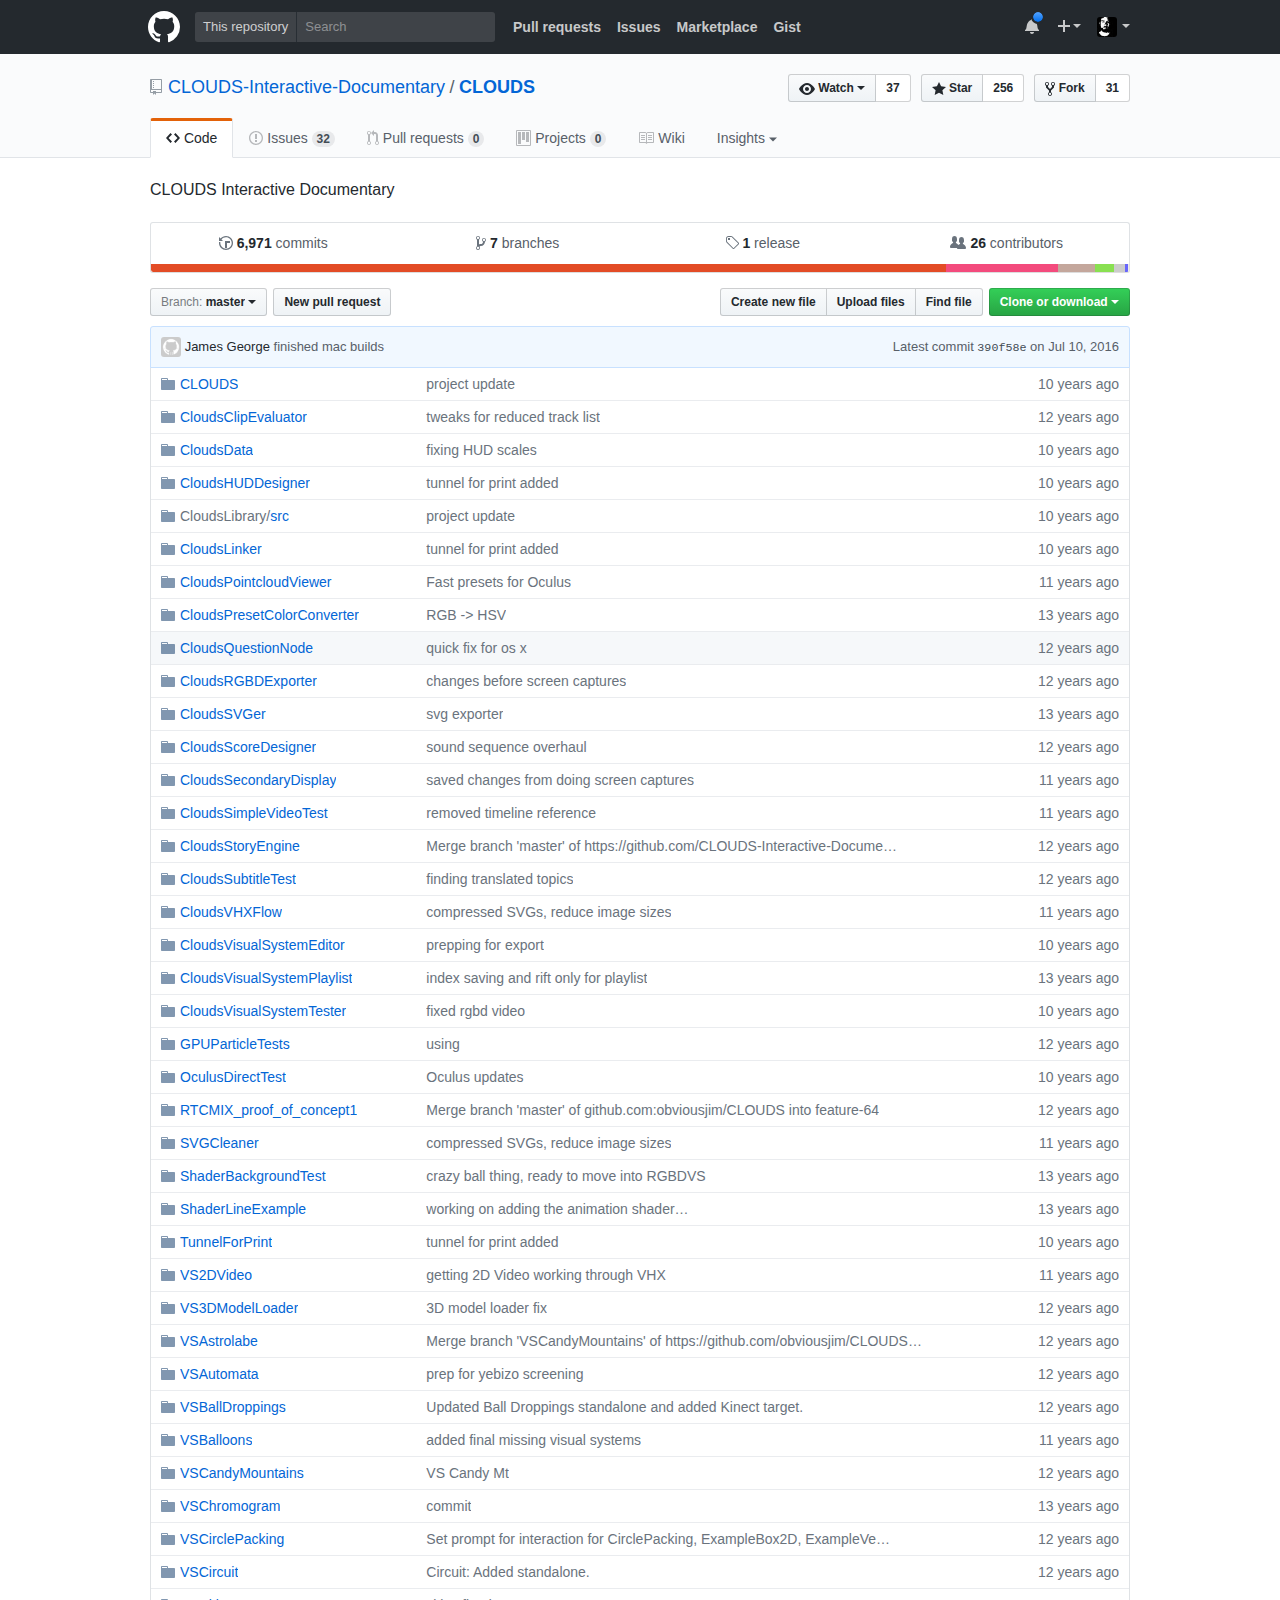
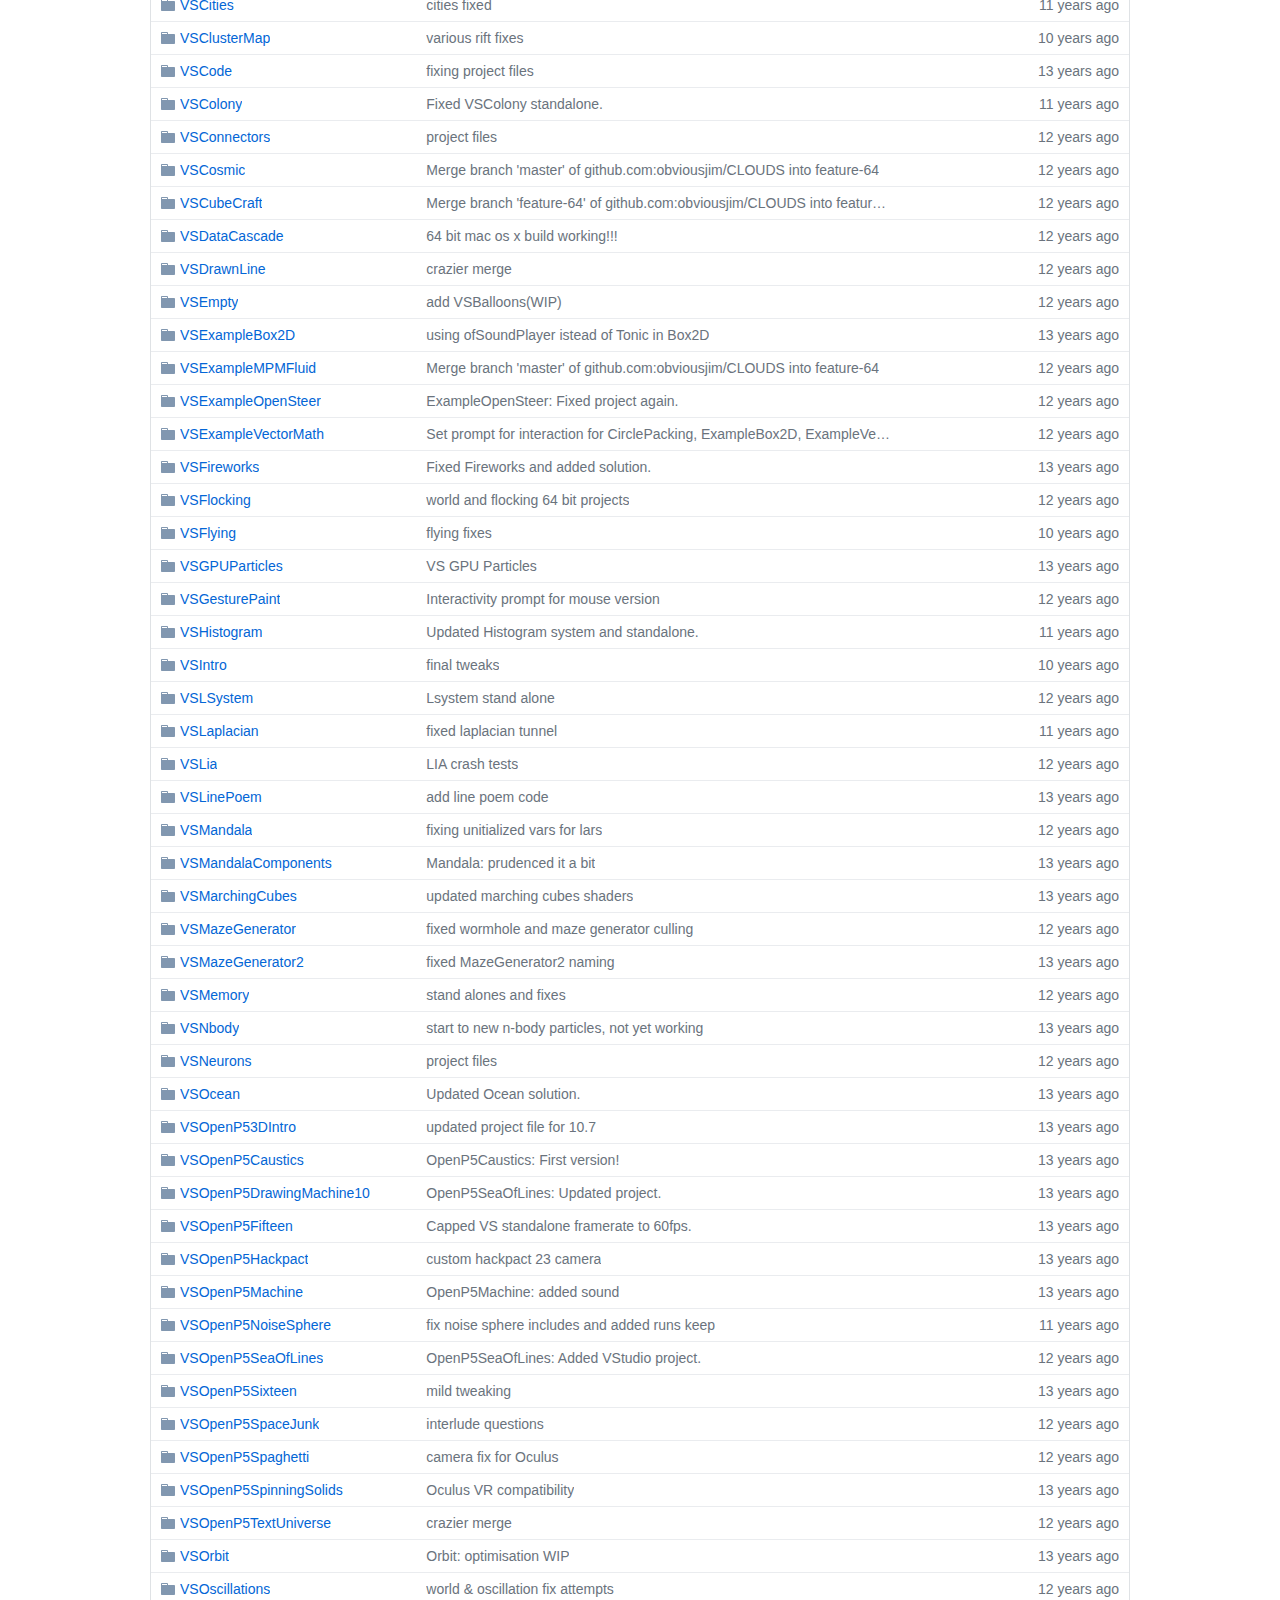
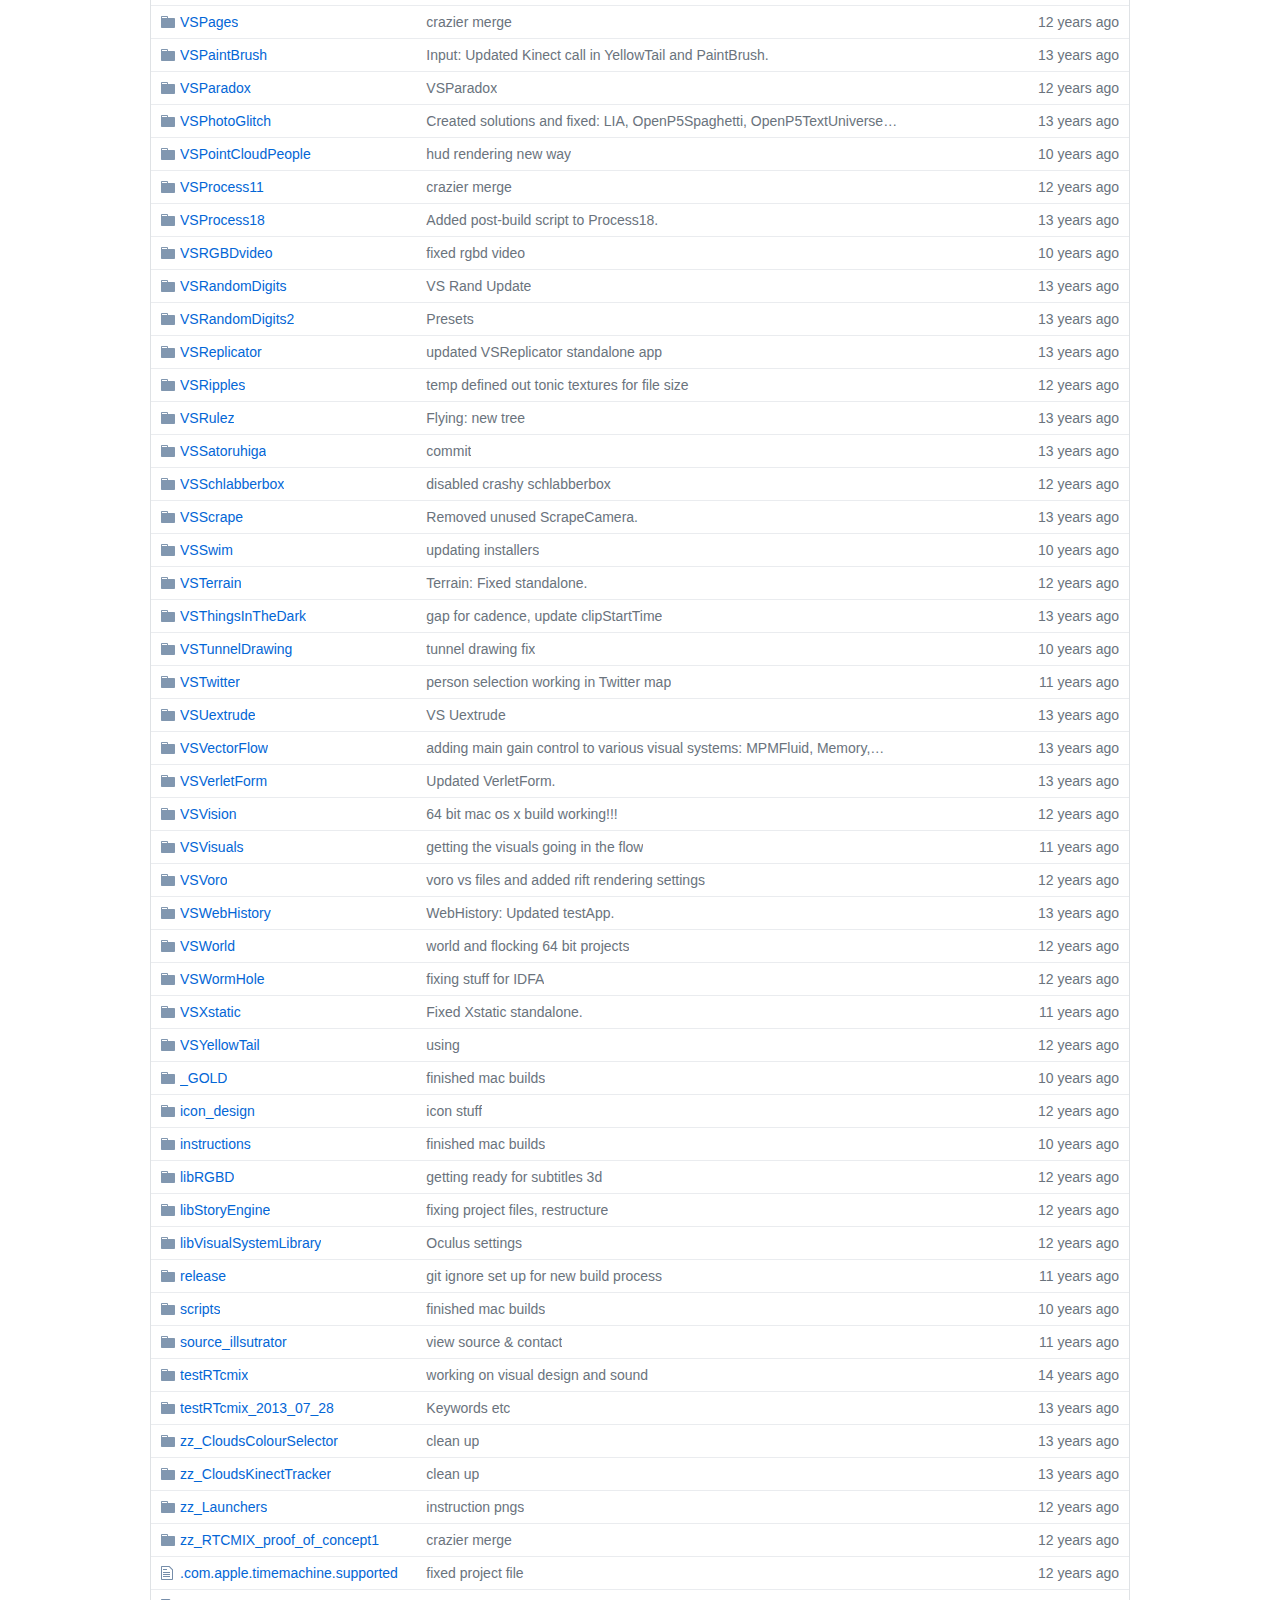
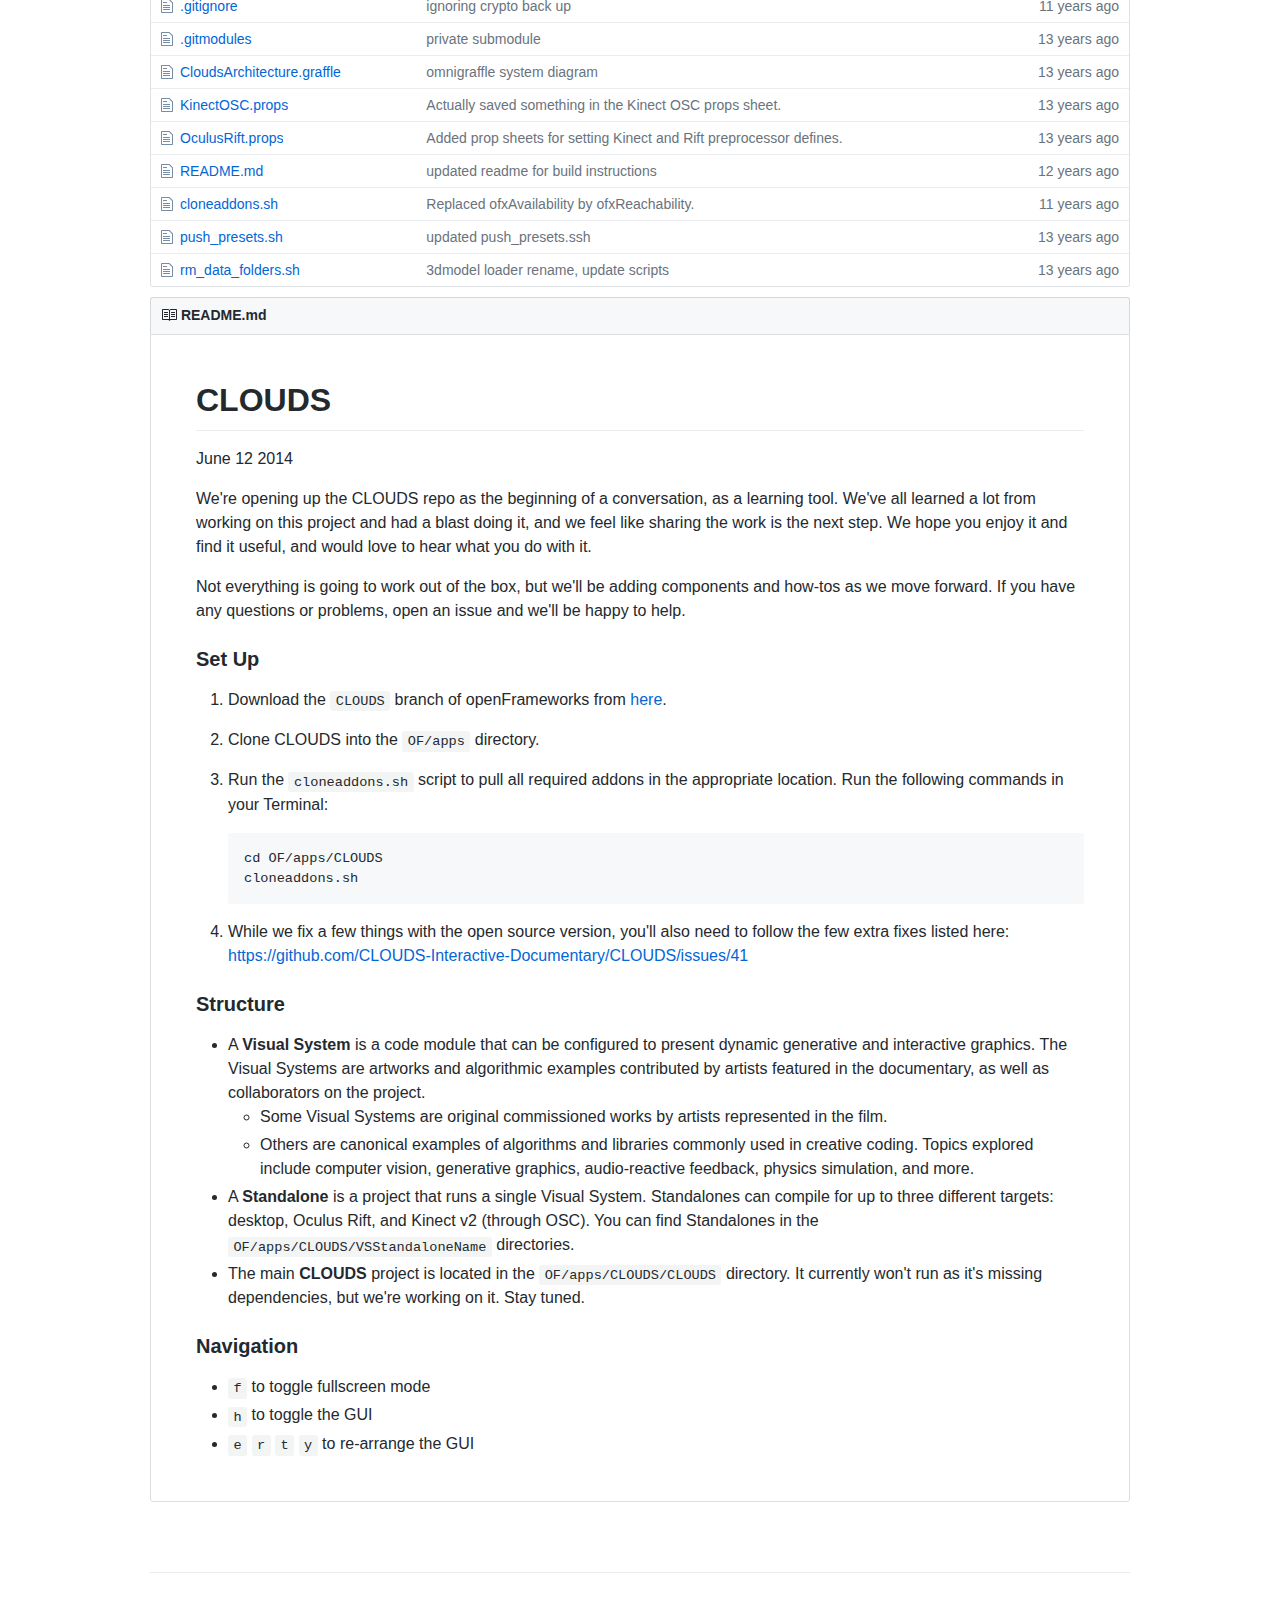
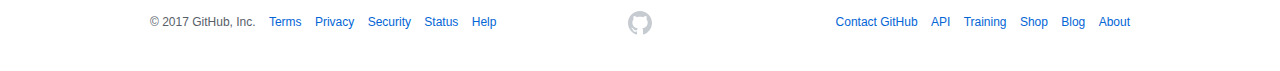
<file: docs/clouds.html>
<!DOCTYPE html>
<!-- saved from url=(0056)https://github.com/CLOUDS-Interactive-Documentary/CLOUDS -->
<html lang="en"><head><meta http-equiv="Content-Type" content="text/html; charset=UTF-8">
    
  <link rel="dns-prefetch" href="https://assets-cdn.github.com/">
  <link rel="dns-prefetch" href="https://avatars0.githubusercontent.com/">
  <link rel="dns-prefetch" href="https://avatars1.githubusercontent.com/">
  <link rel="dns-prefetch" href="https://avatars2.githubusercontent.com/">
  <link rel="dns-prefetch" href="https://avatars3.githubusercontent.com/">
  <link rel="dns-prefetch" href="https://github-cloud.s3.amazonaws.com/">
  <link rel="dns-prefetch" href="https://user-images.githubusercontent.com/">



  <link crossorigin="anonymous" href="./clouds_files/frameworks-e04a23d39bf81b7db3c635177756ef51bc171feb440be9e174933c6eb56382da.css" integrity="sha256-4Eoj05v4G32zxjUXd1bvUbwXH+tEC+nhdJM8brVjgto=" media="all" rel="stylesheet">
  <link crossorigin="anonymous" href="./clouds_files/github-df2cdfc6957e3fbd42155d8b95bb109f6d4e35768227a2401b9b6ea5bfb88e83.css" integrity="sha256-3yzfxpV+P71CFV2LlbsQn21ONXaCJ6JAG5tupb+4joM=" media="all" rel="stylesheet">
  
  
  
  

  <meta name="viewport" content="width=device-width">
  
  <title>CLOUDS-Interactive-Documentary/CLOUDS: CLOUDS Interactive Documentary</title>
  <link rel="search" type="application/opensearchdescription+xml" href="https://github.com/opensearch.xml" title="GitHub">
  <link rel="fluid-icon" href="https://github.com/fluidicon.png" title="GitHub">
  <meta property="fb:app_id" content="1401488693436528">

    
    <meta content="https://avatars1.githubusercontent.com/u/5069000?v=3&amp;s=400" property="og:image"><meta content="GitHub" property="og:site_name"><meta content="object" property="og:type"><meta content="CLOUDS-Interactive-Documentary/CLOUDS" property="og:title"><meta content="https://github.com/CLOUDS-Interactive-Documentary/CLOUDS" property="og:url"><meta content="CLOUDS Interactive Documentary" property="og:description">

  <link rel="assets" href="https://assets-cdn.github.com/">
  <link rel="web-socket" href="wss://live.github.com/_sockets/VjI6MTg0ODQzNDg4OjAyMmU2NzhiZTdiNDA0YjRhMzI4ZDJmZDk2NjY2NGE3ZmMxMWZkYzUyYjQ1MGE2ZDBlMjA2Yzc4NWUyMzRkNzE=--5015c8144917874e372c6949e80981c29f1598b3">
  <meta name="pjax-timeout" content="1000">
  <link rel="sudo-modal" href="https://github.com/sessions/sudo_modal">
  <meta name="request-id" content="C8FE:260F8:7110A39:A17BB16:595D121D" data-pjax-transient="">
  

  <meta name="selected-link" value="repo_source" data-pjax-transient="">

  <meta name="google-site-verification" content="KT5gs8h0wvaagLKAVWq8bbeNwnZZK1r1XQysX3xurLU">
<meta name="google-site-verification" content="ZzhVyEFwb7w3e0-uOTltm8Jsck2F5StVihD0exw2fsA">
    <meta name="google-analytics" content="UA-3769691-2">

<meta content="collector.githubapp.com" name="octolytics-host"><meta content="github" name="octolytics-app-id"><meta content="https://collector.githubapp.com/github-external/browser_event" name="octolytics-event-url"><meta content="C8FE:260F8:7110A39:A17BB16:595D121D" name="octolytics-dimension-request_id"><meta content="iad" name="octolytics-dimension-region_edge"><meta content="iad" name="octolytics-dimension-region_render"><meta content="2406897" name="octolytics-actor-id"><meta content="michaelpalumbo" name="octolytics-actor-login"><meta content="720e37a6df46f4b21d6b7cefc7ba5dbfbbc3fd5930fb9c20f985936a64243bfe" name="octolytics-actor-hash">
<meta content="/&lt;user-name&gt;/&lt;repo-name&gt;" data-pjax-transient="true" name="analytics-location">




  <meta class="js-ga-set" name="dimension1" content="Logged In">


  

      <meta name="hostname" content="github.com">
  <meta name="user-login" content="michaelpalumbo">

      <meta name="expected-hostname" content="github.com">
    <meta name="js-proxy-site-detection-payload" content="[base64]">


  <meta name="html-safe-nonce" content="f5ea5a88bce3b6066191dd44d3f1c06060e5b941">

  <meta http-equiv="x-pjax-version" content="5f2a50b25f18037ccf3b270fcbd1ae10">
  

      <link href="https://github.com/CLOUDS-Interactive-Documentary/CLOUDS/commits/master.atom" rel="alternate" title="Recent Commits to CLOUDS:master" type="application/atom+xml">

  <meta name="description" content="CLOUDS Interactive Documentary">
  <meta name="go-import" content="github.com/CLOUDS-Interactive-Documentary/CLOUDS git https://github.com/CLOUDS-Interactive-Documentary/CLOUDS.git">

  <meta content="5069000" name="octolytics-dimension-user_id"><meta content="CLOUDS-Interactive-Documentary" name="octolytics-dimension-user_login"><meta content="20775851" name="octolytics-dimension-repository_id"><meta content="CLOUDS-Interactive-Documentary/CLOUDS" name="octolytics-dimension-repository_nwo"><meta content="true" name="octolytics-dimension-repository_public"><meta content="false" name="octolytics-dimension-repository_is_fork"><meta content="20775851" name="octolytics-dimension-repository_network_root_id"><meta content="CLOUDS-Interactive-Documentary/CLOUDS" name="octolytics-dimension-repository_network_root_nwo"><meta content="false" name="octolytics-dimension-repository_explore_github_marketplace_ci_cta_shown">


    <link rel="canonical" href="https://github.com/CLOUDS-Interactive-Documentary/CLOUDS" data-pjax-transient="">


  <meta name="browser-stats-url" content="https://api.github.com/_private/browser/stats">

  <meta name="browser-errors-url" content="https://api.github.com/_private/browser/errors">

  <link rel="mask-icon" href="https://assets-cdn.github.com/pinned-octocat.svg" color="#000000">
  <link rel="icon" type="image/x-icon" href="https://assets-cdn.github.com/favicon.ico">

<meta name="theme-color" content="#1e2327">


  <meta name="u2f-support" content="true">

  <style id="style-1-cropbar-clipper">/* Copyright 2014 Evernote Corporation. All rights reserved. */
.en-markup-crop-options {
    top: 18px !important;
    left: 50% !important;
    margin-left: -100px !important;
    width: 200px !important;
    border: 2px rgba(255,255,255,.38) solid !important;
    border-radius: 4px !important;
}

.en-markup-crop-options div div:first-of-type {
    margin-left: 0px !important;
}
</style></head>

  <body class="logged-in env-production emoji-size-boost">
    



  <div class="position-relative js-header-wrapper ">
    <a href="https://github.com/CLOUDS-Interactive-Documentary/CLOUDS#start-of-content" tabindex="1" class="bg-black text-white p-3 show-on-focus js-skip-to-content">Skip to content</a>
    <div id="js-pjax-loader-bar" class="pjax-loader-bar"><div class="progress"></div></div>

    
    
    



        
<div class="header" role="banner">
  <div class="container clearfix">
    <a class="header-logo-invertocat" href="https://github.com/" data-hotkey="g d" aria-label="Homepage" data-ga-click="Header, go to dashboard, icon:logo">
  <svg aria-hidden="true" class="octicon octicon-mark-github" height="32" version="1.1" viewBox="0 0 16 16" width="32"><path fill-rule="evenodd" d="M8 0C3.58 0 0 3.58 0 8c0 3.54 2.29 6.53 5.47 7.59.4.07.55-.17.55-.38 0-.19-.01-.82-.01-1.49-2.01.37-2.53-.49-2.69-.94-.09-.23-.48-.94-.82-1.13-.28-.15-.68-.52-.01-.53.63-.01 1.08.58 1.23.82.72 1.21 1.87.87 2.33.66.07-.52.28-.87.51-1.07-1.78-.2-3.64-.89-3.64-3.95 0-.87.31-1.59.82-2.15-.08-.2-.36-1.02.08-2.12 0 0 .67-.21 2.2.82.64-.18 1.32-.27 2-.27.68 0 1.36.09 2 .27 1.53-1.04 2.2-.82 2.2-.82.44 1.1.16 1.92.08 2.12.51.56.82 1.27.82 2.15 0 3.07-1.87 3.75-3.65 3.95.29.25.54.73.54 1.48 0 1.07-.01 1.93-.01 2.2 0 .21.15.46.55.38A8.013 8.013 0 0 0 16 8c0-4.42-3.58-8-8-8z"></path></svg>
</a>


        <div class="header-search scoped-search site-scoped-search js-site-search" role="search">
  <!-- '"` --><!-- </textarea></xmp> --><form accept-charset="UTF-8" action="https://github.com/CLOUDS-Interactive-Documentary/CLOUDS/search" class="js-site-search-form" data-scoped-search-url="/CLOUDS-Interactive-Documentary/CLOUDS/search" data-unscoped-search-url="/search" method="get"><div style="margin:0;padding:0;display:inline"><input name="utf8" type="hidden" value="✓"></div>
    <label class="form-control header-search-wrapper js-chromeless-input-container">
        <a href="https://github.com/CLOUDS-Interactive-Documentary/CLOUDS" class="header-search-scope no-underline">This repository</a>
      <input type="text" class="form-control header-search-input js-site-search-focus js-site-search-field is-clearable" data-hotkey="s" name="q" value="" placeholder="Search" aria-label="Search this repository" data-unscoped-placeholder="Search GitHub" data-scoped-placeholder="Search" autocapitalize="off">
        <input type="hidden" class="js-site-search-type-field" name="type">
    </label>
</form></div>


      <ul class="header-nav float-left" role="navigation">
        <li class="header-nav-item">
          <a href="https://github.com/pulls" aria-label="Pull requests you created" class="js-selected-navigation-item header-nav-link" data-ga-click="Header, click, Nav menu - item:pulls context:user" data-hotkey="g p" data-selected-links="/pulls /pulls/assigned /pulls/mentioned /pulls">
            Pull requests
</a>        </li>
        <li class="header-nav-item">
          <a href="https://github.com/issues" aria-label="Issues you created" class="js-selected-navigation-item header-nav-link" data-ga-click="Header, click, Nav menu - item:issues context:user" data-hotkey="g i" data-selected-links="/issues /issues/assigned /issues/mentioned /issues">
            Issues
</a>        </li>
            <li class="header-nav-item">
              <a href="https://github.com/marketplace" class="js-selected-navigation-item header-nav-link" data-ga-click="Header, click, Nav menu - item:marketplace context:user" data-selected-links=" /marketplace">
                Marketplace
</a>            </li>
          <li class="header-nav-item">
            <a class="header-nav-link" href="https://gist.github.com/" data-ga-click="Header, go to gist, text:gist">Gist</a>
          </li>
      </ul>

    
<ul class="header-nav user-nav float-right" id="user-links">
  <li class="header-nav-item">
    
    <a href="https://github.com/notifications" aria-label="You have unread notifications" class="header-nav-link notification-indicator tooltipped tooltipped-s js-socket-channel js-notification-indicator " data-channel="notification-changed:2406897" data-ga-click="Header, go to notifications, icon:unread" data-hotkey="g n">
        <span class="mail-status unread"></span>
        <svg aria-hidden="true" class="octicon octicon-bell float-left" height="16" version="1.1" viewBox="0 0 14 16" width="14"><path fill-rule="evenodd" d="M14 12v1H0v-1l.73-.58c.77-.77.81-2.55 1.19-4.42C2.69 3.23 6 2 6 2c0-.55.45-1 1-1s1 .45 1 1c0 0 3.39 1.23 4.16 5 .38 1.88.42 3.66 1.19 4.42l.66.58H14zm-7 4c1.11 0 2-.89 2-2H5c0 1.11.89 2 2 2z"></path></svg>
</a>
  </li>

  <li class="header-nav-item dropdown js-menu-container">
    <a class="header-nav-link tooltipped tooltipped-s js-menu-target" href="https://github.com/new" aria-label="Create new…" aria-expanded="false" aria-haspopup="true" data-ga-click="Header, create new, icon:add">
      <svg aria-hidden="true" class="octicon octicon-plus float-left" height="16" version="1.1" viewBox="0 0 12 16" width="12"><path fill-rule="evenodd" d="M12 9H7v5H5V9H0V7h5V2h2v5h5z"></path></svg>
      <span class="dropdown-caret"></span>
    </a>

    <div class="dropdown-menu-content js-menu-content">
      <ul class="dropdown-menu dropdown-menu-sw">
        
<a class="dropdown-item" href="https://github.com/new" data-ga-click="Header, create new repository">
  New repository
</a>

  <a class="dropdown-item" href="https://github.com/new/import" data-ga-click="Header, import a repository">
    Import repository
  </a>

<a class="dropdown-item" href="https://gist.github.com/" data-ga-click="Header, create new gist">
  New gist
</a>

  <a class="dropdown-item" href="https://github.com/organizations/new" data-ga-click="Header, create new organization">
    New organization
  </a>



  <div class="dropdown-divider"></div>
  <div class="dropdown-header">
    <span title="CLOUDS-Interactive-Documentary/CLOUDS">This repository</span>
  </div>
    <a class="dropdown-item" href="https://github.com/CLOUDS-Interactive-Documentary/CLOUDS/issues/new" data-ga-click="Header, create new issue">
      New issue
    </a>

      </ul>
    </div>
  </li>

  <li class="header-nav-item dropdown js-menu-container">
    <a class="header-nav-link name tooltipped tooltipped-sw js-menu-target" href="https://github.com/michaelpalumbo" aria-label="View profile and more" aria-expanded="false" aria-haspopup="true" data-ga-click="Header, show menu, icon:avatar">
      <img alt="@michaelpalumbo" class="avatar" src="./clouds_files/2406897" height="20" width="20">
      <span class="dropdown-caret"></span>
    </a>

    <div class="dropdown-menu-content js-menu-content">
      <div class="dropdown-menu dropdown-menu-sw">
        <div class="dropdown-header header-nav-current-user css-truncate">
          Signed in as <strong class="css-truncate-target">michaelpalumbo</strong>
        </div>

        <div class="dropdown-divider"></div>

        <a class="dropdown-item" href="https://github.com/michaelpalumbo" data-ga-click="Header, go to profile, text:your profile">
          Your profile
        </a>
        <a class="dropdown-item" href="https://github.com/michaelpalumbo?tab=stars" data-ga-click="Header, go to starred repos, text:your stars">
          Your stars
        </a>
        <a class="dropdown-item" href="https://github.com/explore" data-ga-click="Header, go to explore, text:explore">
          Explore
        </a>
        <a class="dropdown-item" href="https://help.github.com/" data-ga-click="Header, go to help, text:help">
          Help
        </a>

        <div class="dropdown-divider"></div>

        <a class="dropdown-item" href="https://github.com/settings/profile" data-ga-click="Header, go to settings, icon:settings">
          Settings
        </a>

        <!-- '"` --><!-- </textarea></xmp> --><form accept-charset="UTF-8" action="https://github.com/logout" class="logout-form" method="post"><div style="margin:0;padding:0;display:inline"><input name="utf8" type="hidden" value="✓"><input name="authenticity_token" type="hidden" value="PfZUe2WSnVr6yYBvQIUM/Aajftg0FwBGONEh34z9PYXcZSlCISotOLgQ3Vtv/+TRWPwt4Pcm+fLmp/302FaYgg=="></div>
          <button type="submit" class="dropdown-item dropdown-signout" data-ga-click="Header, sign out, icon:logout">
            Sign out
          </button>
</form>      </div>
    </div>
  </li>
</ul>


    <!-- '"` --><!-- </textarea></xmp> --><form accept-charset="UTF-8" action="https://github.com/logout" class="sr-only right-0" method="post"><div style="margin:0;padding:0;display:inline"><input name="utf8" type="hidden" value="✓"><input name="authenticity_token" type="hidden" value="GM6pXZz+TjaU/okUo8jtkG7Ekojj49S1YdVeqtghYs/5XdRk2Eb+VNYn1CCMsgW9MJvBsCDSLQG/o4KBjIrHyA=="></div>
      <button type="submit" class="dropdown-item dropdown-signout" data-ga-click="Header, sign out, icon:logout">
        Sign out
      </button>
</form>  </div>
</div>


      

  </div>

  <div id="start-of-content" class="show-on-focus"></div>

    <div id="js-flash-container">
</div>



  <div role="main">
        <div itemscope="" itemtype="http://schema.org/SoftwareSourceCode">
    <div id="js-repo-pjax-container" data-pjax-container="">
      


  


    <div class="pagehead repohead instapaper_ignore readability-menu experiment-repo-nav">
      <div class="container repohead-details-container">

        <ul class="pagehead-actions">
  <li>
        <!-- '"` --><!-- </textarea></xmp> --><form accept-charset="UTF-8" action="https://github.com/notifications/subscribe" class="js-social-container" data-autosubmit="true" data-remote="true" method="post"><div style="margin:0;padding:0;display:inline"><input name="utf8" type="hidden" value="✓"><input name="authenticity_token" type="hidden" value="bWWMCgtOyN7OhJgAX29c/5f8jgRaj9zbYJ8yI2jMvobmgs+W5MgP5n3QuAJLhRer4SgMJ8UQhLIPTv/W2U1W5A=="></div>      <input class="form-control" id="repository_id" name="repository_id" type="hidden" value="20775851">

        <div class="select-menu js-menu-container js-select-menu">
          <a href="https://github.com/CLOUDS-Interactive-Documentary/CLOUDS/subscription" class="btn btn-sm btn-with-count select-menu-button js-menu-target" role="button" aria-haspopup="true" aria-expanded="false" aria-label="Toggle repository notifications menu" data-ga-click="Repository, click Watch settings, action:files#disambiguate">
            <span class="js-select-button">
                <svg aria-hidden="true" class="octicon octicon-eye" height="16" version="1.1" viewBox="0 0 16 16" width="16"><path fill-rule="evenodd" d="M8.06 2C3 2 0 8 0 8s3 6 8.06 6C13 14 16 8 16 8s-3-6-7.94-6zM8 12c-2.2 0-4-1.78-4-4 0-2.2 1.8-4 4-4 2.22 0 4 1.8 4 4 0 2.22-1.78 4-4 4zm2-4c0 1.11-.89 2-2 2-1.11 0-2-.89-2-2 0-1.11.89-2 2-2 1.11 0 2 .89 2 2z"></path></svg>
                Watch
            </span>
          </a>
            <a class="social-count js-social-count" href="https://github.com/CLOUDS-Interactive-Documentary/CLOUDS/watchers" aria-label="37 users are watching this repository">
              37
            </a>

        <div class="select-menu-modal-holder">
          <div class="select-menu-modal subscription-menu-modal js-menu-content">
            <div class="select-menu-header js-navigation-enable" tabindex="-1">
              <svg aria-label="Close" class="octicon octicon-x js-menu-close" height="16" role="img" version="1.1" viewBox="0 0 12 16" width="12"><path fill-rule="evenodd" d="M7.48 8l3.75 3.75-1.48 1.48L6 9.48l-3.75 3.75-1.48-1.48L4.52 8 .77 4.25l1.48-1.48L6 6.52l3.75-3.75 1.48 1.48z"></path></svg>
              <span class="select-menu-title">Notifications</span>
            </div>

              <div class="select-menu-list js-navigation-container" role="menu">

                <div class="select-menu-item js-navigation-item selected" role="menuitem" tabindex="0">
                  <svg aria-hidden="true" class="octicon octicon-check select-menu-item-icon" height="16" version="1.1" viewBox="0 0 12 16" width="12"><path fill-rule="evenodd" d="M12 5l-8 8-4-4 1.5-1.5L4 10l6.5-6.5z"></path></svg>
                  <div class="select-menu-item-text">
                    <input checked="checked" id="do_included" name="do" type="radio" value="included">
                    <span class="select-menu-item-heading">Not watching</span>
                    <span class="description">Be notified when participating or @mentioned.</span>
                    <span class="js-select-button-text hidden-select-button-text">
                      <svg aria-hidden="true" class="octicon octicon-eye" height="16" version="1.1" viewBox="0 0 16 16" width="16"><path fill-rule="evenodd" d="M8.06 2C3 2 0 8 0 8s3 6 8.06 6C13 14 16 8 16 8s-3-6-7.94-6zM8 12c-2.2 0-4-1.78-4-4 0-2.2 1.8-4 4-4 2.22 0 4 1.8 4 4 0 2.22-1.78 4-4 4zm2-4c0 1.11-.89 2-2 2-1.11 0-2-.89-2-2 0-1.11.89-2 2-2 1.11 0 2 .89 2 2z"></path></svg>
                      Watch
                    </span>
                  </div>
                </div>

                <div class="select-menu-item js-navigation-item " role="menuitem" tabindex="0">
                  <svg aria-hidden="true" class="octicon octicon-check select-menu-item-icon" height="16" version="1.1" viewBox="0 0 12 16" width="12"><path fill-rule="evenodd" d="M12 5l-8 8-4-4 1.5-1.5L4 10l6.5-6.5z"></path></svg>
                  <div class="select-menu-item-text">
                    <input id="do_subscribed" name="do" type="radio" value="subscribed">
                    <span class="select-menu-item-heading">Watching</span>
                    <span class="description">Be notified of all conversations.</span>
                    <span class="js-select-button-text hidden-select-button-text">
                      <svg aria-hidden="true" class="octicon octicon-eye" height="16" version="1.1" viewBox="0 0 16 16" width="16"><path fill-rule="evenodd" d="M8.06 2C3 2 0 8 0 8s3 6 8.06 6C13 14 16 8 16 8s-3-6-7.94-6zM8 12c-2.2 0-4-1.78-4-4 0-2.2 1.8-4 4-4 2.22 0 4 1.8 4 4 0 2.22-1.78 4-4 4zm2-4c0 1.11-.89 2-2 2-1.11 0-2-.89-2-2 0-1.11.89-2 2-2 1.11 0 2 .89 2 2z"></path></svg>
                        Unwatch
                    </span>
                  </div>
                </div>

                <div class="select-menu-item js-navigation-item " role="menuitem" tabindex="0">
                  <svg aria-hidden="true" class="octicon octicon-check select-menu-item-icon" height="16" version="1.1" viewBox="0 0 12 16" width="12"><path fill-rule="evenodd" d="M12 5l-8 8-4-4 1.5-1.5L4 10l6.5-6.5z"></path></svg>
                  <div class="select-menu-item-text">
                    <input id="do_ignore" name="do" type="radio" value="ignore">
                    <span class="select-menu-item-heading">Ignoring</span>
                    <span class="description">Never be notified.</span>
                    <span class="js-select-button-text hidden-select-button-text">
                      <svg aria-hidden="true" class="octicon octicon-mute" height="16" version="1.1" viewBox="0 0 16 16" width="16"><path fill-rule="evenodd" d="M8 2.81v10.38c0 .67-.81 1-1.28.53L3 10H1c-.55 0-1-.45-1-1V7c0-.55.45-1 1-1h2l3.72-3.72C7.19 1.81 8 2.14 8 2.81zm7.53 3.22l-1.06-1.06-1.97 1.97-1.97-1.97-1.06 1.06L11.44 8 9.47 9.97l1.06 1.06 1.97-1.97 1.97 1.97 1.06-1.06L13.56 8l1.97-1.97z"></path></svg>
                        Stop ignoring
                    </span>
                  </div>
                </div>

              </div>

            </div>
          </div>
        </div>
</form>
  </li>

  <li>
    
  <div class="js-toggler-container js-social-container starring-container ">
    <!-- '"` --><!-- </textarea></xmp> --><form accept-charset="UTF-8" action="https://github.com/CLOUDS-Interactive-Documentary/CLOUDS/unstar" class="starred" data-remote="true" method="post"><div style="margin:0;padding:0;display:inline"><input name="utf8" type="hidden" value="✓"><input name="authenticity_token" type="hidden" value="mi4EBNLbYj17XvYySp8ZA/cC/YHt5yXX8kXpUAy5n3hdTyseuETuiSD8tT8uleWb4iAcoTtCS7pzXDEB3HLOnA=="></div>
      <button type="submit" class="btn btn-sm btn-with-count js-toggler-target" aria-label="Unstar this repository" title="Unstar CLOUDS-Interactive-Documentary/CLOUDS" data-ga-click="Repository, click unstar button, action:files#disambiguate; text:Unstar">
        <svg aria-hidden="true" class="octicon octicon-star" height="16" version="1.1" viewBox="0 0 14 16" width="14"><path fill-rule="evenodd" d="M14 6l-4.9-.64L7 1 4.9 5.36 0 6l3.6 3.26L2.67 14 7 11.67 11.33 14l-.93-4.74z"></path></svg>
        Unstar
      </button>
        <a class="social-count js-social-count" href="https://github.com/CLOUDS-Interactive-Documentary/CLOUDS/stargazers" aria-label="256 users starred this repository">
          256
        </a>
</form>
    <!-- '"` --><!-- </textarea></xmp> --><form accept-charset="UTF-8" action="https://github.com/CLOUDS-Interactive-Documentary/CLOUDS/star" class="unstarred" data-remote="true" method="post"><div style="margin:0;padding:0;display:inline"><input name="utf8" type="hidden" value="✓"><input name="authenticity_token" type="hidden" value="wCNcDOxJgXqBtW3y6oqcdv9lMEW3fhf8lhdaXn9T+HKMBuHeW1lmt+tZ2ktm5B5uDqX2acihl4RHz3CfQzqPzA=="></div>
      <button type="submit" class="btn btn-sm btn-with-count js-toggler-target" aria-label="Star this repository" title="Star CLOUDS-Interactive-Documentary/CLOUDS" data-ga-click="Repository, click star button, action:files#disambiguate; text:Star">
        <svg aria-hidden="true" class="octicon octicon-star" height="16" version="1.1" viewBox="0 0 14 16" width="14"><path fill-rule="evenodd" d="M14 6l-4.9-.64L7 1 4.9 5.36 0 6l3.6 3.26L2.67 14 7 11.67 11.33 14l-.93-4.74z"></path></svg>
        Star
      </button>
        <a class="social-count js-social-count" href="https://github.com/CLOUDS-Interactive-Documentary/CLOUDS/stargazers" aria-label="256 users starred this repository">
          256
        </a>
</form>  </div>

  </li>

  <li>
          <a href="https://github.com/CLOUDS-Interactive-Documentary/CLOUDS#fork-destination-box" class="btn btn-sm btn-with-count" title="Fork your own copy of CLOUDS-Interactive-Documentary/CLOUDS to your account" aria-label="Fork your own copy of CLOUDS-Interactive-Documentary/CLOUDS to your account" rel="facebox" data-ga-click="Repository, show fork modal, action:files#disambiguate; text:Fork">
              <svg aria-hidden="true" class="octicon octicon-repo-forked" height="16" version="1.1" viewBox="0 0 10 16" width="10"><path fill-rule="evenodd" d="M8 1a1.993 1.993 0 0 0-1 3.72V6L5 8 3 6V4.72A1.993 1.993 0 0 0 2 1a1.993 1.993 0 0 0-1 3.72V6.5l3 3v1.78A1.993 1.993 0 0 0 5 15a1.993 1.993 0 0 0 1-3.72V9.5l3-3V4.72A1.993 1.993 0 0 0 8 1zM2 4.2C1.34 4.2.8 3.65.8 3c0-.65.55-1.2 1.2-1.2.65 0 1.2.55 1.2 1.2 0 .65-.55 1.2-1.2 1.2zm3 10c-.66 0-1.2-.55-1.2-1.2 0-.65.55-1.2 1.2-1.2.65 0 1.2.55 1.2 1.2 0 .65-.55 1.2-1.2 1.2zm3-10c-.66 0-1.2-.55-1.2-1.2 0-.65.55-1.2 1.2-1.2.65 0 1.2.55 1.2 1.2 0 .65-.55 1.2-1.2 1.2z"></path></svg>
            Fork
          </a>

          <div id="fork-destination-box" style="display: none;">
            <h2 class="facebox-header" data-facebox-id="facebox-header">Where should we fork this repository?</h2>
            <include-fragment src="" class="js-fork-select-fragment fork-select-fragment" data-url="/CLOUDS-Interactive-Documentary/CLOUDS/fork?fragment=1">
              <img alt="Loading" height="64" src="./clouds_files/octocat-spinner-128.gif" width="64">
            </include-fragment>
          </div>

    <a href="https://github.com/CLOUDS-Interactive-Documentary/CLOUDS/network" class="social-count" aria-label="31 users forked this repository">
      31
    </a>
  </li>
</ul>

        <h1 class="public ">
  <svg aria-hidden="true" class="octicon octicon-repo" height="16" version="1.1" viewBox="0 0 12 16" width="12"><path fill-rule="evenodd" d="M4 9H3V8h1v1zm0-3H3v1h1V6zm0-2H3v1h1V4zm0-2H3v1h1V2zm8-1v12c0 .55-.45 1-1 1H6v2l-1.5-1.5L3 16v-2H1c-.55 0-1-.45-1-1V1c0-.55.45-1 1-1h10c.55 0 1 .45 1 1zm-1 10H1v2h2v-1h3v1h5v-2zm0-10H2v9h9V1z"></path></svg>
  <span class="author" itemprop="author"><a href="https://github.com/CLOUDS-Interactive-Documentary" class="url fn" rel="author">CLOUDS-Interactive-Documentary</a></span><!--
--><span class="path-divider">/</span><!--
--><strong itemprop="name"><a href="https://github.com/CLOUDS-Interactive-Documentary/CLOUDS" data-pjax="#js-repo-pjax-container">CLOUDS</a></strong>

</h1>

      </div>
      <div class="container">
        
<nav class="reponav js-repo-nav js-sidenav-container-pjax" itemscope="" itemtype="http://schema.org/BreadcrumbList" role="navigation" data-pjax="#js-repo-pjax-container">

  <span itemscope="" itemtype="http://schema.org/ListItem" itemprop="itemListElement">
    <a href="https://github.com/CLOUDS-Interactive-Documentary/CLOUDS" class="js-selected-navigation-item selected reponav-item" data-hotkey="g c" data-selected-links="repo_source repo_downloads repo_commits repo_releases repo_tags repo_branches /CLOUDS-Interactive-Documentary/CLOUDS" itemprop="url">
      <svg aria-hidden="true" class="octicon octicon-code" height="16" version="1.1" viewBox="0 0 14 16" width="14"><path fill-rule="evenodd" d="M9.5 3L8 4.5 11.5 8 8 11.5 9.5 13 14 8 9.5 3zm-5 0L0 8l4.5 5L6 11.5 2.5 8 6 4.5 4.5 3z"></path></svg>
      <span itemprop="name">Code</span>
      <meta itemprop="position" content="1">
</a>  </span>

    <span itemscope="" itemtype="http://schema.org/ListItem" itemprop="itemListElement">
      <a href="https://github.com/CLOUDS-Interactive-Documentary/CLOUDS/issues" class="js-selected-navigation-item reponav-item" data-hotkey="g i" data-selected-links="repo_issues repo_labels repo_milestones /CLOUDS-Interactive-Documentary/CLOUDS/issues" itemprop="url">
        <svg aria-hidden="true" class="octicon octicon-issue-opened" height="16" version="1.1" viewBox="0 0 14 16" width="14"><path fill-rule="evenodd" d="M7 2.3c3.14 0 5.7 2.56 5.7 5.7s-2.56 5.7-5.7 5.7A5.71 5.71 0 0 1 1.3 8c0-3.14 2.56-5.7 5.7-5.7zM7 1C3.14 1 0 4.14 0 8s3.14 7 7 7 7-3.14 7-7-3.14-7-7-7zm1 3H6v5h2V4zm0 6H6v2h2v-2z"></path></svg>
        <span itemprop="name">Issues</span>
        <span class="Counter">32</span>
        <meta itemprop="position" content="2">
</a>    </span>

  <span itemscope="" itemtype="http://schema.org/ListItem" itemprop="itemListElement">
    <a href="https://github.com/CLOUDS-Interactive-Documentary/CLOUDS/pulls" class="js-selected-navigation-item reponav-item" data-hotkey="g p" data-selected-links="repo_pulls /CLOUDS-Interactive-Documentary/CLOUDS/pulls" itemprop="url">
      <svg aria-hidden="true" class="octicon octicon-git-pull-request" height="16" version="1.1" viewBox="0 0 12 16" width="12"><path fill-rule="evenodd" d="M11 11.28V5c-.03-.78-.34-1.47-.94-2.06C9.46 2.35 8.78 2.03 8 2H7V0L4 3l3 3V4h1c.27.02.48.11.69.31.21.2.3.42.31.69v6.28A1.993 1.993 0 0 0 10 15a1.993 1.993 0 0 0 1-3.72zm-1 2.92c-.66 0-1.2-.55-1.2-1.2 0-.65.55-1.2 1.2-1.2.65 0 1.2.55 1.2 1.2 0 .65-.55 1.2-1.2 1.2zM4 3c0-1.11-.89-2-2-2a1.993 1.993 0 0 0-1 3.72v6.56A1.993 1.993 0 0 0 2 15a1.993 1.993 0 0 0 1-3.72V4.72c.59-.34 1-.98 1-1.72zm-.8 10c0 .66-.55 1.2-1.2 1.2-.65 0-1.2-.55-1.2-1.2 0-.65.55-1.2 1.2-1.2.65 0 1.2.55 1.2 1.2zM2 4.2C1.34 4.2.8 3.65.8 3c0-.65.55-1.2 1.2-1.2.65 0 1.2.55 1.2 1.2 0 .65-.55 1.2-1.2 1.2z"></path></svg>
      <span itemprop="name">Pull requests</span>
      <span class="Counter">0</span>
      <meta itemprop="position" content="3">
</a>  </span>

    <a href="https://github.com/CLOUDS-Interactive-Documentary/CLOUDS/projects" class="js-selected-navigation-item reponav-item" data-selected-links="repo_projects new_repo_project repo_project /CLOUDS-Interactive-Documentary/CLOUDS/projects">
      <svg aria-hidden="true" class="octicon octicon-project" height="16" version="1.1" viewBox="0 0 15 16" width="15"><path fill-rule="evenodd" d="M10 12h3V2h-3v10zm-4-2h3V2H6v8zm-4 4h3V2H2v12zm-1 1h13V1H1v14zM14 0H1a1 1 0 0 0-1 1v14a1 1 0 0 0 1 1h13a1 1 0 0 0 1-1V1a1 1 0 0 0-1-1z"></path></svg>
      Projects
      <span class="Counter">0</span>
</a>
    <a href="https://github.com/CLOUDS-Interactive-Documentary/CLOUDS/wiki" class="js-selected-navigation-item reponav-item" data-hotkey="g w" data-selected-links="repo_wiki /CLOUDS-Interactive-Documentary/CLOUDS/wiki">
      <svg aria-hidden="true" class="octicon octicon-book" height="16" version="1.1" viewBox="0 0 16 16" width="16"><path fill-rule="evenodd" d="M3 5h4v1H3V5zm0 3h4V7H3v1zm0 2h4V9H3v1zm11-5h-4v1h4V5zm0 2h-4v1h4V7zm0 2h-4v1h4V9zm2-6v9c0 .55-.45 1-1 1H9.5l-1 1-1-1H2c-.55 0-1-.45-1-1V3c0-.55.45-1 1-1h5.5l1 1 1-1H15c.55 0 1 .45 1 1zm-8 .5L7.5 3H2v9h6V3.5zm7-.5H9.5l-.5.5V12h6V3z"></path></svg>
      Wiki
</a>

    <div class="reponav-dropdown js-menu-container">
      <button type="button" class="btn-link reponav-item reponav-dropdown js-menu-target " data-no-toggle="" aria-expanded="false" aria-haspopup="true">
        Insights
        <svg aria-hidden="true" class="octicon octicon-triangle-down v-align-middle text-gray" height="11" version="1.1" viewBox="0 0 12 16" width="8"><path fill-rule="evenodd" d="M0 5l6 6 6-6z"></path></svg>
      </button>
      <div class="dropdown-menu-content js-menu-content">
        <div class="dropdown-menu dropdown-menu-sw">
          <a class="dropdown-item" href="https://github.com/CLOUDS-Interactive-Documentary/CLOUDS/pulse" data-skip-pjax="">
            <svg aria-hidden="true" class="octicon octicon-pulse" height="16" version="1.1" viewBox="0 0 14 16" width="14"><path fill-rule="evenodd" d="M11.5 8L8.8 5.4 6.6 8.5 5.5 1.6 2.38 8H0v2h3.6l.9-1.8.9 5.4L9 8.5l1.6 1.5H14V8z"></path></svg>
            Pulse
          </a>
          <a class="dropdown-item" href="https://github.com/CLOUDS-Interactive-Documentary/CLOUDS/graphs" data-skip-pjax="">
            <svg aria-hidden="true" class="octicon octicon-graph" height="16" version="1.1" viewBox="0 0 16 16" width="16"><path fill-rule="evenodd" d="M16 14v1H0V0h1v14h15zM5 13H3V8h2v5zm4 0H7V3h2v10zm4 0h-2V6h2v7z"></path></svg>
            Graphs
          </a>
        </div>
      </div>
    </div>
</nav>

      </div>
    </div>

<div class="container new-discussion-timeline experiment-repo-nav">
  <div class="repository-content">

    
  <div class="js-repo-meta-container">
  <div class="repository-meta mb-0 mb-3 js-repo-meta-edit js-details-container">
    <div class="repository-meta-content col-11 mb-1">
          <span class="col-11 text-gray-dark mr-2" itemprop="about">
            CLOUDS Interactive Documentary
          </span>
    </div>

  </div>

</div>



  <div class="overall-summary overall-summary-bottomless">
    <div class="stats-switcher-viewport js-stats-switcher-viewport">
      <div class="stats-switcher-wrapper">
      <ul class="numbers-summary">
        <li class="commits">
          <a data-pjax="" href="https://github.com/CLOUDS-Interactive-Documentary/CLOUDS/commits/master">
              <svg aria-hidden="true" class="octicon octicon-history" height="16" version="1.1" viewBox="0 0 14 16" width="14"><path fill-rule="evenodd" d="M8 13H6V6h5v2H8v5zM7 1C4.81 1 2.87 2.02 1.59 3.59L0 2v4h4L2.5 4.5C3.55 3.17 5.17 2.3 7 2.3c3.14 0 5.7 2.56 5.7 5.7s-2.56 5.7-5.7 5.7A5.71 5.71 0 0 1 1.3 8c0-.34.03-.67.09-1H.08C.03 7.33 0 7.66 0 8c0 3.86 3.14 7 7 7s7-3.14 7-7-3.14-7-7-7z"></path></svg>
              <span class="num text-emphasized">
                6,971
              </span>
              commits
          </a>
        </li>
        <li>
          <a data-pjax="" href="https://github.com/CLOUDS-Interactive-Documentary/CLOUDS/branches">
            <svg aria-hidden="true" class="octicon octicon-git-branch" height="16" version="1.1" viewBox="0 0 10 16" width="10"><path fill-rule="evenodd" d="M10 5c0-1.11-.89-2-2-2a1.993 1.993 0 0 0-1 3.72v.3c-.02.52-.23.98-.63 1.38-.4.4-.86.61-1.38.63-.83.02-1.48.16-2 .45V4.72a1.993 1.993 0 0 0-1-3.72C.88 1 0 1.89 0 3a2 2 0 0 0 1 1.72v6.56c-.59.35-1 .99-1 1.72 0 1.11.89 2 2 2 1.11 0 2-.89 2-2 0-.53-.2-1-.53-1.36.09-.06.48-.41.59-.47.25-.11.56-.17.94-.17 1.05-.05 1.95-.45 2.75-1.25S8.95 7.77 9 6.73h-.02C9.59 6.37 10 5.73 10 5zM2 1.8c.66 0 1.2.55 1.2 1.2 0 .65-.55 1.2-1.2 1.2C1.35 4.2.8 3.65.8 3c0-.65.55-1.2 1.2-1.2zm0 12.41c-.66 0-1.2-.55-1.2-1.2 0-.65.55-1.2 1.2-1.2.65 0 1.2.55 1.2 1.2 0 .65-.55 1.2-1.2 1.2zm6-8c-.66 0-1.2-.55-1.2-1.2 0-.65.55-1.2 1.2-1.2.65 0 1.2.55 1.2 1.2 0 .65-.55 1.2-1.2 1.2z"></path></svg>
            <span class="num text-emphasized">
              7
            </span>
            branches
          </a>
        </li>

        <li>
          <a href="https://github.com/CLOUDS-Interactive-Documentary/CLOUDS/releases">
            <svg aria-hidden="true" class="octicon octicon-tag" height="16" version="1.1" viewBox="0 0 14 16" width="14"><path fill-rule="evenodd" d="M7.73 1.73C7.26 1.26 6.62 1 5.96 1H3.5C2.13 1 1 2.13 1 3.5v2.47c0 .66.27 1.3.73 1.77l6.06 6.06c.39.39 1.02.39 1.41 0l4.59-4.59a.996.996 0 0 0 0-1.41L7.73 1.73zM2.38 7.09c-.31-.3-.47-.7-.47-1.13V3.5c0-.88.72-1.59 1.59-1.59h2.47c.42 0 .83.16 1.13.47l6.14 6.13-4.73 4.73-6.13-6.15zM3.01 3h2v2H3V3h.01z"></path></svg>
            <span class="num text-emphasized">
              1
            </span>
            release
          </a>
        </li>

        <li>
            <a href="https://github.com/CLOUDS-Interactive-Documentary/CLOUDS/graphs/contributors">
  <svg aria-hidden="true" class="octicon octicon-organization" height="16" version="1.1" viewBox="0 0 16 16" width="16"><path fill-rule="evenodd" d="M16 12.999c0 .439-.45 1-1 1H7.995c-.539 0-.994-.447-.995-.999H1c-.54 0-1-.561-1-1 0-2.634 3-4 3-4s.229-.409 0-1c-.841-.621-1.058-.59-1-3 .058-2.419 1.367-3 2.5-3s2.442.58 2.5 3c.058 2.41-.159 2.379-1 3-.229.59 0 1 0 1s1.549.711 2.42 2.088C9.196 9.369 10 8.999 10 8.999s.229-.409 0-1c-.841-.62-1.058-.59-1-3 .058-2.419 1.367-3 2.5-3s2.437.581 2.495 3c.059 2.41-.158 2.38-1 3-.229.59 0 1 0 1s3.005 1.366 3.005 4"></path></svg>
    <span class="num text-emphasized">
      26
    </span>
    contributors
</a>

        </li>
      </ul>

        <div class="repository-lang-stats">
          <ol class="repository-lang-stats-numbers">
            <li>
                <a href="https://github.com/CLOUDS-Interactive-Documentary/CLOUDS/search?l=html" data-ga-click="Repository, language stats search click, location:repo overview">
                  <span class="color-block language-color" style="background-color:#e34c26;"></span>
                  <span class="lang">HTML</span>
                  <span class="percent">81.3%</span>
                </a>
            </li>
            <li>
                <a href="https://github.com/CLOUDS-Interactive-Documentary/CLOUDS/search?l=c%2B%2B" data-ga-click="Repository, language stats search click, location:repo overview">
                  <span class="color-block language-color" style="background-color:#f34b7d;"></span>
                  <span class="lang">C++</span>
                  <span class="percent">11.4%</span>
                </a>
            </li>
            <li>
                <a href="https://github.com/CLOUDS-Interactive-Documentary/CLOUDS/search?l=max" data-ga-click="Repository, language stats search click, location:repo overview">
                  <span class="color-block language-color" style="background-color:#c4a79c;"></span>
                  <span class="lang">Max</span>
                  <span class="percent">3.8%</span>
                </a>
            </li>
            <li>
                <a href="https://github.com/CLOUDS-Interactive-Documentary/CLOUDS/search?l=shell" data-ga-click="Repository, language stats search click, location:repo overview">
                  <span class="color-block language-color" style="background-color:#89e051;"></span>
                  <span class="lang">Shell</span>
                  <span class="percent">2.0%</span>
                </a>
            </li>
            <li>
                <a href="https://github.com/CLOUDS-Interactive-Documentary/CLOUDS/search?l=glsl" data-ga-click="Repository, language stats search click, location:repo overview">
                  <span class="color-block language-color" style="background-color:#ccc;"></span>
                  <span class="lang">GLSL</span>
                  <span class="percent">1.1%</span>
                </a>
            </li>
            <li>
                <a href="https://github.com/CLOUDS-Interactive-Documentary/CLOUDS/search?l=objective-c%2B%2B" data-ga-click="Repository, language stats search click, location:repo overview">
                  <span class="color-block language-color" style="background-color:#6866fb;"></span>
                  <span class="lang">Objective-C++</span>
                  <span class="percent">0.3%</span>
                </a>
            </li>
            <li>
                <span class="other">
                  <span class="color-block language-color" style="background-color:#ededed;"></span>
                  <span class="lang">Other</span>
                  <span class="percent">0.1%</span>
                </span>
            </li>
          </ol>
        </div>
      </div>
    </div>
  </div>

    <div class="repository-lang-stats-graph js-toggle-lang-stats" title="Click for language details" data-ga-click="Repository, language bar stats toggle, location:repo overview">
      <span class="language-color" aria-label="HTML 81.3%" style="width:81.3%; background-color:#e34c26;" itemprop="keywords">HTML</span>
      <span class="language-color" aria-label="C++ 11.4%" style="width:11.4%; background-color:#f34b7d;" itemprop="keywords">C++</span>
      <span class="language-color" aria-label="Max 3.8%" style="width:3.8%; background-color:#c4a79c;" itemprop="keywords">Max</span>
      <span class="language-color" aria-label="Shell 2.0%" style="width:2.0%; background-color:#89e051;" itemprop="keywords">Shell</span>
      <span class="language-color" aria-label="GLSL 1.1%" style="width:1.1%; background-color:#ccc;" itemprop="keywords">GLSL</span>
      <span class="language-color" aria-label="Objective-C++ 0.3%" style="width:0.3%; background-color:#6866fb;" itemprop="keywords">Objective-C++</span>
      <span class="language-color" aria-label="Other 0.1%" style="width:0.1%; background-color:#ededed;" itemprop="keywords">Other</span>
    </div>

      <div class="js-socket-channel js-updatable-content" data-channel="repo:76924995:post-receive:2406897" data-url="/CLOUDS-Interactive-Documentary/CLOUDS/show_partial?partial=tree%2Frecently_touched_branches_list">
  </div>


  <div class="file-navigation in-mid-page">

    <div class="select-menu get-repo-select-menu js-menu-container float-right select-menu-modal-right">
  <button class="btn btn-sm btn-primary select-menu-button js-menu-target" type="button" aria-label="Clone or download this repository" aria-expanded="false" aria-haspopup="true">
    <span>Clone or download</span>
  </button>

  <div class="select-menu-modal-holder dropdown-menu-content js-menu-content">
    <div class="get-repo-modal dropdown-menu dropdown-menu-sw pb-0 js-toggler-container ">
      <div class="clone-options https-clone-options">
          <!-- '"` --><!-- </textarea></xmp> --><form accept-charset="UTF-8" action="https://github.com/users/set_protocol?protocol_selector=ssh&amp;protocol_type=clone" data-remote="true" method="post"><div style="margin:0;padding:0;display:inline"><input name="utf8" type="hidden" value="✓"><input name="authenticity_token" type="hidden" value="9vLxi14edwwSxF8oM7pNPZ1SST4iOWEXtYk2z5NQIIMuTeQiW/VecLo3Jb2k8ITQyCPyZLdmgjCz994l97+1CQ=="></div><button class="btn-link btn-change-protocol js-toggler-target float-right" type="submit">Use SSH</button></form>

        <h4 class="mb-1">
          Clone with HTTPS
          <a class="muted-link" href="https://help.github.com/articles/which-remote-url-should-i-use" target="_blank" title="Which remote URL should I use?">
            <svg aria-hidden="true" class="octicon octicon-question" height="16" version="1.1" viewBox="0 0 14 16" width="14"><path fill-rule="evenodd" d="M6 10h2v2H6v-2zm4-3.5C10 8.64 8 9 8 9H6c0-.55.45-1 1-1h.5c.28 0 .5-.22.5-.5v-1c0-.28-.22-.5-.5-.5h-1c-.28 0-.5.22-.5.5V7H4c0-1.5 1.5-3 3-3s3 1 3 2.5zM7 2.3c3.14 0 5.7 2.56 5.7 5.7s-2.56 5.7-5.7 5.7A5.71 5.71 0 0 1 1.3 8c0-3.14 2.56-5.7 5.7-5.7zM7 1C3.14 1 0 4.14 0 8s3.14 7 7 7 7-3.14 7-7-3.14-7-7-7z"></path></svg>
          </a>
        </h4>
        <p class="mb-2 get-repo-decription-text">
          Use Git or checkout with SVN using the web URL.
        </p>

        <div class="input-group js-zeroclipboard-container">
  <input type="text" class="form-control input-monospace input-sm js-zeroclipboard-target js-url-field" value="https://github.com/CLOUDS-Interactive-Documentary/CLOUDS.git" aria-label="Clone this repository at https://github.com/CLOUDS-Interactive-Documentary/CLOUDS.git" readonly="">
  <div class="input-group-button">
    <button aria-label="Copy to clipboard" class="js-zeroclipboard btn btn-sm zeroclipboard-button tooltipped tooltipped-s" data-copied-hint="Copied!" type="button"><svg aria-hidden="true" class="octicon octicon-clippy" height="16" version="1.1" viewBox="0 0 14 16" width="14"><path fill-rule="evenodd" d="M2 13h4v1H2v-1zm5-6H2v1h5V7zm2 3V8l-3 3 3 3v-2h5v-2H9zM4.5 9H2v1h2.5V9zM2 12h2.5v-1H2v1zm9 1h1v2c-.02.28-.11.52-.3.7-.19.18-.42.28-.7.3H1c-.55 0-1-.45-1-1V4c0-.55.45-1 1-1h3c0-1.11.89-2 2-2 1.11 0 2 .89 2 2h3c.55 0 1 .45 1 1v5h-1V6H1v9h10v-2zM2 5h8c0-.55-.45-1-1-1H8c-.55 0-1-.45-1-1s-.45-1-1-1-1 .45-1 1-.45 1-1 1H3c-.55 0-1 .45-1 1z"></path></svg></button>
  </div>
</div>

      </div>

        <div class="clone-options ssh-clone-options">
          <!-- '"` --><!-- </textarea></xmp> --><form accept-charset="UTF-8" action="https://github.com/users/set_protocol?protocol_selector=https&amp;protocol_type=clone" data-remote="true" method="post"><div style="margin:0;padding:0;display:inline"><input name="utf8" type="hidden" value="✓"><input name="authenticity_token" type="hidden" value="vN/AEpOIEvWEtFj9lDbdvECYxWf6XqPEQIm+kVrGgIRkYNW7lmM7iSxHImgDfBRRFel+PW8BQONG91Z7PikVDg=="></div><button class="btn-link btn-change-protocol js-toggler-target float-right" type="submit">Use HTTPS</button></form>

            <h4 class="mb-1">
              Clone with SSH
              <a class="muted-link" href="https://help.github.com/articles/which-remote-url-should-i-use" target="_blank" title="Which remote URL should I use?">
                <svg aria-hidden="true" class="octicon octicon-question" height="16" version="1.1" viewBox="0 0 14 16" width="14"><path fill-rule="evenodd" d="M6 10h2v2H6v-2zm4-3.5C10 8.64 8 9 8 9H6c0-.55.45-1 1-1h.5c.28 0 .5-.22.5-.5v-1c0-.28-.22-.5-.5-.5h-1c-.28 0-.5.22-.5.5V7H4c0-1.5 1.5-3 3-3s3 1 3 2.5zM7 2.3c3.14 0 5.7 2.56 5.7 5.7s-2.56 5.7-5.7 5.7A5.71 5.71 0 0 1 1.3 8c0-3.14 2.56-5.7 5.7-5.7zM7 1C3.14 1 0 4.14 0 8s3.14 7 7 7 7-3.14 7-7-3.14-7-7-7z"></path></svg>
              </a>
            </h4>
            <p class="mb-2 get-repo-decription-text">
              Use an SSH key and passphrase from account.
            </p>

            <div class="input-group js-zeroclipboard-container">
  <input type="text" class="form-control input-monospace input-sm js-zeroclipboard-target js-url-field" value="git@github.com:CLOUDS-Interactive-Documentary/CLOUDS.git" aria-label="Clone this repository at git@github.com:CLOUDS-Interactive-Documentary/CLOUDS.git" readonly="">
  <div class="input-group-button">
    <button aria-label="Copy to clipboard" class="js-zeroclipboard btn btn-sm zeroclipboard-button tooltipped tooltipped-s" data-copied-hint="Copied!" type="button"><svg aria-hidden="true" class="octicon octicon-clippy" height="16" version="1.1" viewBox="0 0 14 16" width="14"><path fill-rule="evenodd" d="M2 13h4v1H2v-1zm5-6H2v1h5V7zm2 3V8l-3 3 3 3v-2h5v-2H9zM4.5 9H2v1h2.5V9zM2 12h2.5v-1H2v1zm9 1h1v2c-.02.28-.11.52-.3.7-.19.18-.42.28-.7.3H1c-.55 0-1-.45-1-1V4c0-.55.45-1 1-1h3c0-1.11.89-2 2-2 1.11 0 2 .89 2 2h3c.55 0 1 .45 1 1v5h-1V6H1v9h10v-2zM2 5h8c0-.55-.45-1-1-1H8c-.55 0-1-.45-1-1s-.45-1-1-1-1 .45-1 1-.45 1-1 1H3c-.55 0-1 .45-1 1z"></path></svg></button>
  </div>
</div>

        </div>

      <div class="mt-2">
          <a href="github-mac://openRepo/https://github.com/CLOUDS-Interactive-Documentary/CLOUDS" class="btn btn-outline get-repo-btn tooltipped tooltipped-s tooltipped-multiline" aria-label="Clone CLOUDS-Interactive-Documentary/CLOUDS to your computer and use it in GitHub Desktop.">
    Open in Desktop
  </a>

<a href="https://github.com/CLOUDS-Interactive-Documentary/CLOUDS/archive/master.zip" class="btn btn-outline get-repo-btn
" rel="nofollow" data-ga-click="Repository, download zip, location:repo overview">
  Download ZIP
</a>

      </div>
    </div>
  </div>
</div>


  <div class="BtnGroup float-right">
      
  <!-- '"` --><!-- </textarea></xmp> --><form accept-charset="UTF-8" action="https://github.com/CLOUDS-Interactive-Documentary/CLOUDS/new/master" class="BtnGroup-form" method="post"><div style="margin:0;padding:0;display:inline"><input name="utf8" type="hidden" value="✓"><input name="authenticity_token" type="hidden" value="r8uZAxZVNYKnDymcAw5nBB/4rd6/TkYHZM9NpIhYtJA3YLFGvEHg3ZO6p2rXWjcB5JohPk+JhyEojxn14Eno7Q=="></div>
    <button class="btn btn-sm BtnGroup-item" type="submit" data-disable-with="Creating file…">
      Create new file
    </button>
</form>

      
  <a href="https://github.com/CLOUDS-Interactive-Documentary/CLOUDS/upload/master" class="btn btn-sm BtnGroup-item">
    Upload files
  </a>


    <a href="https://github.com/CLOUDS-Interactive-Documentary/CLOUDS/find/master" class="btn btn-sm empty-icon float-right BtnGroup-item" data-pjax="" data-hotkey="t" data-ga-click="Repository, find file, location:repo overview">
      Find file
    </a>
  </div>

  
<div class="select-menu branch-select-menu js-menu-container js-select-menu float-left">
  <button class=" btn btn-sm select-menu-button js-menu-target css-truncate" data-hotkey="w" type="button" aria-label="Switch branches or tags" aria-expanded="false" aria-haspopup="true">
      <i>Branch:</i>
      <span class="js-select-button css-truncate-target">master</span>
  </button>

  <div class="select-menu-modal-holder js-menu-content js-navigation-container" data-pjax="">

    <div class="select-menu-modal">
      <div class="select-menu-header">
        <svg aria-label="Close" class="octicon octicon-x js-menu-close" height="16" role="img" version="1.1" viewBox="0 0 12 16" width="12"><path fill-rule="evenodd" d="M7.48 8l3.75 3.75-1.48 1.48L6 9.48l-3.75 3.75-1.48-1.48L4.52 8 .77 4.25l1.48-1.48L6 6.52l3.75-3.75 1.48 1.48z"></path></svg>
        <span class="select-menu-title">Switch branches/tags</span>
      </div>

      <div class="select-menu-filters">
        <div class="select-menu-text-filter">
          <input type="text" aria-label="Filter branches/tags" id="context-commitish-filter-field" class="form-control js-filterable-field js-navigation-enable" placeholder="Filter branches/tags">
        </div>
        <div class="select-menu-tabs">
          <ul>
            <li class="select-menu-tab">
              <a href="https://github.com/CLOUDS-Interactive-Documentary/CLOUDS#" data-tab-filter="branches" data-filter-placeholder="Filter branches/tags" class="js-select-menu-tab" role="tab">Branches</a>
            </li>
            <li class="select-menu-tab">
              <a href="https://github.com/CLOUDS-Interactive-Documentary/CLOUDS#" data-tab-filter="tags" data-filter-placeholder="Find a tag…" class="js-select-menu-tab" role="tab">Tags</a>
            </li>
          </ul>
        </div>
      </div>

      <div class="select-menu-list select-menu-tab-bucket js-select-menu-tab-bucket" data-tab-filter="branches" role="menu">

        <div data-filterable-for="context-commitish-filter-field" data-filterable-type="substring">


            <a class="select-menu-item js-navigation-item js-navigation-open " href="https://github.com/CLOUDS-Interactive-Documentary/CLOUDS/tree/RELEASE" data-name="RELEASE" data-skip-pjax="true" rel="nofollow">
              <svg aria-hidden="true" class="octicon octicon-check select-menu-item-icon" height="16" version="1.1" viewBox="0 0 12 16" width="12"><path fill-rule="evenodd" d="M12 5l-8 8-4-4 1.5-1.5L4 10l6.5-6.5z"></path></svg>
              <span class="select-menu-item-text css-truncate-target js-select-menu-filter-text">
                RELEASE
              </span>
            </a>
            <a class="select-menu-item js-navigation-item js-navigation-open " href="https://github.com/CLOUDS-Interactive-Documentary/CLOUDS/tree/clouds_optimization" data-name="clouds_optimization" data-skip-pjax="true" rel="nofollow">
              <svg aria-hidden="true" class="octicon octicon-check select-menu-item-icon" height="16" version="1.1" viewBox="0 0 12 16" width="12"><path fill-rule="evenodd" d="M12 5l-8 8-4-4 1.5-1.5L4 10l6.5-6.5z"></path></svg>
              <span class="select-menu-item-text css-truncate-target js-select-menu-filter-text">
                clouds_optimization
              </span>
            </a>
            <a class="select-menu-item js-navigation-item js-navigation-open selected" href="https://github.com/CLOUDS-Interactive-Documentary/CLOUDS/tree/master" data-name="master" data-skip-pjax="true" rel="nofollow">
              <svg aria-hidden="true" class="octicon octicon-check select-menu-item-icon" height="16" version="1.1" viewBox="0 0 12 16" width="12"><path fill-rule="evenodd" d="M12 5l-8 8-4-4 1.5-1.5L4 10l6.5-6.5z"></path></svg>
              <span class="select-menu-item-text css-truncate-target js-select-menu-filter-text">
                master
              </span>
            </a>
            <a class="select-menu-item js-navigation-item js-navigation-open " href="https://github.com/CLOUDS-Interactive-Documentary/CLOUDS/tree/new-hud" data-name="new-hud" data-skip-pjax="true" rel="nofollow">
              <svg aria-hidden="true" class="octicon octicon-check select-menu-item-icon" height="16" version="1.1" viewBox="0 0 12 16" width="12"><path fill-rule="evenodd" d="M12 5l-8 8-4-4 1.5-1.5L4 10l6.5-6.5z"></path></svg>
              <span class="select-menu-item-text css-truncate-target js-select-menu-filter-text">
                new-hud
              </span>
            </a>
            <a class="select-menu-item js-navigation-item js-navigation-open " href="https://github.com/CLOUDS-Interactive-Documentary/CLOUDS/tree/sound-openal" data-name="sound-openal" data-skip-pjax="true" rel="nofollow">
              <svg aria-hidden="true" class="octicon octicon-check select-menu-item-icon" height="16" version="1.1" viewBox="0 0 12 16" width="12"><path fill-rule="evenodd" d="M12 5l-8 8-4-4 1.5-1.5L4 10l6.5-6.5z"></path></svg>
              <span class="select-menu-item-text css-truncate-target js-select-menu-filter-text">
                sound-openal
              </span>
            </a>
            <a class="select-menu-item js-navigation-item js-navigation-open " href="https://github.com/CLOUDS-Interactive-Documentary/CLOUDS/tree/vhx-media" data-name="vhx-media" data-skip-pjax="true" rel="nofollow">
              <svg aria-hidden="true" class="octicon octicon-check select-menu-item-icon" height="16" version="1.1" viewBox="0 0 12 16" width="12"><path fill-rule="evenodd" d="M12 5l-8 8-4-4 1.5-1.5L4 10l6.5-6.5z"></path></svg>
              <span class="select-menu-item-text css-truncate-target js-select-menu-filter-text">
                vhx-media
              </span>
            </a>
            <a class="select-menu-item js-navigation-item js-navigation-open " href="https://github.com/CLOUDS-Interactive-Documentary/CLOUDS/tree/wmf-player-win" data-name="wmf-player-win" data-skip-pjax="true" rel="nofollow">
              <svg aria-hidden="true" class="octicon octicon-check select-menu-item-icon" height="16" version="1.1" viewBox="0 0 12 16" width="12"><path fill-rule="evenodd" d="M12 5l-8 8-4-4 1.5-1.5L4 10l6.5-6.5z"></path></svg>
              <span class="select-menu-item-text css-truncate-target js-select-menu-filter-text">
                wmf-player-win
              </span>
            </a>
        </div>

          <div class="select-menu-no-results">Nothing to show</div>
      </div>

      <div class="select-menu-list select-menu-tab-bucket js-select-menu-tab-bucket" data-tab-filter="tags">
        <div data-filterable-for="context-commitish-filter-field" data-filterable-type="substring">


            <a class="select-menu-item js-navigation-item js-navigation-open " href="https://github.com/CLOUDS-Interactive-Documentary/CLOUDS/tree/SUNDANCE" data-name="SUNDANCE" data-skip-pjax="true" rel="nofollow">
              <svg aria-hidden="true" class="octicon octicon-check select-menu-item-icon" height="16" version="1.1" viewBox="0 0 12 16" width="12"><path fill-rule="evenodd" d="M12 5l-8 8-4-4 1.5-1.5L4 10l6.5-6.5z"></path></svg>
              <span class="select-menu-item-text css-truncate-target" title="SUNDANCE">
                SUNDANCE
              </span>
            </a>
        </div>

        <div class="select-menu-no-results">Nothing to show</div>
      </div>

    </div>
  </div>
</div>


      <a href="https://github.com/CLOUDS-Interactive-Documentary/CLOUDS/pull/new/master" class="btn btn-sm new-pull-request-btn" data-pjax="" data-ga-click="Repository, new pull request, location:repo overview">
        New pull request
      </a>

  <div class="breadcrumb">
    
  </div>
</div>


  


  <div class="commit-tease js-details-container Details">
    <span class="float-right">
      Latest commit
      <a class="commit-tease-sha" href="https://github.com/CLOUDS-Interactive-Documentary/CLOUDS/commit/390f58e0014e19de40aa1982581def3e255830ac" data-pjax="">
        390f58e
      </a>
      <span itemprop="dateModified"><relative-time datetime="2016-07-10T16:45:50Z" title="Jul 10, 2016, 12:45 PM EDT">on Jul 10, 2016</relative-time></span>
    </span>


    <span class="commit-author-section">
      <img alt="" class="avatar" data-canonical-src="https://1.gravatar.com/avatar/49d0ad1896b250950b53d5589060e7e5?d=https%3A%2F%2Fassets-cdn.github.com%2Fimages%2Fgravatars%2Fgravatar-user-420.png&amp;r=x&amp;s=140" height="20" src="./clouds_files/[base64]" width="20">
      <span class="user-mention">James George</span>
    </span>

        <a href="https://github.com/CLOUDS-Interactive-Documentary/CLOUDS/commit/390f58e0014e19de40aa1982581def3e255830ac" class="message" data-pjax="true" title="finished mac builds">finished mac builds</a>
    

  </div>



<div class="file-wrap">

  <a href="https://github.com/CLOUDS-Interactive-Documentary/CLOUDS/tree/390f58e0014e19de40aa1982581def3e255830ac" class="d-none js-permalink-shortcut" data-hotkey="y">Permalink</a>

  <table class="files js-navigation-container js-active-navigation-container" data-pjax="">


    <tbody>
      <tr class="warning include-fragment-error">
        <td class="icon"><svg aria-hidden="true" class="octicon octicon-alert" height="16" version="1.1" viewBox="0 0 16 16" width="16"><path fill-rule="evenodd" d="M8.865 1.52c-.18-.31-.51-.5-.87-.5s-.69.19-.87.5L.275 13.5c-.18.31-.18.69 0 1 .19.31.52.5.87.5h13.7c.36 0 .69-.19.86-.5.17-.31.18-.69.01-1L8.865 1.52zM8.995 13h-2v-2h2v2zm0-3h-2V6h2v4z"></path></svg></td>
        <td class="content" colspan="3">Failed to load latest commit information.</td>
      </tr>

        <tr class="js-navigation-item">
          <td class="icon">
            <svg aria-hidden="true" class="octicon octicon-file-directory" height="16" version="1.1" viewBox="0 0 14 16" width="14"><path fill-rule="evenodd" d="M13 4H7V3c0-.66-.31-1-1-1H1c-.55 0-1 .45-1 1v10c0 .55.45 1 1 1h12c.55 0 1-.45 1-1V5c0-.55-.45-1-1-1zM6 4H1V3h5v1z"></path></svg>
            <img alt="" class="spinner" height="16" src="./clouds_files/octocat-spinner-32.gif" width="16">
          </td>
          <td class="content">
            <span class="css-truncate css-truncate-target"><a href="https://github.com/CLOUDS-Interactive-Documentary/CLOUDS/tree/master/CLOUDS" class="js-navigation-open" id="306e2bcab7379ece03a901071f803652-28c68c1b1256afd20fd02e57ed8a052a3db1c67e" title="CLOUDS">CLOUDS</a></span>
          </td>
          <td class="message">
            <span class="css-truncate css-truncate-target">
                  <a href="https://github.com/CLOUDS-Interactive-Documentary/CLOUDS/commit/ee03bf047c727a4f56c4f03d19ae4ff4971755bc" class="message" data-pjax="true" title="project update">project update</a>
            </span>
          </td>
          <td class="age">
            <span class="css-truncate css-truncate-target"><time-ago datetime="2016-07-09T22:52:47Z" title="Jul 9, 2016, 6:52 PM EDT">a year ago</time-ago></span>
          </td>
        </tr>
        <tr class="js-navigation-item">
          <td class="icon">
            <svg aria-hidden="true" class="octicon octicon-file-directory" height="16" version="1.1" viewBox="0 0 14 16" width="14"><path fill-rule="evenodd" d="M13 4H7V3c0-.66-.31-1-1-1H1c-.55 0-1 .45-1 1v10c0 .55.45 1 1 1h12c.55 0 1-.45 1-1V5c0-.55-.45-1-1-1zM6 4H1V3h5v1z"></path></svg>
            <img alt="" class="spinner" height="16" src="./clouds_files/octocat-spinner-32.gif" width="16">
          </td>
          <td class="content">
            <span class="css-truncate css-truncate-target"><a href="https://github.com/CLOUDS-Interactive-Documentary/CLOUDS/tree/master/CloudsClipEvaluator" class="js-navigation-open" id="c73eb1c28b72e09dd7ee3d471129bc06-18dd83afa0005f23cd25c033c2d3e228b0dc6b34" title="CloudsClipEvaluator">CloudsClipEvaluator</a></span>
          </td>
          <td class="message">
            <span class="css-truncate css-truncate-target">
                  <a href="https://github.com/CLOUDS-Interactive-Documentary/CLOUDS/commit/0f954fe324d8beac1d7c1ba3effed06b3fc6b5fb" class="message" data-pjax="true" title="tweaks for reduced track list">tweaks for reduced track list</a>
            </span>
          </td>
          <td class="age">
            <span class="css-truncate css-truncate-target"><time-ago datetime="2014-10-21T00:43:38Z" title="Oct 20, 2014, 8:43 PM EDT">3 years ago</time-ago></span>
          </td>
        </tr>
        <tr class="js-navigation-item">
          <td class="icon">
            <svg aria-hidden="true" class="octicon octicon-file-directory" height="16" version="1.1" viewBox="0 0 14 16" width="14"><path fill-rule="evenodd" d="M13 4H7V3c0-.66-.31-1-1-1H1c-.55 0-1 .45-1 1v10c0 .55.45 1 1 1h12c.55 0 1-.45 1-1V5c0-.55-.45-1-1-1zM6 4H1V3h5v1z"></path></svg>
            <img alt="" class="spinner" height="16" src="./clouds_files/octocat-spinner-32.gif" width="16">
          </td>
          <td class="content">
            <span class="css-truncate css-truncate-target"><a href="https://github.com/CLOUDS-Interactive-Documentary/CLOUDS/tree/master/CloudsData" class="js-navigation-open" id="cad5d4a10092231deeedfd4cb2e19398-0aa8354b0f1ea42f875be5983f4d79f5812ae666" title="CloudsData">CloudsData</a></span>
          </td>
          <td class="message">
            <span class="css-truncate css-truncate-target">
                  <a href="https://github.com/CLOUDS-Interactive-Documentary/CLOUDS/commit/28605ae68135916099d79201e135c61fcf2bc29f" class="message" data-pjax="true" title="fixing HUD scales">fixing HUD scales</a>
            </span>
          </td>
          <td class="age">
            <span class="css-truncate css-truncate-target"><time-ago datetime="2016-07-09T18:18:32Z" title="Jul 9, 2016, 2:18 PM EDT">a year ago</time-ago></span>
          </td>
        </tr>
        <tr class="js-navigation-item">
          <td class="icon">
            <svg aria-hidden="true" class="octicon octicon-file-directory" height="16" version="1.1" viewBox="0 0 14 16" width="14"><path fill-rule="evenodd" d="M13 4H7V3c0-.66-.31-1-1-1H1c-.55 0-1 .45-1 1v10c0 .55.45 1 1 1h12c.55 0 1-.45 1-1V5c0-.55-.45-1-1-1zM6 4H1V3h5v1z"></path></svg>
            <img alt="" class="spinner" height="16" src="./clouds_files/octocat-spinner-32.gif" width="16">
          </td>
          <td class="content">
            <span class="css-truncate css-truncate-target"><a href="https://github.com/CLOUDS-Interactive-Documentary/CLOUDS/tree/master/CloudsHUDDesigner" class="js-navigation-open" id="c7aeb33fbfb1d3ebece16639f4c59696-67b4feb1264e31d3570efe5127d239ea9224306a" title="CloudsHUDDesigner">CloudsHUDDesigner</a></span>
          </td>
          <td class="message">
            <span class="css-truncate css-truncate-target">
                  <a href="https://github.com/CLOUDS-Interactive-Documentary/CLOUDS/commit/78398a0f1362756715ca63fae08ef743fb67ea94" class="message" data-pjax="true" title="tunnel for print added">tunnel for print added</a>
            </span>
          </td>
          <td class="age">
            <span class="css-truncate css-truncate-target"><time-ago datetime="2016-04-24T00:47:14Z" title="Apr 23, 2016, 8:47 PM EDT">a year ago</time-ago></span>
          </td>
        </tr>
        <tr class="js-navigation-item">
          <td class="icon">
            <svg aria-hidden="true" class="octicon octicon-file-directory" height="16" version="1.1" viewBox="0 0 14 16" width="14"><path fill-rule="evenodd" d="M13 4H7V3c0-.66-.31-1-1-1H1c-.55 0-1 .45-1 1v10c0 .55.45 1 1 1h12c.55 0 1-.45 1-1V5c0-.55-.45-1-1-1zM6 4H1V3h5v1z"></path></svg>
            <img alt="" class="spinner" height="16" src="./clouds_files/octocat-spinner-32.gif" width="16">
          </td>
          <td class="content">
            <span class="css-truncate css-truncate-target"><a href="https://github.com/CLOUDS-Interactive-Documentary/CLOUDS/tree/master/CloudsLibrary/src" class="js-navigation-open" id="3d457bc5ee517885351dafecc9df5c82-dc38505556d5716f6dd78565473e104f08491943" title="This path skips through empty directories"><span class="simplified-path">CloudsLibrary/</span>src</a></span>
          </td>
          <td class="message">
            <span class="css-truncate css-truncate-target">
                  <a href="https://github.com/CLOUDS-Interactive-Documentary/CLOUDS/commit/ee03bf047c727a4f56c4f03d19ae4ff4971755bc" class="message" data-pjax="true" title="project update">project update</a>
            </span>
          </td>
          <td class="age">
            <span class="css-truncate css-truncate-target"><time-ago datetime="2016-07-09T22:52:47Z" title="Jul 9, 2016, 6:52 PM EDT">a year ago</time-ago></span>
          </td>
        </tr>
        <tr class="js-navigation-item">
          <td class="icon">
            <svg aria-hidden="true" class="octicon octicon-file-directory" height="16" version="1.1" viewBox="0 0 14 16" width="14"><path fill-rule="evenodd" d="M13 4H7V3c0-.66-.31-1-1-1H1c-.55 0-1 .45-1 1v10c0 .55.45 1 1 1h12c.55 0 1-.45 1-1V5c0-.55-.45-1-1-1zM6 4H1V3h5v1z"></path></svg>
            <img alt="" class="spinner" height="16" src="./clouds_files/octocat-spinner-32.gif" width="16">
          </td>
          <td class="content">
            <span class="css-truncate css-truncate-target"><a href="https://github.com/CLOUDS-Interactive-Documentary/CLOUDS/tree/master/CloudsLinker" class="js-navigation-open" id="a9d031a79d23e97dc602beb783f226a6-9f2f88eae7c93fc38c99a473eb4c581f1140a537" title="CloudsLinker">CloudsLinker</a></span>
          </td>
          <td class="message">
            <span class="css-truncate css-truncate-target">
                  <a href="https://github.com/CLOUDS-Interactive-Documentary/CLOUDS/commit/78398a0f1362756715ca63fae08ef743fb67ea94" class="message" data-pjax="true" title="tunnel for print added">tunnel for print added</a>
            </span>
          </td>
          <td class="age">
            <span class="css-truncate css-truncate-target"><time-ago datetime="2016-04-24T00:47:14Z" title="Apr 23, 2016, 8:47 PM EDT">a year ago</time-ago></span>
          </td>
        </tr>
        <tr class="js-navigation-item">
          <td class="icon">
            <svg aria-hidden="true" class="octicon octicon-file-directory" height="16" version="1.1" viewBox="0 0 14 16" width="14"><path fill-rule="evenodd" d="M13 4H7V3c0-.66-.31-1-1-1H1c-.55 0-1 .45-1 1v10c0 .55.45 1 1 1h12c.55 0 1-.45 1-1V5c0-.55-.45-1-1-1zM6 4H1V3h5v1z"></path></svg>
            <img alt="" class="spinner" height="16" src="./clouds_files/octocat-spinner-32.gif" width="16">
          </td>
          <td class="content">
            <span class="css-truncate css-truncate-target"><a href="https://github.com/CLOUDS-Interactive-Documentary/CLOUDS/tree/master/CloudsPointcloudViewer" class="js-navigation-open" id="f2fe265dfdd46e5bb6e426605aecd350-2f943079d115d8c423062a70407b29abc9948284" title="CloudsPointcloudViewer">CloudsPointcloudViewer</a></span>
          </td>
          <td class="message">
            <span class="css-truncate css-truncate-target">
                  <a href="https://github.com/CLOUDS-Interactive-Documentary/CLOUDS/commit/ec6a582a00771ff457366354fbf2f4d1218f1501" class="message" data-pjax="true" title="Fast presets for Oculus">Fast presets for Oculus</a>
            </span>
          </td>
          <td class="age">
            <span class="css-truncate css-truncate-target"><time-ago datetime="2015-05-30T20:41:01Z" title="May 30, 2015, 4:41 PM EDT">2 years ago</time-ago></span>
          </td>
        </tr>
        <tr class="js-navigation-item">
          <td class="icon">
            <svg aria-hidden="true" class="octicon octicon-file-directory" height="16" version="1.1" viewBox="0 0 14 16" width="14"><path fill-rule="evenodd" d="M13 4H7V3c0-.66-.31-1-1-1H1c-.55 0-1 .45-1 1v10c0 .55.45 1 1 1h12c.55 0 1-.45 1-1V5c0-.55-.45-1-1-1zM6 4H1V3h5v1z"></path></svg>
            <img alt="" class="spinner" height="16" src="./clouds_files/octocat-spinner-32.gif" width="16">
          </td>
          <td class="content">
            <span class="css-truncate css-truncate-target"><a href="https://github.com/CLOUDS-Interactive-Documentary/CLOUDS/tree/master/CloudsPresetColorConverter" class="js-navigation-open" id="0f6a4ce3d4a953d65b4de016ba449048-0e5de2c59b8427e803dabfe556c10c52bf876db9" title="CloudsPresetColorConverter">CloudsPresetColorConverter</a></span>
          </td>
          <td class="message">
            <span class="css-truncate css-truncate-target">
                  <a href="https://github.com/CLOUDS-Interactive-Documentary/CLOUDS/commit/5bedba5733d06b31e8dfb20e865f1c4ab2759927" class="message" data-pjax="true" title="RGB -&gt; HSV">RGB -&gt; HSV</a>
            </span>
          </td>
          <td class="age">
            <span class="css-truncate css-truncate-target"><time-ago datetime="2013-12-12T21:50:39Z" title="Dec 12, 2013, 4:50 PM EST">4 years ago</time-ago></span>
          </td>
        </tr>
        <tr class="js-navigation-item navigation-focus">
          <td class="icon">
            <svg aria-hidden="true" class="octicon octicon-file-directory" height="16" version="1.1" viewBox="0 0 14 16" width="14"><path fill-rule="evenodd" d="M13 4H7V3c0-.66-.31-1-1-1H1c-.55 0-1 .45-1 1v10c0 .55.45 1 1 1h12c.55 0 1-.45 1-1V5c0-.55-.45-1-1-1zM6 4H1V3h5v1z"></path></svg>
            <img alt="" class="spinner" height="16" src="./clouds_files/octocat-spinner-32.gif" width="16">
          </td>
          <td class="content">
            <span class="css-truncate css-truncate-target"><a href="https://github.com/CLOUDS-Interactive-Documentary/CLOUDS/tree/master/CloudsQuestionNode" class="js-navigation-open" id="53543371410ec94d64a19b2f8f69ef85-ae59d88774a70e5f4cf4c70a1a70b57493bad795" title="CloudsQuestionNode">CloudsQuestionNode</a></span>
          </td>
          <td class="message">
            <span class="css-truncate css-truncate-target">
                  <a href="https://github.com/CLOUDS-Interactive-Documentary/CLOUDS/commit/6c3da2da9b83b408d648926ff1edc9fb1c43ef18" class="message" data-pjax="true" title="quick fix for os x">quick fix for os x</a>
            </span>
          </td>
          <td class="age">
            <span class="css-truncate css-truncate-target"><time-ago datetime="2015-03-06T22:56:37Z" title="Mar 6, 2015, 5:56 PM EST">2 years ago</time-ago></span>
          </td>
        </tr>
        <tr class="js-navigation-item">
          <td class="icon">
            <svg aria-hidden="true" class="octicon octicon-file-directory" height="16" version="1.1" viewBox="0 0 14 16" width="14"><path fill-rule="evenodd" d="M13 4H7V3c0-.66-.31-1-1-1H1c-.55 0-1 .45-1 1v10c0 .55.45 1 1 1h12c.55 0 1-.45 1-1V5c0-.55-.45-1-1-1zM6 4H1V3h5v1z"></path></svg>
            <img alt="" class="spinner" height="16" src="./clouds_files/octocat-spinner-32.gif" width="16">
          </td>
          <td class="content">
            <span class="css-truncate css-truncate-target"><a href="https://github.com/CLOUDS-Interactive-Documentary/CLOUDS/tree/master/CloudsRGBDExporter" class="js-navigation-open" id="f0d5c2026d61606f02e7bd2663f65580-e4300d2c0ec5002fefe665552e4f2432eef06343" title="CloudsRGBDExporter">CloudsRGBDExporter</a></span>
          </td>
          <td class="message">
            <span class="css-truncate css-truncate-target">
                  <a href="https://github.com/CLOUDS-Interactive-Documentary/CLOUDS/commit/41648f27f268b866ece1ff02e62b79af1feb571b" class="message" data-pjax="true" title="changes before screen captures">changes before screen captures</a>
            </span>
          </td>
          <td class="age">
            <span class="css-truncate css-truncate-target"><time-ago datetime="2015-03-30T01:00:08Z" title="Mar 29, 2015, 9:00 PM EDT">2 years ago</time-ago></span>
          </td>
        </tr>
        <tr class="js-navigation-item">
          <td class="icon">
            <svg aria-hidden="true" class="octicon octicon-file-directory" height="16" version="1.1" viewBox="0 0 14 16" width="14"><path fill-rule="evenodd" d="M13 4H7V3c0-.66-.31-1-1-1H1c-.55 0-1 .45-1 1v10c0 .55.45 1 1 1h12c.55 0 1-.45 1-1V5c0-.55-.45-1-1-1zM6 4H1V3h5v1z"></path></svg>
            <img alt="" class="spinner" height="16" src="./clouds_files/octocat-spinner-32.gif" width="16">
          </td>
          <td class="content">
            <span class="css-truncate css-truncate-target"><a href="https://github.com/CLOUDS-Interactive-Documentary/CLOUDS/tree/master/CloudsSVGer" class="js-navigation-open" id="8878a1746c82185c3a6df821700254ff-f14dd22334fb9739b49fed9abb1c70a48d47527d" title="CloudsSVGer">CloudsSVGer</a></span>
          </td>
          <td class="message">
            <span class="css-truncate css-truncate-target">
                  <a href="https://github.com/CLOUDS-Interactive-Documentary/CLOUDS/commit/25628a1eb9b756b1dffe949e94dfc5c7e4dcc626" class="message" data-pjax="true" title="svg exporter">svg exporter</a>
            </span>
          </td>
          <td class="age">
            <span class="css-truncate css-truncate-target"><time-ago datetime="2014-04-08T02:07:25Z" title="Apr 7, 2014, 10:07 PM EDT">3 years ago</time-ago></span>
          </td>
        </tr>
        <tr class="js-navigation-item">
          <td class="icon">
            <svg aria-hidden="true" class="octicon octicon-file-directory" height="16" version="1.1" viewBox="0 0 14 16" width="14"><path fill-rule="evenodd" d="M13 4H7V3c0-.66-.31-1-1-1H1c-.55 0-1 .45-1 1v10c0 .55.45 1 1 1h12c.55 0 1-.45 1-1V5c0-.55-.45-1-1-1zM6 4H1V3h5v1z"></path></svg>
            <img alt="" class="spinner" height="16" src="./clouds_files/octocat-spinner-32.gif" width="16">
          </td>
          <td class="content">
            <span class="css-truncate css-truncate-target"><a href="https://github.com/CLOUDS-Interactive-Documentary/CLOUDS/tree/master/CloudsScoreDesigner" class="js-navigation-open" id="c55562bb3769fd9b0af83e378f39d708-4b965118cd0821c2c467167d53cf6d77cfa111f0" title="CloudsScoreDesigner">CloudsScoreDesigner</a></span>
          </td>
          <td class="message">
            <span class="css-truncate css-truncate-target">
                  <a href="https://github.com/CLOUDS-Interactive-Documentary/CLOUDS/commit/4c0040b67958a0ee481ae9578b7edd12e2052274" class="message" data-pjax="true" title="sound sequence overhaul">sound sequence overhaul</a>
            </span>
          </td>
          <td class="age">
            <span class="css-truncate css-truncate-target"><time-ago datetime="2014-04-19T01:34:18Z" title="Apr 18, 2014, 9:34 PM EDT">3 years ago</time-ago></span>
          </td>
        </tr>
        <tr class="js-navigation-item">
          <td class="icon">
            <svg aria-hidden="true" class="octicon octicon-file-directory" height="16" version="1.1" viewBox="0 0 14 16" width="14"><path fill-rule="evenodd" d="M13 4H7V3c0-.66-.31-1-1-1H1c-.55 0-1 .45-1 1v10c0 .55.45 1 1 1h12c.55 0 1-.45 1-1V5c0-.55-.45-1-1-1zM6 4H1V3h5v1z"></path></svg>
            <img alt="" class="spinner" height="16" src="./clouds_files/octocat-spinner-32.gif" width="16">
          </td>
          <td class="content">
            <span class="css-truncate css-truncate-target"><a href="https://github.com/CLOUDS-Interactive-Documentary/CLOUDS/tree/master/CloudsSecondaryDisplay" class="js-navigation-open" id="33e24c1d8404c969fdda14584ffc9373-72f15b93a0b69ab2663377001b939effa18ccd3f" title="CloudsSecondaryDisplay">CloudsSecondaryDisplay</a></span>
          </td>
          <td class="message">
            <span class="css-truncate css-truncate-target">
                  <a href="https://github.com/CLOUDS-Interactive-Documentary/CLOUDS/commit/7a5a2ab1c097e221a20089740f720b74034b1f15" class="message" data-pjax="true" title="saved changes from doing screen captures">saved changes from doing screen captures</a>
            </span>
          </td>
          <td class="age">
            <span class="css-truncate css-truncate-target"><time-ago datetime="2015-04-21T15:04:24Z" title="Apr 21, 2015, 11:04 AM EDT">2 years ago</time-ago></span>
          </td>
        </tr>
        <tr class="js-navigation-item">
          <td class="icon">
            <svg aria-hidden="true" class="octicon octicon-file-directory" height="16" version="1.1" viewBox="0 0 14 16" width="14"><path fill-rule="evenodd" d="M13 4H7V3c0-.66-.31-1-1-1H1c-.55 0-1 .45-1 1v10c0 .55.45 1 1 1h12c.55 0 1-.45 1-1V5c0-.55-.45-1-1-1zM6 4H1V3h5v1z"></path></svg>
            <img alt="" class="spinner" height="16" src="./clouds_files/octocat-spinner-32.gif" width="16">
          </td>
          <td class="content">
            <span class="css-truncate css-truncate-target"><a href="https://github.com/CLOUDS-Interactive-Documentary/CLOUDS/tree/master/CloudsSimpleVideoTest" class="js-navigation-open" id="1bb87e2a29a0ff90c351c5457513fff8-a91dd625f227d3ec359422bf491cc03feec264b9" title="CloudsSimpleVideoTest">CloudsSimpleVideoTest</a></span>
          </td>
          <td class="message">
            <span class="css-truncate css-truncate-target">
                  <a href="https://github.com/CLOUDS-Interactive-Documentary/CLOUDS/commit/81933ccd45ef7c1c7820824e4a452196e50b43d9" class="message" data-pjax="true" title="removed timeline reference">removed timeline reference</a>
            </span>
          </td>
          <td class="age">
            <span class="css-truncate css-truncate-target"><time-ago datetime="2015-06-27T21:24:23Z" title="Jun 27, 2015, 5:24 PM EDT">2 years ago</time-ago></span>
          </td>
        </tr>
        <tr class="js-navigation-item">
          <td class="icon">
            <svg aria-hidden="true" class="octicon octicon-file-directory" height="16" version="1.1" viewBox="0 0 14 16" width="14"><path fill-rule="evenodd" d="M13 4H7V3c0-.66-.31-1-1-1H1c-.55 0-1 .45-1 1v10c0 .55.45 1 1 1h12c.55 0 1-.45 1-1V5c0-.55-.45-1-1-1zM6 4H1V3h5v1z"></path></svg>
            <img alt="" class="spinner" height="16" src="./clouds_files/octocat-spinner-32.gif" width="16">
          </td>
          <td class="content">
            <span class="css-truncate css-truncate-target"><a href="https://github.com/CLOUDS-Interactive-Documentary/CLOUDS/tree/master/CloudsStoryEngine" class="js-navigation-open" id="833659e93988add6b00f5746f9bece4f-2eff893cd29bae1f37e585e96806414d14a57d7a" title="CloudsStoryEngine">CloudsStoryEngine</a></span>
          </td>
          <td class="message">
            <span class="css-truncate css-truncate-target">
                  <a href="https://github.com/CLOUDS-Interactive-Documentary/CLOUDS/commit/a4597720bc2bdac1e9e7f141d691fce8da729bb0" class="message" data-pjax="true" title="Merge branch &#39;master&#39; of https://github.com/CLOUDS-Interactive-Documentary/CLOUDS

# By James George (124) and others
# Via James George (19) and rev3rend (1)
* &#39;master&#39; of https://github.com/CLOUDS-Interactive-Documentary/CLOUDS: (127 commits)
  Fixed compile for 10.9
  fixing up project files for prints
  removed couts from HUD
  icons for windows
  reset button fixed again
  temp defined out tonic textures for file size
  adding project files os x
  icon stuff
  quick fix for os x
  code changes on mac
  updated cluster map
  updating OS X project files
  subtitle fix on english
  switch back to english
  test video for talk
  keyword adjust
  updated translations
  prep for yebizo screening
  show use mouse to interact prompt
  subtitle tweaking
  ...">Merge branch 'master' of</a> <a href="https://github.com/CLOUDS-Interactive-Documentary/CLOUDS">https://github.com/CLOUDS-Interactive-Docume…</a>
            </span>
          </td>
          <td class="age">
            <span class="css-truncate css-truncate-target"><time-ago datetime="2015-03-17T05:47:10Z" title="Mar 17, 2015, 1:47 AM EDT">2 years ago</time-ago></span>
          </td>
        </tr>
        <tr class="js-navigation-item">
          <td class="icon">
            <svg aria-hidden="true" class="octicon octicon-file-directory" height="16" version="1.1" viewBox="0 0 14 16" width="14"><path fill-rule="evenodd" d="M13 4H7V3c0-.66-.31-1-1-1H1c-.55 0-1 .45-1 1v10c0 .55.45 1 1 1h12c.55 0 1-.45 1-1V5c0-.55-.45-1-1-1zM6 4H1V3h5v1z"></path></svg>
            <img alt="" class="spinner" height="16" src="./clouds_files/octocat-spinner-32.gif" width="16">
          </td>
          <td class="content">
            <span class="css-truncate css-truncate-target"><a href="https://github.com/CLOUDS-Interactive-Documentary/CLOUDS/tree/master/CloudsSubtitleTest" class="js-navigation-open" id="bff5464d5f8c1baee24d05bded132a35-1f287629c7fef528c0212eaeb6450ce33f165412" title="CloudsSubtitleTest">CloudsSubtitleTest</a></span>
          </td>
          <td class="message">
            <span class="css-truncate css-truncate-target">
                  <a href="https://github.com/CLOUDS-Interactive-Documentary/CLOUDS/commit/5efec9e13b7d62b003ecafd838b8dd43b074aa99" class="message" data-pjax="true" title="finding translated topics">finding translated topics</a>
            </span>
          </td>
          <td class="age">
            <span class="css-truncate css-truncate-target"><time-ago datetime="2015-02-26T03:29:42Z" title="Feb 25, 2015, 10:29 PM EST">2 years ago</time-ago></span>
          </td>
        </tr>
        <tr class="js-navigation-item">
          <td class="icon">
            <svg aria-hidden="true" class="octicon octicon-file-directory" height="16" version="1.1" viewBox="0 0 14 16" width="14"><path fill-rule="evenodd" d="M13 4H7V3c0-.66-.31-1-1-1H1c-.55 0-1 .45-1 1v10c0 .55.45 1 1 1h12c.55 0 1-.45 1-1V5c0-.55-.45-1-1-1zM6 4H1V3h5v1z"></path></svg>
            <img alt="" class="spinner" height="16" src="./clouds_files/octocat-spinner-32.gif" width="16">
          </td>
          <td class="content">
            <span class="css-truncate css-truncate-target"><a href="https://github.com/CLOUDS-Interactive-Documentary/CLOUDS/tree/master/CloudsVHXFlow" class="js-navigation-open" id="f54baca806268669ba1de124412073a3-9b290e65acefc24f1343207429d0262d52da677e" title="CloudsVHXFlow">CloudsVHXFlow</a></span>
          </td>
          <td class="message">
            <span class="css-truncate css-truncate-target">
                  <a href="https://github.com/CLOUDS-Interactive-Documentary/CLOUDS/commit/4d46c870cd6bcb52a5fa1ce6152b49707d14aa73" class="message" data-pjax="true" title="compressed SVGs, reduce image sizes">compressed SVGs, reduce image sizes</a>
            </span>
          </td>
          <td class="age">
            <span class="css-truncate css-truncate-target"><time-ago datetime="2015-05-30T19:05:35Z" title="May 30, 2015, 3:05 PM EDT">2 years ago</time-ago></span>
          </td>
        </tr>
        <tr class="js-navigation-item">
          <td class="icon">
            <svg aria-hidden="true" class="octicon octicon-file-directory" height="16" version="1.1" viewBox="0 0 14 16" width="14"><path fill-rule="evenodd" d="M13 4H7V3c0-.66-.31-1-1-1H1c-.55 0-1 .45-1 1v10c0 .55.45 1 1 1h12c.55 0 1-.45 1-1V5c0-.55-.45-1-1-1zM6 4H1V3h5v1z"></path></svg>
            <img alt="" class="spinner" height="16" src="./clouds_files/octocat-spinner-32.gif" width="16">
          </td>
          <td class="content">
            <span class="css-truncate css-truncate-target"><a href="https://github.com/CLOUDS-Interactive-Documentary/CLOUDS/tree/master/CloudsVisualSystemEditor" class="js-navigation-open" id="bb57b76e1129a822fceae06690430fb4-122b87406a8b78ec5abcc7a1d9c13651971af58b" title="CloudsVisualSystemEditor">CloudsVisualSystemEditor</a></span>
          </td>
          <td class="message">
            <span class="css-truncate css-truncate-target">
                  <a href="https://github.com/CLOUDS-Interactive-Documentary/CLOUDS/commit/7817067f52cb40aeab599f04ad95d1b3579eafed" class="message" data-pjax="true" title="prepping for export">prepping for export</a>
            </span>
          </td>
          <td class="age">
            <span class="css-truncate css-truncate-target"><time-ago datetime="2016-04-25T01:20:05Z" title="Apr 24, 2016, 9:20 PM EDT">a year ago</time-ago></span>
          </td>
        </tr>
        <tr class="js-navigation-item">
          <td class="icon">
            <svg aria-hidden="true" class="octicon octicon-file-directory" height="16" version="1.1" viewBox="0 0 14 16" width="14"><path fill-rule="evenodd" d="M13 4H7V3c0-.66-.31-1-1-1H1c-.55 0-1 .45-1 1v10c0 .55.45 1 1 1h12c.55 0 1-.45 1-1V5c0-.55-.45-1-1-1zM6 4H1V3h5v1z"></path></svg>
            <img alt="" class="spinner" height="16" src="./clouds_files/octocat-spinner-32.gif" width="16">
          </td>
          <td class="content">
            <span class="css-truncate css-truncate-target"><a href="https://github.com/CLOUDS-Interactive-Documentary/CLOUDS/tree/master/CloudsVisualSystemPlaylist" class="js-navigation-open" id="58b76c60b707895938a774154219adcf-7e91fe1c9bdfa1bb015705b85546f2addcde7c72" title="CloudsVisualSystemPlaylist">CloudsVisualSystemPlaylist</a></span>
          </td>
          <td class="message">
            <span class="css-truncate css-truncate-target">
                  <a href="https://github.com/CLOUDS-Interactive-Documentary/CLOUDS/commit/0a339c302472a1652d49aa65845b1f7b789e6a6c" class="message" data-pjax="true" title="index saving and rift only for playlist">index saving and rift only for playlist</a>
            </span>
          </td>
          <td class="age">
            <span class="css-truncate css-truncate-target"><time-ago datetime="2014-03-06T21:20:22Z" title="Mar 6, 2014, 4:20 PM EST">3 years ago</time-ago></span>
          </td>
        </tr>
        <tr class="js-navigation-item">
          <td class="icon">
            <svg aria-hidden="true" class="octicon octicon-file-directory" height="16" version="1.1" viewBox="0 0 14 16" width="14"><path fill-rule="evenodd" d="M13 4H7V3c0-.66-.31-1-1-1H1c-.55 0-1 .45-1 1v10c0 .55.45 1 1 1h12c.55 0 1-.45 1-1V5c0-.55-.45-1-1-1zM6 4H1V3h5v1z"></path></svg>
            <img alt="" class="spinner" height="16" src="./clouds_files/octocat-spinner-32.gif" width="16">
          </td>
          <td class="content">
            <span class="css-truncate css-truncate-target"><a href="https://github.com/CLOUDS-Interactive-Documentary/CLOUDS/tree/master/CloudsVisualSystemTester" class="js-navigation-open" id="a8e36f754534582bbf663522076c86be-35dc3fd5a0e730de320336e1e9768af9f6ed4ed0" title="CloudsVisualSystemTester">CloudsVisualSystemTester</a></span>
          </td>
          <td class="message">
            <span class="css-truncate css-truncate-target">
                  <a href="https://github.com/CLOUDS-Interactive-Documentary/CLOUDS/commit/77a1e0aac39e1bbc3fcd07e5e712851ba5966ade" class="message" data-pjax="true" title="fixed rgbd video">fixed rgbd video</a>
            </span>
          </td>
          <td class="age">
            <span class="css-truncate css-truncate-target"><time-ago datetime="2016-04-09T23:29:50Z" title="Apr 9, 2016, 7:29 PM EDT">a year ago</time-ago></span>
          </td>
        </tr>
        <tr class="js-navigation-item">
          <td class="icon">
            <svg aria-hidden="true" class="octicon octicon-file-directory" height="16" version="1.1" viewBox="0 0 14 16" width="14"><path fill-rule="evenodd" d="M13 4H7V3c0-.66-.31-1-1-1H1c-.55 0-1 .45-1 1v10c0 .55.45 1 1 1h12c.55 0 1-.45 1-1V5c0-.55-.45-1-1-1zM6 4H1V3h5v1z"></path></svg>
            <img alt="" class="spinner" height="16" src="./clouds_files/octocat-spinner-32.gif" width="16">
          </td>
          <td class="content">
            <span class="css-truncate css-truncate-target"><a href="https://github.com/CLOUDS-Interactive-Documentary/CLOUDS/tree/master/GPUParticleTests" class="js-navigation-open" id="b3b3e7ab8a5a2eee5a15e65d64cda3fd-720dca6080f7a9b422020daf4eb30d5d49bdfaf8" title="GPUParticleTests">GPUParticleTests</a></span>
          </td>
          <td class="message">
            <span class="css-truncate css-truncate-target">
                  <a href="https://github.com/CLOUDS-Interactive-Documentary/CLOUDS/commit/fa264eaebd5d13b4a3adbba974ed338191dbfc62" class="message" data-pjax="true" title="using">using</a>
            </span>
          </td>
          <td class="age">
            <span class="css-truncate css-truncate-target"><time-ago datetime="2014-07-24T16:52:16Z" title="Jul 24, 2014, 12:52 PM EDT">3 years ago</time-ago></span>
          </td>
        </tr>
        <tr class="js-navigation-item">
          <td class="icon">
            <svg aria-hidden="true" class="octicon octicon-file-directory" height="16" version="1.1" viewBox="0 0 14 16" width="14"><path fill-rule="evenodd" d="M13 4H7V3c0-.66-.31-1-1-1H1c-.55 0-1 .45-1 1v10c0 .55.45 1 1 1h12c.55 0 1-.45 1-1V5c0-.55-.45-1-1-1zM6 4H1V3h5v1z"></path></svg>
            <img alt="" class="spinner" height="16" src="./clouds_files/octocat-spinner-32.gif" width="16">
          </td>
          <td class="content">
            <span class="css-truncate css-truncate-target"><a href="https://github.com/CLOUDS-Interactive-Documentary/CLOUDS/tree/master/OculusDirectTest" class="js-navigation-open" id="ea5ec8f6fb07ba008216cee0d0a60b4b-a6206272621cb184273df67668d0b6cc19cbde07" title="OculusDirectTest">OculusDirectTest</a></span>
          </td>
          <td class="message">
            <span class="css-truncate css-truncate-target">
                  <a href="https://github.com/CLOUDS-Interactive-Documentary/CLOUDS/commit/22bc67f398511bd9c77adb955b230218ba131ca7" class="message" data-pjax="true" title="Oculus updates">Oculus updates</a>
            </span>
          </td>
          <td class="age">
            <span class="css-truncate css-truncate-target"><time-ago datetime="2016-07-03T02:19:09Z" title="Jul 2, 2016, 10:19 PM EDT">a year ago</time-ago></span>
          </td>
        </tr>
        <tr class="js-navigation-item">
          <td class="icon">
            <svg aria-hidden="true" class="octicon octicon-file-directory" height="16" version="1.1" viewBox="0 0 14 16" width="14"><path fill-rule="evenodd" d="M13 4H7V3c0-.66-.31-1-1-1H1c-.55 0-1 .45-1 1v10c0 .55.45 1 1 1h12c.55 0 1-.45 1-1V5c0-.55-.45-1-1-1zM6 4H1V3h5v1z"></path></svg>
            <img alt="" class="spinner" height="16" src="./clouds_files/octocat-spinner-32.gif" width="16">
          </td>
          <td class="content">
            <span class="css-truncate css-truncate-target"><a href="https://github.com/CLOUDS-Interactive-Documentary/CLOUDS/tree/master/RTCMIX_proof_of_concept1" class="js-navigation-open" id="6127618a7ecabe80a4a67b65abd5aeef-8a86c783ac615357fd90ac3bda168315674a5c6e" title="RTCMIX_proof_of_concept1">RTCMIX_proof_of_concept1</a></span>
          </td>
          <td class="message">
            <span class="css-truncate css-truncate-target">
                  <a href="https://github.com/CLOUDS-Interactive-Documentary/CLOUDS/commit/2a4d5ce34fb3b1f83080b272a3ae9c815e7706fb" class="message" data-pjax="true" title="Merge branch &#39;master&#39; of github.com:obviousjim/CLOUDS into feature-64

Conflicts:
	.gitignore
	CLOUDS/CLOUDS_64 copy-Info.plist
	CloudsLibrary/src/RGBD/CloudsPlaybackController.cpp
	CloudsLibrary/src/VisualSystems/Flying/vs_src/CloudsVisualSystemFlying.cpp
	CloudsLibrary/src/VisualSystems/Swim/vs_src/CloudsVisualSystemSwim.cpp
	CloudsLibrary/src/VisualSystems/Twitter/vs_src/CloudsVisualSystemTwitter.cpp
	CloudsLibrary/src/VisualSystems/_ClusterMap/vs_src/CloudsVisualSystemClusterMap.cpp
	RTCMIX_proof_of_concept1/src/main.cpp
	VSCandyMountains/CandyMountains.xcodeproj/project.pbxproj
	cloneaddons.sh">Merge branch 'master' of github.com:obviousjim/CLOUDS into feature-64</a>
            </span>
          </td>
          <td class="age">
            <span class="css-truncate css-truncate-target"><time-ago datetime="2014-06-09T17:03:18Z" title="Jun 9, 2014, 1:03 PM EDT">3 years ago</time-ago></span>
          </td>
        </tr>
        <tr class="js-navigation-item">
          <td class="icon">
            <svg aria-hidden="true" class="octicon octicon-file-directory" height="16" version="1.1" viewBox="0 0 14 16" width="14"><path fill-rule="evenodd" d="M13 4H7V3c0-.66-.31-1-1-1H1c-.55 0-1 .45-1 1v10c0 .55.45 1 1 1h12c.55 0 1-.45 1-1V5c0-.55-.45-1-1-1zM6 4H1V3h5v1z"></path></svg>
            <img alt="" class="spinner" height="16" src="./clouds_files/octocat-spinner-32.gif" width="16">
          </td>
          <td class="content">
            <span class="css-truncate css-truncate-target"><a href="https://github.com/CLOUDS-Interactive-Documentary/CLOUDS/tree/master/SVGCleaner" class="js-navigation-open" id="d23484556ae82055e23e2b480eee54e2-7b79e2f7af8edb4c69760a1ccec3d3bfefac0c33" title="SVGCleaner">SVGCleaner</a></span>
          </td>
          <td class="message">
            <span class="css-truncate css-truncate-target">
                  <a href="https://github.com/CLOUDS-Interactive-Documentary/CLOUDS/commit/4d46c870cd6bcb52a5fa1ce6152b49707d14aa73" class="message" data-pjax="true" title="compressed SVGs, reduce image sizes">compressed SVGs, reduce image sizes</a>
            </span>
          </td>
          <td class="age">
            <span class="css-truncate css-truncate-target"><time-ago datetime="2015-05-30T19:05:35Z" title="May 30, 2015, 3:05 PM EDT">2 years ago</time-ago></span>
          </td>
        </tr>
        <tr class="js-navigation-item">
          <td class="icon">
            <svg aria-hidden="true" class="octicon octicon-file-directory" height="16" version="1.1" viewBox="0 0 14 16" width="14"><path fill-rule="evenodd" d="M13 4H7V3c0-.66-.31-1-1-1H1c-.55 0-1 .45-1 1v10c0 .55.45 1 1 1h12c.55 0 1-.45 1-1V5c0-.55-.45-1-1-1zM6 4H1V3h5v1z"></path></svg>
            <img alt="" class="spinner" height="16" src="./clouds_files/octocat-spinner-32.gif" width="16">
          </td>
          <td class="content">
            <span class="css-truncate css-truncate-target"><a href="https://github.com/CLOUDS-Interactive-Documentary/CLOUDS/tree/master/ShaderBackgroundTest" class="js-navigation-open" id="f785524ebeba280945e44e863af06e84-2e8643e3f27e1a262b8ebe5ec06dfbb5ab6bf178" title="ShaderBackgroundTest">ShaderBackgroundTest</a></span>
          </td>
          <td class="message">
            <span class="css-truncate css-truncate-target">
                  <a href="https://github.com/CLOUDS-Interactive-Documentary/CLOUDS/commit/9c3f6971410a38a56b7a6dbf9e029d59d509a0eb" class="message" data-pjax="true" title="crazy ball thing, ready to move into RGBDVS">crazy ball thing, ready to move into RGBDVS</a>
            </span>
          </td>
          <td class="age">
            <span class="css-truncate css-truncate-target"><time-ago datetime="2014-04-10T22:59:41Z" title="Apr 10, 2014, 6:59 PM EDT">3 years ago</time-ago></span>
          </td>
        </tr>
        <tr class="js-navigation-item">
          <td class="icon">
            <svg aria-hidden="true" class="octicon octicon-file-directory" height="16" version="1.1" viewBox="0 0 14 16" width="14"><path fill-rule="evenodd" d="M13 4H7V3c0-.66-.31-1-1-1H1c-.55 0-1 .45-1 1v10c0 .55.45 1 1 1h12c.55 0 1-.45 1-1V5c0-.55-.45-1-1-1zM6 4H1V3h5v1z"></path></svg>
            <img alt="" class="spinner" height="16" src="./clouds_files/octocat-spinner-32.gif" width="16">
          </td>
          <td class="content">
            <span class="css-truncate css-truncate-target"><a href="https://github.com/CLOUDS-Interactive-Documentary/CLOUDS/tree/master/ShaderLineExample" class="js-navigation-open" id="7c2d24fe31894c329b6b3f5bfbdced72-4ff902454f4681f92b30b304fd13e15744239358" title="ShaderLineExample">ShaderLineExample</a></span>
          </td>
          <td class="message">
            <span class="css-truncate css-truncate-target">
                  <a href="https://github.com/CLOUDS-Interactive-Documentary/CLOUDS/commit/29a5962a9947bf89dd0b4466168e466d03999111" class="message" data-pjax="true" title="working on adding the animation shader…">working on adding the animation shader…</a>
            </span>
          </td>
          <td class="age">
            <span class="css-truncate css-truncate-target"><time-ago datetime="2014-01-04T01:01:06Z" title="Jan 3, 2014, 8:01 PM EST">4 years ago</time-ago></span>
          </td>
        </tr>
        <tr class="js-navigation-item">
          <td class="icon">
            <svg aria-hidden="true" class="octicon octicon-file-directory" height="16" version="1.1" viewBox="0 0 14 16" width="14"><path fill-rule="evenodd" d="M13 4H7V3c0-.66-.31-1-1-1H1c-.55 0-1 .45-1 1v10c0 .55.45 1 1 1h12c.55 0 1-.45 1-1V5c0-.55-.45-1-1-1zM6 4H1V3h5v1z"></path></svg>
            <img alt="" class="spinner" height="16" src="./clouds_files/octocat-spinner-32.gif" width="16">
          </td>
          <td class="content">
            <span class="css-truncate css-truncate-target"><a href="https://github.com/CLOUDS-Interactive-Documentary/CLOUDS/tree/master/TunnelForPrint" class="js-navigation-open" id="93e7333b0ad2db686e55bf01fb9abbcb-6b20ac839c6cab2b36e72ce50de4dc7681d4f664" title="TunnelForPrint">TunnelForPrint</a></span>
          </td>
          <td class="message">
            <span class="css-truncate css-truncate-target">
                  <a href="https://github.com/CLOUDS-Interactive-Documentary/CLOUDS/commit/78398a0f1362756715ca63fae08ef743fb67ea94" class="message" data-pjax="true" title="tunnel for print added">tunnel for print added</a>
            </span>
          </td>
          <td class="age">
            <span class="css-truncate css-truncate-target"><time-ago datetime="2016-04-24T00:47:14Z" title="Apr 23, 2016, 8:47 PM EDT">a year ago</time-ago></span>
          </td>
        </tr>
        <tr class="js-navigation-item">
          <td class="icon">
            <svg aria-hidden="true" class="octicon octicon-file-directory" height="16" version="1.1" viewBox="0 0 14 16" width="14"><path fill-rule="evenodd" d="M13 4H7V3c0-.66-.31-1-1-1H1c-.55 0-1 .45-1 1v10c0 .55.45 1 1 1h12c.55 0 1-.45 1-1V5c0-.55-.45-1-1-1zM6 4H1V3h5v1z"></path></svg>
            <img alt="" class="spinner" height="16" src="./clouds_files/octocat-spinner-32.gif" width="16">
          </td>
          <td class="content">
            <span class="css-truncate css-truncate-target"><a href="https://github.com/CLOUDS-Interactive-Documentary/CLOUDS/tree/master/VS2DVideo" class="js-navigation-open" id="2824245584a811f1c0e27a50d6651c19-34c88b88c035f30c811969ad147341016d7abbac" title="VS2DVideo">VS2DVideo</a></span>
          </td>
          <td class="message">
            <span class="css-truncate css-truncate-target">
                  <a href="https://github.com/CLOUDS-Interactive-Documentary/CLOUDS/commit/c2fc64357462ba167a51c86ba622f63a54db715f" class="message" data-pjax="true" title="getting 2D Video working through VHX">getting 2D Video working through VHX</a>
            </span>
          </td>
          <td class="age">
            <span class="css-truncate css-truncate-target"><time-ago datetime="2015-05-22T18:11:20Z" title="May 22, 2015, 2:11 PM EDT">2 years ago</time-ago></span>
          </td>
        </tr>
        <tr class="js-navigation-item">
          <td class="icon">
            <svg aria-hidden="true" class="octicon octicon-file-directory" height="16" version="1.1" viewBox="0 0 14 16" width="14"><path fill-rule="evenodd" d="M13 4H7V3c0-.66-.31-1-1-1H1c-.55 0-1 .45-1 1v10c0 .55.45 1 1 1h12c.55 0 1-.45 1-1V5c0-.55-.45-1-1-1zM6 4H1V3h5v1z"></path></svg>
            <img alt="" class="spinner" height="16" src="./clouds_files/octocat-spinner-32.gif" width="16">
          </td>
          <td class="content">
            <span class="css-truncate css-truncate-target"><a href="https://github.com/CLOUDS-Interactive-Documentary/CLOUDS/tree/master/VS3DModelLoader" class="js-navigation-open" id="f884c1b861e98ef4a26463f7500cb65c-ea9ff789c6f72a25b241ecb330fb1b4dd974baaa" title="VS3DModelLoader">VS3DModelLoader</a></span>
          </td>
          <td class="message">
            <span class="css-truncate css-truncate-target">
                  <a href="https://github.com/CLOUDS-Interactive-Documentary/CLOUDS/commit/5dc31567dd7c5c504a40c337e38c12254a63ba67" class="message" data-pjax="true" title="3D model loader fix">3D model loader fix</a>
            </span>
          </td>
          <td class="age">
            <span class="css-truncate css-truncate-target"><time-ago datetime="2014-05-26T20:22:17Z" title="May 26, 2014, 4:22 PM EDT">3 years ago</time-ago></span>
          </td>
        </tr>
        <tr class="js-navigation-item">
          <td class="icon">
            <svg aria-hidden="true" class="octicon octicon-file-directory" height="16" version="1.1" viewBox="0 0 14 16" width="14"><path fill-rule="evenodd" d="M13 4H7V3c0-.66-.31-1-1-1H1c-.55 0-1 .45-1 1v10c0 .55.45 1 1 1h12c.55 0 1-.45 1-1V5c0-.55-.45-1-1-1zM6 4H1V3h5v1z"></path></svg>
            <img alt="" class="spinner" height="16" src="./clouds_files/octocat-spinner-32.gif" width="16">
          </td>
          <td class="content">
            <span class="css-truncate css-truncate-target"><a href="https://github.com/CLOUDS-Interactive-Documentary/CLOUDS/tree/master/VSAstrolabe" class="js-navigation-open" id="a3dbe91518570619740895e3067c1fdc-c15279ab2217f146859eabd421f7ced5b718c72a" title="VSAstrolabe">VSAstrolabe</a></span>
          </td>
          <td class="message">
            <span class="css-truncate css-truncate-target">
                  <a href="https://github.com/CLOUDS-Interactive-Documentary/CLOUDS/commit/ddd0637a2236a561f37c2fa84567c187fceee732" class="message" data-pjax="true" title="Merge branch &#39;VSCandyMountains&#39; of https://github.com/obviousjim/CLOUDS into feature-64">Merge branch 'VSCandyMountains' of</a> <a href="https://github.com/CLOUDS-Interactive-Documentary/CLOUDS/commit/ddd0637a2236a561f37c2fa84567c187fceee732">https://github.com/obviousjim/CLOUDS</a><a href="https://github.com/CLOUDS-Interactive-Documentary/CLOUDS/commit/ddd0637a2236a561f37c2fa84567c187fceee732" class="message" data-pjax="true" title="Merge branch &#39;VSCandyMountains&#39; of https://github.com/obviousjim/CLOUDS into feature-64">…</a>
            </span>
          </td>
          <td class="age">
            <span class="css-truncate css-truncate-target"><time-ago datetime="2014-06-08T23:40:23Z" title="Jun 8, 2014, 7:40 PM EDT">3 years ago</time-ago></span>
          </td>
        </tr>
        <tr class="js-navigation-item">
          <td class="icon">
            <svg aria-hidden="true" class="octicon octicon-file-directory" height="16" version="1.1" viewBox="0 0 14 16" width="14"><path fill-rule="evenodd" d="M13 4H7V3c0-.66-.31-1-1-1H1c-.55 0-1 .45-1 1v10c0 .55.45 1 1 1h12c.55 0 1-.45 1-1V5c0-.55-.45-1-1-1zM6 4H1V3h5v1z"></path></svg>
            <img alt="" class="spinner" height="16" src="./clouds_files/octocat-spinner-32.gif" width="16">
          </td>
          <td class="content">
            <span class="css-truncate css-truncate-target"><a href="https://github.com/CLOUDS-Interactive-Documentary/CLOUDS/tree/master/VSAutomata" class="js-navigation-open" id="f649835e3aa5f67473ce99ea221e5879-02656ec3032e906e70e615961f0b61fc99d89107" title="VSAutomata">VSAutomata</a></span>
          </td>
          <td class="message">
            <span class="css-truncate css-truncate-target">
                  <a href="https://github.com/CLOUDS-Interactive-Documentary/CLOUDS/commit/ba75861cf88ebbd716a44556d1f8517c0b7f1a4a" class="message" data-pjax="true" title="prep for yebizo screening">prep for yebizo screening</a>
            </span>
          </td>
          <td class="age">
            <span class="css-truncate css-truncate-target"><time-ago datetime="2015-02-28T03:50:57Z" title="Feb 27, 2015, 10:50 PM EST">2 years ago</time-ago></span>
          </td>
        </tr>
        <tr class="js-navigation-item">
          <td class="icon">
            <svg aria-hidden="true" class="octicon octicon-file-directory" height="16" version="1.1" viewBox="0 0 14 16" width="14"><path fill-rule="evenodd" d="M13 4H7V3c0-.66-.31-1-1-1H1c-.55 0-1 .45-1 1v10c0 .55.45 1 1 1h12c.55 0 1-.45 1-1V5c0-.55-.45-1-1-1zM6 4H1V3h5v1z"></path></svg>
            <img alt="" class="spinner" height="16" src="./clouds_files/octocat-spinner-32.gif" width="16">
          </td>
          <td class="content">
            <span class="css-truncate css-truncate-target"><a href="https://github.com/CLOUDS-Interactive-Documentary/CLOUDS/tree/master/VSBallDroppings" class="js-navigation-open" id="93d352914d15c178e947c11c37b174cd-36336eb56b36f54e8f7e24e5fd6a6dcf7de9abf9" title="VSBallDroppings">VSBallDroppings</a></span>
          </td>
          <td class="message">
            <span class="css-truncate css-truncate-target">
                  <a href="https://github.com/CLOUDS-Interactive-Documentary/CLOUDS/commit/8bc6a6010269a4c2c1f5005662edb66a8ff8dae6" class="message" data-pjax="true" title="Updated Ball Droppings standalone and added Kinect target.">Updated Ball Droppings standalone and added Kinect target.</a>
            </span>
          </td>
          <td class="age">
            <span class="css-truncate css-truncate-target"><time-ago datetime="2014-06-09T06:23:12Z" title="Jun 9, 2014, 2:23 AM EDT">3 years ago</time-ago></span>
          </td>
        </tr>
        <tr class="js-navigation-item">
          <td class="icon">
            <svg aria-hidden="true" class="octicon octicon-file-directory" height="16" version="1.1" viewBox="0 0 14 16" width="14"><path fill-rule="evenodd" d="M13 4H7V3c0-.66-.31-1-1-1H1c-.55 0-1 .45-1 1v10c0 .55.45 1 1 1h12c.55 0 1-.45 1-1V5c0-.55-.45-1-1-1zM6 4H1V3h5v1z"></path></svg>
            <img alt="" class="spinner" height="16" src="./clouds_files/octocat-spinner-32.gif" width="16">
          </td>
          <td class="content">
            <span class="css-truncate css-truncate-target"><a href="https://github.com/CLOUDS-Interactive-Documentary/CLOUDS/tree/master/VSBalloons" class="js-navigation-open" id="cd320fba6a15b262e60bd90d4be74061-bbff9ccb36469db8cda413a5be63000bfa0ed84f" title="VSBalloons">VSBalloons</a></span>
          </td>
          <td class="message">
            <span class="css-truncate css-truncate-target">
                  <a href="https://github.com/CLOUDS-Interactive-Documentary/CLOUDS/commit/89ea13467b7594760fe4df0dc40cd712d4ed0f45" class="message" data-pjax="true" title="added final missing visual systems">added final missing visual systems</a>
            </span>
          </td>
          <td class="age">
            <span class="css-truncate css-truncate-target"><time-ago datetime="2015-05-30T00:58:26Z" title="May 29, 2015, 8:58 PM EDT">2 years ago</time-ago></span>
          </td>
        </tr>
        <tr class="js-navigation-item">
          <td class="icon">
            <svg aria-hidden="true" class="octicon octicon-file-directory" height="16" version="1.1" viewBox="0 0 14 16" width="14"><path fill-rule="evenodd" d="M13 4H7V3c0-.66-.31-1-1-1H1c-.55 0-1 .45-1 1v10c0 .55.45 1 1 1h12c.55 0 1-.45 1-1V5c0-.55-.45-1-1-1zM6 4H1V3h5v1z"></path></svg>
            <img alt="" class="spinner" height="16" src="./clouds_files/octocat-spinner-32.gif" width="16">
          </td>
          <td class="content">
            <span class="css-truncate css-truncate-target"><a href="https://github.com/CLOUDS-Interactive-Documentary/CLOUDS/tree/master/VSCandyMountains" class="js-navigation-open" id="1fa73f4f3e4a5d86268cf8cee079b504-809ac594a0ec3de5ab5a9b0b2b6fdf439e89100f" title="VSCandyMountains">VSCandyMountains</a></span>
          </td>
          <td class="message">
            <span class="css-truncate css-truncate-target">
                  <a href="https://github.com/CLOUDS-Interactive-Documentary/CLOUDS/commit/abd857b1097451410139b540a54cca7df3491a2a" class="message" data-pjax="true" title="VS Candy Mt">VS Candy Mt</a>
            </span>
          </td>
          <td class="age">
            <span class="css-truncate css-truncate-target"><time-ago datetime="2014-06-11T21:52:55Z" title="Jun 11, 2014, 5:52 PM EDT">3 years ago</time-ago></span>
          </td>
        </tr>
        <tr class="js-navigation-item">
          <td class="icon">
            <svg aria-hidden="true" class="octicon octicon-file-directory" height="16" version="1.1" viewBox="0 0 14 16" width="14"><path fill-rule="evenodd" d="M13 4H7V3c0-.66-.31-1-1-1H1c-.55 0-1 .45-1 1v10c0 .55.45 1 1 1h12c.55 0 1-.45 1-1V5c0-.55-.45-1-1-1zM6 4H1V3h5v1z"></path></svg>
            <img alt="" class="spinner" height="16" src="./clouds_files/octocat-spinner-32.gif" width="16">
          </td>
          <td class="content">
            <span class="css-truncate css-truncate-target"><a href="https://github.com/CLOUDS-Interactive-Documentary/CLOUDS/tree/master/VSChromogram" class="js-navigation-open" id="c831763d7dd2ccf3e248e1bfb80d5a85-a65c714c52c18bf1c6cc3b94eeb67ad2b141f05a" title="VSChromogram">VSChromogram</a></span>
          </td>
          <td class="message">
            <span class="css-truncate css-truncate-target">
                  <a href="https://github.com/CLOUDS-Interactive-Documentary/CLOUDS/commit/457271d0ffc63d4afaae8942291ecd2d816cdbf1" class="message" data-pjax="true" title="commit">commit</a>
            </span>
          </td>
          <td class="age">
            <span class="css-truncate css-truncate-target"><time-ago datetime="2013-12-15T15:30:05Z" title="Dec 15, 2013, 10:30 AM EST">4 years ago</time-ago></span>
          </td>
        </tr>
        <tr class="js-navigation-item">
          <td class="icon">
            <svg aria-hidden="true" class="octicon octicon-file-directory" height="16" version="1.1" viewBox="0 0 14 16" width="14"><path fill-rule="evenodd" d="M13 4H7V3c0-.66-.31-1-1-1H1c-.55 0-1 .45-1 1v10c0 .55.45 1 1 1h12c.55 0 1-.45 1-1V5c0-.55-.45-1-1-1zM6 4H1V3h5v1z"></path></svg>
            <img alt="" class="spinner" height="16" src="./clouds_files/octocat-spinner-32.gif" width="16">
          </td>
          <td class="content">
            <span class="css-truncate css-truncate-target"><a href="https://github.com/CLOUDS-Interactive-Documentary/CLOUDS/tree/master/VSCirclePacking" class="js-navigation-open" id="8d8ea22f4979e67761800fb883124832-ebaa1bab61d0f9965541e5e0edc7f824a77989b3" title="VSCirclePacking">VSCirclePacking</a></span>
          </td>
          <td class="message">
            <span class="css-truncate css-truncate-target">
                  <a href="https://github.com/CLOUDS-Interactive-Documentary/CLOUDS/commit/3547f7ddfe8afdcdd2e590c035ea02383fd28191" class="message" data-pjax="true" title="Set prompt for interaction for CirclePacking, ExampleBox2D, ExampleVectorMath, TunnelDraw, YellowTail.
Updated standalones where available.">Set prompt for interaction for CirclePacking, ExampleBox2D, ExampleVe…</a>
            </span>
          </td>
          <td class="age">
            <span class="css-truncate css-truncate-target"><time-ago datetime="2014-06-30T21:55:34Z" title="Jun 30, 2014, 5:55 PM EDT">3 years ago</time-ago></span>
          </td>
        </tr>
        <tr class="js-navigation-item">
          <td class="icon">
            <svg aria-hidden="true" class="octicon octicon-file-directory" height="16" version="1.1" viewBox="0 0 14 16" width="14"><path fill-rule="evenodd" d="M13 4H7V3c0-.66-.31-1-1-1H1c-.55 0-1 .45-1 1v10c0 .55.45 1 1 1h12c.55 0 1-.45 1-1V5c0-.55-.45-1-1-1zM6 4H1V3h5v1z"></path></svg>
            <img alt="" class="spinner" height="16" src="./clouds_files/octocat-spinner-32.gif" width="16">
          </td>
          <td class="content">
            <span class="css-truncate css-truncate-target"><a href="https://github.com/CLOUDS-Interactive-Documentary/CLOUDS/tree/master/VSCircuit" class="js-navigation-open" id="2bdb4507905ef6fc32f05d9c926783c7-87beb8069a6c28772e9a21bd0f7f8dfc937d768d" title="VSCircuit">VSCircuit</a></span>
          </td>
          <td class="message">
            <span class="css-truncate css-truncate-target">
                  <a href="https://github.com/CLOUDS-Interactive-Documentary/CLOUDS/commit/fce5fcf53aa8db902532ec828f2282a342c35061" class="message" data-pjax="true" title="Circuit: Added standalone.">Circuit: Added standalone.</a>
            </span>
          </td>
          <td class="age">
            <span class="css-truncate css-truncate-target"><time-ago datetime="2014-05-20T17:44:04Z" title="May 20, 2014, 1:44 PM EDT">3 years ago</time-ago></span>
          </td>
        </tr>
        <tr class="js-navigation-item">
          <td class="icon">
            <svg aria-hidden="true" class="octicon octicon-file-directory" height="16" version="1.1" viewBox="0 0 14 16" width="14"><path fill-rule="evenodd" d="M13 4H7V3c0-.66-.31-1-1-1H1c-.55 0-1 .45-1 1v10c0 .55.45 1 1 1h12c.55 0 1-.45 1-1V5c0-.55-.45-1-1-1zM6 4H1V3h5v1z"></path></svg>
            <img alt="" class="spinner" height="16" src="./clouds_files/octocat-spinner-32.gif" width="16">
          </td>
          <td class="content">
            <span class="css-truncate css-truncate-target"><a href="https://github.com/CLOUDS-Interactive-Documentary/CLOUDS/tree/master/VSCities" class="js-navigation-open" id="eed153aa94c193dc660b6bac141efe14-c8aebc6d5163368c40b070aefd1fd16225337e9d" title="VSCities">VSCities</a></span>
          </td>
          <td class="message">
            <span class="css-truncate css-truncate-target">
                  <a href="https://github.com/CLOUDS-Interactive-Documentary/CLOUDS/commit/f50bde2238e013fbd28e9c58c74d2b12caa1534d" class="message" data-pjax="true" title="cities fixed">cities fixed</a>
            </span>
          </td>
          <td class="age">
            <span class="css-truncate css-truncate-target"><time-ago datetime="2015-06-19T01:02:39Z" title="Jun 18, 2015, 9:02 PM EDT">2 years ago</time-ago></span>
          </td>
        </tr>
        <tr class="js-navigation-item">
          <td class="icon">
            <svg aria-hidden="true" class="octicon octicon-file-directory" height="16" version="1.1" viewBox="0 0 14 16" width="14"><path fill-rule="evenodd" d="M13 4H7V3c0-.66-.31-1-1-1H1c-.55 0-1 .45-1 1v10c0 .55.45 1 1 1h12c.55 0 1-.45 1-1V5c0-.55-.45-1-1-1zM6 4H1V3h5v1z"></path></svg>
            <img alt="" class="spinner" height="16" src="./clouds_files/octocat-spinner-32.gif" width="16">
          </td>
          <td class="content">
            <span class="css-truncate css-truncate-target"><a href="https://github.com/CLOUDS-Interactive-Documentary/CLOUDS/tree/master/VSClusterMap" class="js-navigation-open" id="1388bc10592dceae8aca7fc67ea70cb9-d3315d44bed625d2efc1a1f6d0bee11ce7cb2bc7" title="VSClusterMap">VSClusterMap</a></span>
          </td>
          <td class="message">
            <span class="css-truncate css-truncate-target">
                  <a href="https://github.com/CLOUDS-Interactive-Documentary/CLOUDS/commit/117f0002ad4d7c0f18bd9e910cf519505cd3db5a" class="message" data-pjax="true" title="various rift fixes">various rift fixes</a>
            </span>
          </td>
          <td class="age">
            <span class="css-truncate css-truncate-target"><time-ago datetime="2016-07-09T17:12:36Z" title="Jul 9, 2016, 1:12 PM EDT">a year ago</time-ago></span>
          </td>
        </tr>
        <tr class="js-navigation-item">
          <td class="icon">
            <svg aria-hidden="true" class="octicon octicon-file-directory" height="16" version="1.1" viewBox="0 0 14 16" width="14"><path fill-rule="evenodd" d="M13 4H7V3c0-.66-.31-1-1-1H1c-.55 0-1 .45-1 1v10c0 .55.45 1 1 1h12c.55 0 1-.45 1-1V5c0-.55-.45-1-1-1zM6 4H1V3h5v1z"></path></svg>
            <img alt="" class="spinner" height="16" src="./clouds_files/octocat-spinner-32.gif" width="16">
          </td>
          <td class="content">
            <span class="css-truncate css-truncate-target"><a href="https://github.com/CLOUDS-Interactive-Documentary/CLOUDS/tree/master/VSCode" class="js-navigation-open" id="92ce826772dd138cdcbd6cbc6d5b29c4-97590911831a91afaf424f43cd1fa3de8dfa839b" title="VSCode">VSCode</a></span>
          </td>
          <td class="message">
            <span class="css-truncate css-truncate-target">
                  <a href="https://github.com/CLOUDS-Interactive-Documentary/CLOUDS/commit/2f31d9f42e08a37eb52af1a6d615885e0074f083" class="message" data-pjax="true" title="fixing project files">fixing project files</a>
            </span>
          </td>
          <td class="age">
            <span class="css-truncate css-truncate-target"><time-ago datetime="2014-01-07T03:51:21Z" title="Jan 6, 2014, 10:51 PM EST">4 years ago</time-ago></span>
          </td>
        </tr>
        <tr class="js-navigation-item">
          <td class="icon">
            <svg aria-hidden="true" class="octicon octicon-file-directory" height="16" version="1.1" viewBox="0 0 14 16" width="14"><path fill-rule="evenodd" d="M13 4H7V3c0-.66-.31-1-1-1H1c-.55 0-1 .45-1 1v10c0 .55.45 1 1 1h12c.55 0 1-.45 1-1V5c0-.55-.45-1-1-1zM6 4H1V3h5v1z"></path></svg>
            <img alt="" class="spinner" height="16" src="./clouds_files/octocat-spinner-32.gif" width="16">
          </td>
          <td class="content">
            <span class="css-truncate css-truncate-target"><a href="https://github.com/CLOUDS-Interactive-Documentary/CLOUDS/tree/master/VSColony" class="js-navigation-open" id="bce1899faaa22889300804ced32098bf-ca7b06bbc49ed498f9e3976067675dc5fd353d51" title="VSColony">VSColony</a></span>
          </td>
          <td class="message">
            <span class="css-truncate css-truncate-target">
                  <a href="https://github.com/CLOUDS-Interactive-Documentary/CLOUDS/commit/08706fb39777e82d235126dff8c5cda2e42ac398" class="message" data-pjax="true" title="Fixed VSColony standalone.">Fixed VSColony standalone.</a>
            </span>
          </td>
          <td class="age">
            <span class="css-truncate css-truncate-target"><time-ago datetime="2015-05-14T18:39:24Z" title="May 14, 2015, 2:39 PM EDT">2 years ago</time-ago></span>
          </td>
        </tr>
        <tr class="js-navigation-item">
          <td class="icon">
            <svg aria-hidden="true" class="octicon octicon-file-directory" height="16" version="1.1" viewBox="0 0 14 16" width="14"><path fill-rule="evenodd" d="M13 4H7V3c0-.66-.31-1-1-1H1c-.55 0-1 .45-1 1v10c0 .55.45 1 1 1h12c.55 0 1-.45 1-1V5c0-.55-.45-1-1-1zM6 4H1V3h5v1z"></path></svg>
            <img alt="" class="spinner" height="16" src="./clouds_files/octocat-spinner-32.gif" width="16">
          </td>
          <td class="content">
            <span class="css-truncate css-truncate-target"><a href="https://github.com/CLOUDS-Interactive-Documentary/CLOUDS/tree/master/VSConnectors" class="js-navigation-open" id="58b1f585ef016648c23c2bd4a34dacc5-0a43ce9d39e690958813a34256ddf0910401368f" title="VSConnectors">VSConnectors</a></span>
          </td>
          <td class="message">
            <span class="css-truncate css-truncate-target">
                  <a href="https://github.com/CLOUDS-Interactive-Documentary/CLOUDS/commit/90d1c1225962b87f419fdafaac3f161739597590" class="message" data-pjax="true" title="project files">project files</a>
            </span>
          </td>
          <td class="age">
            <span class="css-truncate css-truncate-target"><time-ago datetime="2014-06-09T23:58:42Z" title="Jun 9, 2014, 7:58 PM EDT">3 years ago</time-ago></span>
          </td>
        </tr>
        <tr class="js-navigation-item">
          <td class="icon">
            <svg aria-hidden="true" class="octicon octicon-file-directory" height="16" version="1.1" viewBox="0 0 14 16" width="14"><path fill-rule="evenodd" d="M13 4H7V3c0-.66-.31-1-1-1H1c-.55 0-1 .45-1 1v10c0 .55.45 1 1 1h12c.55 0 1-.45 1-1V5c0-.55-.45-1-1-1zM6 4H1V3h5v1z"></path></svg>
            <img alt="" class="spinner" height="16" src="./clouds_files/octocat-spinner-32.gif" width="16">
          </td>
          <td class="content">
            <span class="css-truncate css-truncate-target"><a href="https://github.com/CLOUDS-Interactive-Documentary/CLOUDS/tree/master/VSCosmic" class="js-navigation-open" id="21ce1a7c0779c669536d0ffdf6468dac-35c022d21bd454f5c924a8c6314fe9f769000d97" title="VSCosmic">VSCosmic</a></span>
          </td>
          <td class="message">
            <span class="css-truncate css-truncate-target">
                  <a href="https://github.com/CLOUDS-Interactive-Documentary/CLOUDS/commit/265af30da7194bb6f4275fa901b5ea10a19ab6ef" class="message" data-pjax="true" title="Merge branch &#39;master&#39; of github.com:obviousjim/CLOUDS into feature-64

Conflicts:
	CloudsData/pajek/CloudsCluster_unpositions.net
	CloudsData/sound/mix.txt">Merge branch 'master' of github.com:obviousjim/CLOUDS into feature-64</a>
            </span>
          </td>
          <td class="age">
            <span class="css-truncate css-truncate-target"><time-ago datetime="2014-06-09T19:21:50Z" title="Jun 9, 2014, 3:21 PM EDT">3 years ago</time-ago></span>
          </td>
        </tr>
        <tr class="js-navigation-item">
          <td class="icon">
            <svg aria-hidden="true" class="octicon octicon-file-directory" height="16" version="1.1" viewBox="0 0 14 16" width="14"><path fill-rule="evenodd" d="M13 4H7V3c0-.66-.31-1-1-1H1c-.55 0-1 .45-1 1v10c0 .55.45 1 1 1h12c.55 0 1-.45 1-1V5c0-.55-.45-1-1-1zM6 4H1V3h5v1z"></path></svg>
            <img alt="" class="spinner" height="16" src="./clouds_files/octocat-spinner-32.gif" width="16">
          </td>
          <td class="content">
            <span class="css-truncate css-truncate-target"><a href="https://github.com/CLOUDS-Interactive-Documentary/CLOUDS/tree/master/VSCubeCraft" class="js-navigation-open" id="94cbe6fde7cbaeef0819dcc860a36d4d-2dccfda6c8a5eadae1c2ffd265646cbadc96f275" title="VSCubeCraft">VSCubeCraft</a></span>
          </td>
          <td class="message">
            <span class="css-truncate css-truncate-target">
                  <a href="https://github.com/CLOUDS-Interactive-Documentary/CLOUDS/commit/284f00fc4961ae2bbdfcfa2cb1f09bdc63d3ffa0" class="message" data-pjax="true" title="Merge branch &#39;feature-64&#39; of github.com:obviousjim/CLOUDS into feature-64">Merge branch 'feature-64' of github.com:obviousjim/CLOUDS into featur…</a>
            </span>
          </td>
          <td class="age">
            <span class="css-truncate css-truncate-target"><time-ago datetime="2014-05-27T20:48:37Z" title="May 27, 2014, 4:48 PM EDT">3 years ago</time-ago></span>
          </td>
        </tr>
        <tr class="js-navigation-item">
          <td class="icon">
            <svg aria-hidden="true" class="octicon octicon-file-directory" height="16" version="1.1" viewBox="0 0 14 16" width="14"><path fill-rule="evenodd" d="M13 4H7V3c0-.66-.31-1-1-1H1c-.55 0-1 .45-1 1v10c0 .55.45 1 1 1h12c.55 0 1-.45 1-1V5c0-.55-.45-1-1-1zM6 4H1V3h5v1z"></path></svg>
            <img alt="" class="spinner" height="16" src="./clouds_files/octocat-spinner-32.gif" width="16">
          </td>
          <td class="content">
            <span class="css-truncate css-truncate-target"><a href="https://github.com/CLOUDS-Interactive-Documentary/CLOUDS/tree/master/VSDataCascade" class="js-navigation-open" id="8e5869000a9975af34ea9edd2ec3bb49-a7359d72c87f8b3f4ca262f7cf316de35c3fd5a0" title="VSDataCascade">VSDataCascade</a></span>
          </td>
          <td class="message">
            <span class="css-truncate css-truncate-target">
                  <a href="https://github.com/CLOUDS-Interactive-Documentary/CLOUDS/commit/af039b16f684e15c805e5ce3c83c8878dd159179" class="message" data-pjax="true" title="64 bit mac os x build working!!!">64 bit mac os x build working!!!</a>
            </span>
          </td>
          <td class="age">
            <span class="css-truncate css-truncate-target"><time-ago datetime="2014-06-08T06:18:57Z" title="Jun 8, 2014, 2:18 AM EDT">3 years ago</time-ago></span>
          </td>
        </tr>
        <tr class="js-navigation-item">
          <td class="icon">
            <svg aria-hidden="true" class="octicon octicon-file-directory" height="16" version="1.1" viewBox="0 0 14 16" width="14"><path fill-rule="evenodd" d="M13 4H7V3c0-.66-.31-1-1-1H1c-.55 0-1 .45-1 1v10c0 .55.45 1 1 1h12c.55 0 1-.45 1-1V5c0-.55-.45-1-1-1zM6 4H1V3h5v1z"></path></svg>
            <img alt="" class="spinner" height="16" src="./clouds_files/octocat-spinner-32.gif" width="16">
          </td>
          <td class="content">
            <span class="css-truncate css-truncate-target"><a href="https://github.com/CLOUDS-Interactive-Documentary/CLOUDS/tree/master/VSDrawnLine" class="js-navigation-open" id="5691c23ef478bdf8da02e53a0870ff9c-44bae2bc682c4eb48f0a8792eb094b5ec3928680" title="VSDrawnLine">VSDrawnLine</a></span>
          </td>
          <td class="message">
            <span class="css-truncate css-truncate-target">
                  <a href="https://github.com/CLOUDS-Interactive-Documentary/CLOUDS/commit/1cc86b38d9d78f56bda52d49b6974e9a0bdbb730" class="message" data-pjax="true" title="crazier merge">crazier merge</a>
            </span>
          </td>
          <td class="age">
            <span class="css-truncate css-truncate-target"><time-ago datetime="2014-05-06T15:49:35Z" title="May 6, 2014, 11:49 AM EDT">3 years ago</time-ago></span>
          </td>
        </tr>
        <tr class="js-navigation-item">
          <td class="icon">
            <svg aria-hidden="true" class="octicon octicon-file-directory" height="16" version="1.1" viewBox="0 0 14 16" width="14"><path fill-rule="evenodd" d="M13 4H7V3c0-.66-.31-1-1-1H1c-.55 0-1 .45-1 1v10c0 .55.45 1 1 1h12c.55 0 1-.45 1-1V5c0-.55-.45-1-1-1zM6 4H1V3h5v1z"></path></svg>
            <img alt="" class="spinner" height="16" src="./clouds_files/octocat-spinner-32.gif" width="16">
          </td>
          <td class="content">
            <span class="css-truncate css-truncate-target"><a href="https://github.com/CLOUDS-Interactive-Documentary/CLOUDS/tree/master/VSEmpty" class="js-navigation-open" id="d20501bb5042745f0e26edfe9f9604d3-65d68f50c3bc3da0a00d9f06dd691849add50803" title="VSEmpty">VSEmpty</a></span>
          </td>
          <td class="message">
            <span class="css-truncate css-truncate-target">
                  <a href="https://github.com/CLOUDS-Interactive-Documentary/CLOUDS/commit/38a2e5b850416a2b7ac7171321d0d3da5a85f9b1" class="message" data-pjax="true" title="add VSBalloons(WIP)">add VSBalloons(WIP)</a>
            </span>
          </td>
          <td class="age">
            <span class="css-truncate css-truncate-target"><time-ago datetime="2014-04-16T19:08:12Z" title="Apr 16, 2014, 3:08 PM EDT">3 years ago</time-ago></span>
          </td>
        </tr>
        <tr class="js-navigation-item">
          <td class="icon">
            <svg aria-hidden="true" class="octicon octicon-file-directory" height="16" version="1.1" viewBox="0 0 14 16" width="14"><path fill-rule="evenodd" d="M13 4H7V3c0-.66-.31-1-1-1H1c-.55 0-1 .45-1 1v10c0 .55.45 1 1 1h12c.55 0 1-.45 1-1V5c0-.55-.45-1-1-1zM6 4H1V3h5v1z"></path></svg>
            <img alt="" class="spinner" height="16" src="./clouds_files/octocat-spinner-32.gif" width="16">
          </td>
          <td class="content">
            <span class="css-truncate css-truncate-target"><a href="https://github.com/CLOUDS-Interactive-Documentary/CLOUDS/tree/master/VSExampleBox2D" class="js-navigation-open" id="ba360db81d519e17683b168fa23c37f4-cbcb67b446fef83e10c51a85ffc74a28ef6497ce" title="VSExampleBox2D">VSExampleBox2D</a></span>
          </td>
          <td class="message">
            <span class="css-truncate css-truncate-target">
                  <a href="https://github.com/CLOUDS-Interactive-Documentary/CLOUDS/commit/94b6507ca7149fe8299ee5ff480bbca789e1bf4c" class="message" data-pjax="true" title="using ofSoundPlayer istead of Tonic in Box2D

This change reduces a strange sound artifact">using ofSoundPlayer istead of Tonic in Box2D</a>
            </span>
          </td>
          <td class="age">
            <span class="css-truncate css-truncate-target"><time-ago datetime="2014-01-09T22:57:11Z" title="Jan 9, 2014, 5:57 PM EST">4 years ago</time-ago></span>
          </td>
        </tr>
        <tr class="js-navigation-item">
          <td class="icon">
            <svg aria-hidden="true" class="octicon octicon-file-directory" height="16" version="1.1" viewBox="0 0 14 16" width="14"><path fill-rule="evenodd" d="M13 4H7V3c0-.66-.31-1-1-1H1c-.55 0-1 .45-1 1v10c0 .55.45 1 1 1h12c.55 0 1-.45 1-1V5c0-.55-.45-1-1-1zM6 4H1V3h5v1z"></path></svg>
            <img alt="" class="spinner" height="16" src="./clouds_files/octocat-spinner-32.gif" width="16">
          </td>
          <td class="content">
            <span class="css-truncate css-truncate-target"><a href="https://github.com/CLOUDS-Interactive-Documentary/CLOUDS/tree/master/VSExampleMPMFluid" class="js-navigation-open" id="ec1c9cdf453785efeebe030111e20a97-1df521680f843bb43809baa8a68fa4363ffdfb13" title="VSExampleMPMFluid">VSExampleMPMFluid</a></span>
          </td>
          <td class="message">
            <span class="css-truncate css-truncate-target">
                  <a href="https://github.com/CLOUDS-Interactive-Documentary/CLOUDS/commit/2a4d5ce34fb3b1f83080b272a3ae9c815e7706fb" class="message" data-pjax="true" title="Merge branch &#39;master&#39; of github.com:obviousjim/CLOUDS into feature-64

Conflicts:
	.gitignore
	CLOUDS/CLOUDS_64 copy-Info.plist
	CloudsLibrary/src/RGBD/CloudsPlaybackController.cpp
	CloudsLibrary/src/VisualSystems/Flying/vs_src/CloudsVisualSystemFlying.cpp
	CloudsLibrary/src/VisualSystems/Swim/vs_src/CloudsVisualSystemSwim.cpp
	CloudsLibrary/src/VisualSystems/Twitter/vs_src/CloudsVisualSystemTwitter.cpp
	CloudsLibrary/src/VisualSystems/_ClusterMap/vs_src/CloudsVisualSystemClusterMap.cpp
	RTCMIX_proof_of_concept1/src/main.cpp
	VSCandyMountains/CandyMountains.xcodeproj/project.pbxproj
	cloneaddons.sh">Merge branch 'master' of github.com:obviousjim/CLOUDS into feature-64</a>
            </span>
          </td>
          <td class="age">
            <span class="css-truncate css-truncate-target"><time-ago datetime="2014-06-09T17:03:18Z" title="Jun 9, 2014, 1:03 PM EDT">3 years ago</time-ago></span>
          </td>
        </tr>
        <tr class="js-navigation-item">
          <td class="icon">
            <svg aria-hidden="true" class="octicon octicon-file-directory" height="16" version="1.1" viewBox="0 0 14 16" width="14"><path fill-rule="evenodd" d="M13 4H7V3c0-.66-.31-1-1-1H1c-.55 0-1 .45-1 1v10c0 .55.45 1 1 1h12c.55 0 1-.45 1-1V5c0-.55-.45-1-1-1zM6 4H1V3h5v1z"></path></svg>
            <img alt="" class="spinner" height="16" src="./clouds_files/octocat-spinner-32.gif" width="16">
          </td>
          <td class="content">
            <span class="css-truncate css-truncate-target"><a href="https://github.com/CLOUDS-Interactive-Documentary/CLOUDS/tree/master/VSExampleOpenSteer" class="js-navigation-open" id="eb7528f1fa859c4e313bd3c912d0cd18-9466ab01adaa9895defcb4c10bc659c375b5a4d7" title="VSExampleOpenSteer">VSExampleOpenSteer</a></span>
          </td>
          <td class="message">
            <span class="css-truncate css-truncate-target">
                  <a href="https://github.com/CLOUDS-Interactive-Documentary/CLOUDS/commit/4e1a54e820b9a80e01c75682f0b79e9e5edc5f3a" class="message" data-pjax="true" title="ExampleOpenSteer: Fixed project again.">ExampleOpenSteer: Fixed project again.</a>
            </span>
          </td>
          <td class="age">
            <span class="css-truncate css-truncate-target"><time-ago datetime="2014-06-11T22:33:35Z" title="Jun 11, 2014, 6:33 PM EDT">3 years ago</time-ago></span>
          </td>
        </tr>
        <tr class="js-navigation-item">
          <td class="icon">
            <svg aria-hidden="true" class="octicon octicon-file-directory" height="16" version="1.1" viewBox="0 0 14 16" width="14"><path fill-rule="evenodd" d="M13 4H7V3c0-.66-.31-1-1-1H1c-.55 0-1 .45-1 1v10c0 .55.45 1 1 1h12c.55 0 1-.45 1-1V5c0-.55-.45-1-1-1zM6 4H1V3h5v1z"></path></svg>
            <img alt="" class="spinner" height="16" src="./clouds_files/octocat-spinner-32.gif" width="16">
          </td>
          <td class="content">
            <span class="css-truncate css-truncate-target"><a href="https://github.com/CLOUDS-Interactive-Documentary/CLOUDS/tree/master/VSExampleVectorMath" class="js-navigation-open" id="5e4621618db257b2535cb20ea1cfda33-f4a6612fab15e222c228f5e5aa421770a44c5754" title="VSExampleVectorMath">VSExampleVectorMath</a></span>
          </td>
          <td class="message">
            <span class="css-truncate css-truncate-target">
                  <a href="https://github.com/CLOUDS-Interactive-Documentary/CLOUDS/commit/3547f7ddfe8afdcdd2e590c035ea02383fd28191" class="message" data-pjax="true" title="Set prompt for interaction for CirclePacking, ExampleBox2D, ExampleVectorMath, TunnelDraw, YellowTail.
Updated standalones where available.">Set prompt for interaction for CirclePacking, ExampleBox2D, ExampleVe…</a>
            </span>
          </td>
          <td class="age">
            <span class="css-truncate css-truncate-target"><time-ago datetime="2014-06-30T21:55:34Z" title="Jun 30, 2014, 5:55 PM EDT">3 years ago</time-ago></span>
          </td>
        </tr>
        <tr class="js-navigation-item">
          <td class="icon">
            <svg aria-hidden="true" class="octicon octicon-file-directory" height="16" version="1.1" viewBox="0 0 14 16" width="14"><path fill-rule="evenodd" d="M13 4H7V3c0-.66-.31-1-1-1H1c-.55 0-1 .45-1 1v10c0 .55.45 1 1 1h12c.55 0 1-.45 1-1V5c0-.55-.45-1-1-1zM6 4H1V3h5v1z"></path></svg>
            <img alt="" class="spinner" height="16" src="./clouds_files/octocat-spinner-32.gif" width="16">
          </td>
          <td class="content">
            <span class="css-truncate css-truncate-target"><a href="https://github.com/CLOUDS-Interactive-Documentary/CLOUDS/tree/master/VSFireworks" class="js-navigation-open" id="605d2e3de65b8f81eaa7511e3c0e8f26-0ec00c73b17735807832ba94e78e734742168f64" title="VSFireworks">VSFireworks</a></span>
          </td>
          <td class="message">
            <span class="css-truncate css-truncate-target">
                  <a href="https://github.com/CLOUDS-Interactive-Documentary/CLOUDS/commit/eab0fd16ee8b694cd142c5d52dc1157f33b8a2ee" class="message" data-pjax="true" title="Fixed Fireworks and added solution.">Fixed Fireworks and added solution.</a>
            </span>
          </td>
          <td class="age">
            <span class="css-truncate css-truncate-target"><time-ago datetime="2014-04-07T02:30:48Z" title="Apr 6, 2014, 10:30 PM EDT">3 years ago</time-ago></span>
          </td>
        </tr>
        <tr class="js-navigation-item">
          <td class="icon">
            <svg aria-hidden="true" class="octicon octicon-file-directory" height="16" version="1.1" viewBox="0 0 14 16" width="14"><path fill-rule="evenodd" d="M13 4H7V3c0-.66-.31-1-1-1H1c-.55 0-1 .45-1 1v10c0 .55.45 1 1 1h12c.55 0 1-.45 1-1V5c0-.55-.45-1-1-1zM6 4H1V3h5v1z"></path></svg>
            <img alt="" class="spinner" height="16" src="./clouds_files/octocat-spinner-32.gif" width="16">
          </td>
          <td class="content">
            <span class="css-truncate css-truncate-target"><a href="https://github.com/CLOUDS-Interactive-Documentary/CLOUDS/tree/master/VSFlocking" class="js-navigation-open" id="527a4a69e67d65ffafc8825ea989762e-c66990707b058c702053f83dea0bedd657919154" title="VSFlocking">VSFlocking</a></span>
          </td>
          <td class="message">
            <span class="css-truncate css-truncate-target">
                  <a href="https://github.com/CLOUDS-Interactive-Documentary/CLOUDS/commit/b642b4cdae156c7af3c30c909939e8dc8436bd9a" class="message" data-pjax="true" title="world and flocking 64 bit projects">world and flocking 64 bit projects</a>
            </span>
          </td>
          <td class="age">
            <span class="css-truncate css-truncate-target"><time-ago datetime="2014-06-28T00:33:14Z" title="Jun 27, 2014, 8:33 PM EDT">3 years ago</time-ago></span>
          </td>
        </tr>
        <tr class="js-navigation-item">
          <td class="icon">
            <svg aria-hidden="true" class="octicon octicon-file-directory" height="16" version="1.1" viewBox="0 0 14 16" width="14"><path fill-rule="evenodd" d="M13 4H7V3c0-.66-.31-1-1-1H1c-.55 0-1 .45-1 1v10c0 .55.45 1 1 1h12c.55 0 1-.45 1-1V5c0-.55-.45-1-1-1zM6 4H1V3h5v1z"></path></svg>
            <img alt="" class="spinner" height="16" src="./clouds_files/octocat-spinner-32.gif" width="16">
          </td>
          <td class="content">
            <span class="css-truncate css-truncate-target"><a href="https://github.com/CLOUDS-Interactive-Documentary/CLOUDS/tree/master/VSFlying" class="js-navigation-open" id="37ae0a4995bb6f222b7b67136982d78c-2f3d4e53d3ceab499c2d5cf5ab9dd5d2eef9de05" title="VSFlying">VSFlying</a></span>
          </td>
          <td class="message">
            <span class="css-truncate css-truncate-target">
                  <a href="https://github.com/CLOUDS-Interactive-Documentary/CLOUDS/commit/5333fc5a9a51c45df8746d410d556478c545d9e0" class="message" data-pjax="true" title="flying fixes">flying fixes</a>
            </span>
          </td>
          <td class="age">
            <span class="css-truncate css-truncate-target"><time-ago datetime="2016-04-17T20:15:33Z" title="Apr 17, 2016, 4:15 PM EDT">a year ago</time-ago></span>
          </td>
        </tr>
        <tr class="js-navigation-item">
          <td class="icon">
            <svg aria-hidden="true" class="octicon octicon-file-directory" height="16" version="1.1" viewBox="0 0 14 16" width="14"><path fill-rule="evenodd" d="M13 4H7V3c0-.66-.31-1-1-1H1c-.55 0-1 .45-1 1v10c0 .55.45 1 1 1h12c.55 0 1-.45 1-1V5c0-.55-.45-1-1-1zM6 4H1V3h5v1z"></path></svg>
            <img alt="" class="spinner" height="16" src="./clouds_files/octocat-spinner-32.gif" width="16">
          </td>
          <td class="content">
            <span class="css-truncate css-truncate-target"><a href="https://github.com/CLOUDS-Interactive-Documentary/CLOUDS/tree/master/VSGPUParticles" class="js-navigation-open" id="f8236bbb58922146073875549db17a48-d92a9d6ea8e5ec68661866082b5e817642c7ae62" title="VSGPUParticles">VSGPUParticles</a></span>
          </td>
          <td class="message">
            <span class="css-truncate css-truncate-target">
                  <a href="https://github.com/CLOUDS-Interactive-Documentary/CLOUDS/commit/9811f0a9bb7b30b33d473a95fca77ed7ad8fad9b" class="message" data-pjax="true" title="VS GPU Particles

not working yet">VS GPU Particles</a>
            </span>
          </td>
          <td class="age">
            <span class="css-truncate css-truncate-target"><time-ago datetime="2013-11-20T07:31:29Z" title="Nov 20, 2013, 2:31 AM EST">4 years ago</time-ago></span>
          </td>
        </tr>
        <tr class="js-navigation-item">
          <td class="icon">
            <svg aria-hidden="true" class="octicon octicon-file-directory" height="16" version="1.1" viewBox="0 0 14 16" width="14"><path fill-rule="evenodd" d="M13 4H7V3c0-.66-.31-1-1-1H1c-.55 0-1 .45-1 1v10c0 .55.45 1 1 1h12c.55 0 1-.45 1-1V5c0-.55-.45-1-1-1zM6 4H1V3h5v1z"></path></svg>
            <img alt="" class="spinner" height="16" src="./clouds_files/octocat-spinner-32.gif" width="16">
          </td>
          <td class="content">
            <span class="css-truncate css-truncate-target"><a href="https://github.com/CLOUDS-Interactive-Documentary/CLOUDS/tree/master/VSGesturePaint" class="js-navigation-open" id="302bb1a7782bd361efc853c3c10de1b3-78341c91813fc1125bced75e46be3127d889984a" title="VSGesturePaint">VSGesturePaint</a></span>
          </td>
          <td class="message">
            <span class="css-truncate css-truncate-target">
                  <a href="https://github.com/CLOUDS-Interactive-Documentary/CLOUDS/commit/30cc569811e14ef0c47d8c177a72ff54a6af74d6" class="message" data-pjax="true" title="Interactivity prompt for mouse version">Interactivity prompt for mouse version</a>
            </span>
          </td>
          <td class="age">
            <span class="css-truncate css-truncate-target"><time-ago datetime="2014-06-30T21:38:15Z" title="Jun 30, 2014, 5:38 PM EDT">3 years ago</time-ago></span>
          </td>
        </tr>
        <tr class="js-navigation-item">
          <td class="icon">
            <svg aria-hidden="true" class="octicon octicon-file-directory" height="16" version="1.1" viewBox="0 0 14 16" width="14"><path fill-rule="evenodd" d="M13 4H7V3c0-.66-.31-1-1-1H1c-.55 0-1 .45-1 1v10c0 .55.45 1 1 1h12c.55 0 1-.45 1-1V5c0-.55-.45-1-1-1zM6 4H1V3h5v1z"></path></svg>
            <img alt="" class="spinner" height="16" src="./clouds_files/octocat-spinner-32.gif" width="16">
          </td>
          <td class="content">
            <span class="css-truncate css-truncate-target"><a href="https://github.com/CLOUDS-Interactive-Documentary/CLOUDS/tree/master/VSHistogram" class="js-navigation-open" id="cebf66df58b51a0aa29a1856a22c523e-c9822feca24accc972e0fa459e4a05c89727ff7d" title="VSHistogram">VSHistogram</a></span>
          </td>
          <td class="message">
            <span class="css-truncate css-truncate-target">
                  <a href="https://github.com/CLOUDS-Interactive-Documentary/CLOUDS/commit/b55a15e0ab478808796b33d91da6fbbaaf88948a" class="message" data-pjax="true" title="Updated Histogram system and standalone.">Updated Histogram system and standalone.</a>
            </span>
          </td>
          <td class="age">
            <span class="css-truncate css-truncate-target"><time-ago datetime="2015-05-27T03:43:33Z" title="May 26, 2015, 11:43 PM EDT">2 years ago</time-ago></span>
          </td>
        </tr>
        <tr class="js-navigation-item">
          <td class="icon">
            <svg aria-hidden="true" class="octicon octicon-file-directory" height="16" version="1.1" viewBox="0 0 14 16" width="14"><path fill-rule="evenodd" d="M13 4H7V3c0-.66-.31-1-1-1H1c-.55 0-1 .45-1 1v10c0 .55.45 1 1 1h12c.55 0 1-.45 1-1V5c0-.55-.45-1-1-1zM6 4H1V3h5v1z"></path></svg>
            <img alt="" class="spinner" height="16" src="./clouds_files/octocat-spinner-32.gif" width="16">
          </td>
          <td class="content">
            <span class="css-truncate css-truncate-target"><a href="https://github.com/CLOUDS-Interactive-Documentary/CLOUDS/tree/master/VSIntro" class="js-navigation-open" id="88df2c4bab542f8399ec988165c68405-95db165616fbc1b6ad0d7982b18a605dbade0ce9" title="VSIntro">VSIntro</a></span>
          </td>
          <td class="message">
            <span class="css-truncate css-truncate-target">
                  <a href="https://github.com/CLOUDS-Interactive-Documentary/CLOUDS/commit/864ac94b385ee17e10c7be8f9648b9bfdd7bdce7" class="message" data-pjax="true" title="final tweaks">final tweaks</a>
            </span>
          </td>
          <td class="age">
            <span class="css-truncate css-truncate-target"><time-ago datetime="2016-04-24T20:54:48Z" title="Apr 24, 2016, 4:54 PM EDT">a year ago</time-ago></span>
          </td>
        </tr>
        <tr class="js-navigation-item">
          <td class="icon">
            <svg aria-hidden="true" class="octicon octicon-file-directory" height="16" version="1.1" viewBox="0 0 14 16" width="14"><path fill-rule="evenodd" d="M13 4H7V3c0-.66-.31-1-1-1H1c-.55 0-1 .45-1 1v10c0 .55.45 1 1 1h12c.55 0 1-.45 1-1V5c0-.55-.45-1-1-1zM6 4H1V3h5v1z"></path></svg>
            <img alt="" class="spinner" height="16" src="./clouds_files/octocat-spinner-32.gif" width="16">
          </td>
          <td class="content">
            <span class="css-truncate css-truncate-target"><a href="https://github.com/CLOUDS-Interactive-Documentary/CLOUDS/tree/master/VSLSystem" class="js-navigation-open" id="02e3d682e1c0a463de6af86bc771ebec-a0d0d19349736ca33a94b0e4622385953121334b" title="VSLSystem">VSLSystem</a></span>
          </td>
          <td class="message">
            <span class="css-truncate css-truncate-target">
                  <a href="https://github.com/CLOUDS-Interactive-Documentary/CLOUDS/commit/db01cbeaee6ea2e71d1182e08796a94f5c66d590" class="message" data-pjax="true" title="Lsystem stand alone">Lsystem stand alone</a>
            </span>
          </td>
          <td class="age">
            <span class="css-truncate css-truncate-target"><time-ago datetime="2014-06-30T11:54:38Z" title="Jun 30, 2014, 7:54 AM EDT">3 years ago</time-ago></span>
          </td>
        </tr>
        <tr class="js-navigation-item">
          <td class="icon">
            <svg aria-hidden="true" class="octicon octicon-file-directory" height="16" version="1.1" viewBox="0 0 14 16" width="14"><path fill-rule="evenodd" d="M13 4H7V3c0-.66-.31-1-1-1H1c-.55 0-1 .45-1 1v10c0 .55.45 1 1 1h12c.55 0 1-.45 1-1V5c0-.55-.45-1-1-1zM6 4H1V3h5v1z"></path></svg>
            <img alt="" class="spinner" height="16" src="./clouds_files/octocat-spinner-32.gif" width="16">
          </td>
          <td class="content">
            <span class="css-truncate css-truncate-target"><a href="https://github.com/CLOUDS-Interactive-Documentary/CLOUDS/tree/master/VSLaplacian" class="js-navigation-open" id="9accc2008176bc6936fe405ebff048ee-51a757a3aee1958eae63452b75dde186610d0b34" title="VSLaplacian">VSLaplacian</a></span>
          </td>
          <td class="message">
            <span class="css-truncate css-truncate-target">
                  <a href="https://github.com/CLOUDS-Interactive-Documentary/CLOUDS/commit/a90451bc18e207f199e0b93f0eab33e51a5cc094" class="message" data-pjax="true" title="fixed laplacian tunnel">fixed laplacian tunnel</a>
            </span>
          </td>
          <td class="age">
            <span class="css-truncate css-truncate-target"><time-ago datetime="2015-06-27T22:25:57Z" title="Jun 27, 2015, 6:25 PM EDT">2 years ago</time-ago></span>
          </td>
        </tr>
        <tr class="js-navigation-item">
          <td class="icon">
            <svg aria-hidden="true" class="octicon octicon-file-directory" height="16" version="1.1" viewBox="0 0 14 16" width="14"><path fill-rule="evenodd" d="M13 4H7V3c0-.66-.31-1-1-1H1c-.55 0-1 .45-1 1v10c0 .55.45 1 1 1h12c.55 0 1-.45 1-1V5c0-.55-.45-1-1-1zM6 4H1V3h5v1z"></path></svg>
            <img alt="" class="spinner" height="16" src="./clouds_files/octocat-spinner-32.gif" width="16">
          </td>
          <td class="content">
            <span class="css-truncate css-truncate-target"><a href="https://github.com/CLOUDS-Interactive-Documentary/CLOUDS/tree/master/VSLia" class="js-navigation-open" id="1d634a80150a11ab6527c3ce77ff5ebe-e7c1700e70125203442c677059cb5b91a1a628e7" title="VSLia">VSLia</a></span>
          </td>
          <td class="message">
            <span class="css-truncate css-truncate-target">
                  <a href="https://github.com/CLOUDS-Interactive-Documentary/CLOUDS/commit/5e100652f3d2001baec584b1688b4eee2a075142" class="message" data-pjax="true" title="LIA crash tests">LIA crash tests</a>
            </span>
          </td>
          <td class="age">
            <span class="css-truncate css-truncate-target"><time-ago datetime="2014-06-29T17:26:35Z" title="Jun 29, 2014, 1:26 PM EDT">3 years ago</time-ago></span>
          </td>
        </tr>
        <tr class="js-navigation-item">
          <td class="icon">
            <svg aria-hidden="true" class="octicon octicon-file-directory" height="16" version="1.1" viewBox="0 0 14 16" width="14"><path fill-rule="evenodd" d="M13 4H7V3c0-.66-.31-1-1-1H1c-.55 0-1 .45-1 1v10c0 .55.45 1 1 1h12c.55 0 1-.45 1-1V5c0-.55-.45-1-1-1zM6 4H1V3h5v1z"></path></svg>
            <img alt="" class="spinner" height="16" src="./clouds_files/octocat-spinner-32.gif" width="16">
          </td>
          <td class="content">
            <span class="css-truncate css-truncate-target"><a href="https://github.com/CLOUDS-Interactive-Documentary/CLOUDS/tree/master/VSLinePoem" class="js-navigation-open" id="256eb66b84b508bd49599dc0f29afe27-1ddf117750b01aca6db98b904acc1ad597f90ed3" title="VSLinePoem">VSLinePoem</a></span>
          </td>
          <td class="message">
            <span class="css-truncate css-truncate-target">
                  <a href="https://github.com/CLOUDS-Interactive-Documentary/CLOUDS/commit/67ef6e6ce2b09181a5e9c656c0a4d4cf784aa4e6" class="message" data-pjax="true" title="add line poem code">add line poem code</a>
            </span>
          </td>
          <td class="age">
            <span class="css-truncate css-truncate-target"><time-ago datetime="2014-01-13T13:00:10Z" title="Jan 13, 2014, 8:00 AM EST">4 years ago</time-ago></span>
          </td>
        </tr>
        <tr class="js-navigation-item">
          <td class="icon">
            <svg aria-hidden="true" class="octicon octicon-file-directory" height="16" version="1.1" viewBox="0 0 14 16" width="14"><path fill-rule="evenodd" d="M13 4H7V3c0-.66-.31-1-1-1H1c-.55 0-1 .45-1 1v10c0 .55.45 1 1 1h12c.55 0 1-.45 1-1V5c0-.55-.45-1-1-1zM6 4H1V3h5v1z"></path></svg>
            <img alt="" class="spinner" height="16" src="./clouds_files/octocat-spinner-32.gif" width="16">
          </td>
          <td class="content">
            <span class="css-truncate css-truncate-target"><a href="https://github.com/CLOUDS-Interactive-Documentary/CLOUDS/tree/master/VSMandala" class="js-navigation-open" id="9b0260d071beab279430eb520c22b8c5-75015dbb97e55c0b4d947f04c009365948019f6c" title="VSMandala">VSMandala</a></span>
          </td>
          <td class="message">
            <span class="css-truncate css-truncate-target">
                  <a href="https://github.com/CLOUDS-Interactive-Documentary/CLOUDS/commit/10335e6b90d281b6b516ed0baf37aa5c18490085" class="message" data-pjax="true" title="fixing unitialized vars for lars">fixing unitialized vars for lars</a>
            </span>
          </td>
          <td class="age">
            <span class="css-truncate css-truncate-target"><time-ago datetime="2014-06-27T12:27:06Z" title="Jun 27, 2014, 8:27 AM EDT">3 years ago</time-ago></span>
          </td>
        </tr>
        <tr class="js-navigation-item">
          <td class="icon">
            <svg aria-hidden="true" class="octicon octicon-file-directory" height="16" version="1.1" viewBox="0 0 14 16" width="14"><path fill-rule="evenodd" d="M13 4H7V3c0-.66-.31-1-1-1H1c-.55 0-1 .45-1 1v10c0 .55.45 1 1 1h12c.55 0 1-.45 1-1V5c0-.55-.45-1-1-1zM6 4H1V3h5v1z"></path></svg>
            <img alt="" class="spinner" height="16" src="./clouds_files/octocat-spinner-32.gif" width="16">
          </td>
          <td class="content">
            <span class="css-truncate css-truncate-target"><a href="https://github.com/CLOUDS-Interactive-Documentary/CLOUDS/tree/master/VSMandalaComponents" class="js-navigation-open" id="00e0b195ab64188abf269477a29b1c48-065628b2f6c1984283971183eba317a335247499" title="VSMandalaComponents">VSMandalaComponents</a></span>
          </td>
          <td class="message">
            <span class="css-truncate css-truncate-target">
                  <a href="https://github.com/CLOUDS-Interactive-Documentary/CLOUDS/commit/d9d02a411c33aadf40eee5831263dc5b4932e772" class="message" data-pjax="true" title="Mandala: prudenced it a bit">Mandala: prudenced it a bit</a>
            </span>
          </td>
          <td class="age">
            <span class="css-truncate css-truncate-target"><time-ago datetime="2013-12-20T22:59:54Z" title="Dec 20, 2013, 5:59 PM EST">4 years ago</time-ago></span>
          </td>
        </tr>
        <tr class="js-navigation-item">
          <td class="icon">
            <svg aria-hidden="true" class="octicon octicon-file-directory" height="16" version="1.1" viewBox="0 0 14 16" width="14"><path fill-rule="evenodd" d="M13 4H7V3c0-.66-.31-1-1-1H1c-.55 0-1 .45-1 1v10c0 .55.45 1 1 1h12c.55 0 1-.45 1-1V5c0-.55-.45-1-1-1zM6 4H1V3h5v1z"></path></svg>
            <img alt="" class="spinner" height="16" src="./clouds_files/octocat-spinner-32.gif" width="16">
          </td>
          <td class="content">
            <span class="css-truncate css-truncate-target"><a href="https://github.com/CLOUDS-Interactive-Documentary/CLOUDS/tree/master/VSMarchingCubes" class="js-navigation-open" id="462f18c2fec60a6c399403bf83107cc2-166b03fb50d1ac49cff754a7ae71145d6214ea4f" title="VSMarchingCubes">VSMarchingCubes</a></span>
          </td>
          <td class="message">
            <span class="css-truncate css-truncate-target">
                  <a href="https://github.com/CLOUDS-Interactive-Documentary/CLOUDS/commit/8413b632fe8d5ac0a4d42e4f3486b03c678a5489" class="message" data-pjax="true" title="updated marching cubes shaders">updated marching cubes shaders</a>
            </span>
          </td>
          <td class="age">
            <span class="css-truncate css-truncate-target"><time-ago datetime="2014-01-10T18:29:04Z" title="Jan 10, 2014, 1:29 PM EST">4 years ago</time-ago></span>
          </td>
        </tr>
        <tr class="js-navigation-item">
          <td class="icon">
            <svg aria-hidden="true" class="octicon octicon-file-directory" height="16" version="1.1" viewBox="0 0 14 16" width="14"><path fill-rule="evenodd" d="M13 4H7V3c0-.66-.31-1-1-1H1c-.55 0-1 .45-1 1v10c0 .55.45 1 1 1h12c.55 0 1-.45 1-1V5c0-.55-.45-1-1-1zM6 4H1V3h5v1z"></path></svg>
            <img alt="" class="spinner" height="16" src="./clouds_files/octocat-spinner-32.gif" width="16">
          </td>
          <td class="content">
            <span class="css-truncate css-truncate-target"><a href="https://github.com/CLOUDS-Interactive-Documentary/CLOUDS/tree/master/VSMazeGenerator" class="js-navigation-open" id="3b4ee2470de700f08b06c6c272a43cae-efdffc846399bd01e88efe135d0a2c3ec4fc6c58" title="VSMazeGenerator">VSMazeGenerator</a></span>
          </td>
          <td class="message">
            <span class="css-truncate css-truncate-target">
                  <a href="https://github.com/CLOUDS-Interactive-Documentary/CLOUDS/commit/e7074da3f2cc7f091d13f09acf1fe831a55d4623" class="message" data-pjax="true" title="fixed wormhole and maze generator culling">fixed wormhole and maze generator culling</a>
            </span>
          </td>
          <td class="age">
            <span class="css-truncate css-truncate-target"><time-ago datetime="2014-06-30T01:36:35Z" title="Jun 29, 2014, 9:36 PM EDT">3 years ago</time-ago></span>
          </td>
        </tr>
        <tr class="js-navigation-item">
          <td class="icon">
            <svg aria-hidden="true" class="octicon octicon-file-directory" height="16" version="1.1" viewBox="0 0 14 16" width="14"><path fill-rule="evenodd" d="M13 4H7V3c0-.66-.31-1-1-1H1c-.55 0-1 .45-1 1v10c0 .55.45 1 1 1h12c.55 0 1-.45 1-1V5c0-.55-.45-1-1-1zM6 4H1V3h5v1z"></path></svg>
            <img alt="" class="spinner" height="16" src="./clouds_files/octocat-spinner-32.gif" width="16">
          </td>
          <td class="content">
            <span class="css-truncate css-truncate-target"><a href="https://github.com/CLOUDS-Interactive-Documentary/CLOUDS/tree/master/VSMazeGenerator2" class="js-navigation-open" id="78a5c89ba22b988aa06d30ed369c8da5-7efab605d998d2661929fe5ab21ee998eded0732" title="VSMazeGenerator2">VSMazeGenerator2</a></span>
          </td>
          <td class="message">
            <span class="css-truncate css-truncate-target">
                  <a href="https://github.com/CLOUDS-Interactive-Documentary/CLOUDS/commit/88a46a1880e2b5ae7beff0724c1531b91675950e" class="message" data-pjax="true" title="fixed MazeGenerator2 naming">fixed MazeGenerator2 naming</a>
            </span>
          </td>
          <td class="age">
            <span class="css-truncate css-truncate-target"><time-ago datetime="2014-01-10T22:05:09Z" title="Jan 10, 2014, 5:05 PM EST">4 years ago</time-ago></span>
          </td>
        </tr>
        <tr class="js-navigation-item">
          <td class="icon">
            <svg aria-hidden="true" class="octicon octicon-file-directory" height="16" version="1.1" viewBox="0 0 14 16" width="14"><path fill-rule="evenodd" d="M13 4H7V3c0-.66-.31-1-1-1H1c-.55 0-1 .45-1 1v10c0 .55.45 1 1 1h12c.55 0 1-.45 1-1V5c0-.55-.45-1-1-1zM6 4H1V3h5v1z"></path></svg>
            <img alt="" class="spinner" height="16" src="./clouds_files/octocat-spinner-32.gif" width="16">
          </td>
          <td class="content">
            <span class="css-truncate css-truncate-target"><a href="https://github.com/CLOUDS-Interactive-Documentary/CLOUDS/tree/master/VSMemory" class="js-navigation-open" id="89159635627c5cd39c71e604ca0d3813-e530ce2584ca44f1fb4f10651781c207be56c06e" title="VSMemory">VSMemory</a></span>
          </td>
          <td class="message">
            <span class="css-truncate css-truncate-target">
                  <a href="https://github.com/CLOUDS-Interactive-Documentary/CLOUDS/commit/7b7a70f50b7d5be08117b796f7dc9d40c6b982f0" class="message" data-pjax="true" title="stand alones and fixes">stand alones and fixes</a>
            </span>
          </td>
          <td class="age">
            <span class="css-truncate css-truncate-target"><time-ago datetime="2014-05-27T20:48:22Z" title="May 27, 2014, 4:48 PM EDT">3 years ago</time-ago></span>
          </td>
        </tr>
        <tr class="js-navigation-item">
          <td class="icon">
            <svg aria-hidden="true" class="octicon octicon-file-directory" height="16" version="1.1" viewBox="0 0 14 16" width="14"><path fill-rule="evenodd" d="M13 4H7V3c0-.66-.31-1-1-1H1c-.55 0-1 .45-1 1v10c0 .55.45 1 1 1h12c.55 0 1-.45 1-1V5c0-.55-.45-1-1-1zM6 4H1V3h5v1z"></path></svg>
            <img alt="" class="spinner" height="16" src="./clouds_files/octocat-spinner-32.gif" width="16">
          </td>
          <td class="content">
            <span class="css-truncate css-truncate-target"><a href="https://github.com/CLOUDS-Interactive-Documentary/CLOUDS/tree/master/VSNbody" class="js-navigation-open" id="950c931af1f8032c4682793b20c2bee3-b2e5adaa3ce47fa95573868d0acd3c73e056c9ba" title="VSNbody">VSNbody</a></span>
          </td>
          <td class="message">
            <span class="css-truncate css-truncate-target">
                  <a href="https://github.com/CLOUDS-Interactive-Documentary/CLOUDS/commit/23696c86cc88aabc9cd2cf181f28a514a6769da3" class="message" data-pjax="true" title="start to new n-body particles, not yet working">start to new n-body particles, not yet working</a>
            </span>
          </td>
          <td class="age">
            <span class="css-truncate css-truncate-target"><time-ago datetime="2013-12-02T09:03:12Z" title="Dec 2, 2013, 4:03 AM EST">4 years ago</time-ago></span>
          </td>
        </tr>
        <tr class="js-navigation-item">
          <td class="icon">
            <svg aria-hidden="true" class="octicon octicon-file-directory" height="16" version="1.1" viewBox="0 0 14 16" width="14"><path fill-rule="evenodd" d="M13 4H7V3c0-.66-.31-1-1-1H1c-.55 0-1 .45-1 1v10c0 .55.45 1 1 1h12c.55 0 1-.45 1-1V5c0-.55-.45-1-1-1zM6 4H1V3h5v1z"></path></svg>
            <img alt="" class="spinner" height="16" src="./clouds_files/octocat-spinner-32.gif" width="16">
          </td>
          <td class="content">
            <span class="css-truncate css-truncate-target"><a href="https://github.com/CLOUDS-Interactive-Documentary/CLOUDS/tree/master/VSNeurons" class="js-navigation-open" id="35a5dcccdeb58446d4904b4e0fbff57f-115b85d448acb83c339602357a1b1962852dacc8" title="VSNeurons">VSNeurons</a></span>
          </td>
          <td class="message">
            <span class="css-truncate css-truncate-target">
                  <a href="https://github.com/CLOUDS-Interactive-Documentary/CLOUDS/commit/90d1c1225962b87f419fdafaac3f161739597590" class="message" data-pjax="true" title="project files">project files</a>
            </span>
          </td>
          <td class="age">
            <span class="css-truncate css-truncate-target"><time-ago datetime="2014-06-09T23:58:42Z" title="Jun 9, 2014, 7:58 PM EDT">3 years ago</time-ago></span>
          </td>
        </tr>
        <tr class="js-navigation-item">
          <td class="icon">
            <svg aria-hidden="true" class="octicon octicon-file-directory" height="16" version="1.1" viewBox="0 0 14 16" width="14"><path fill-rule="evenodd" d="M13 4H7V3c0-.66-.31-1-1-1H1c-.55 0-1 .45-1 1v10c0 .55.45 1 1 1h12c.55 0 1-.45 1-1V5c0-.55-.45-1-1-1zM6 4H1V3h5v1z"></path></svg>
            <img alt="" class="spinner" height="16" src="./clouds_files/octocat-spinner-32.gif" width="16">
          </td>
          <td class="content">
            <span class="css-truncate css-truncate-target"><a href="https://github.com/CLOUDS-Interactive-Documentary/CLOUDS/tree/master/VSOcean" class="js-navigation-open" id="1c4a89a0fd6926ed2d7a47d158bb74ac-9c9239747b61075837a43436d7933dbb2621b627" title="VSOcean">VSOcean</a></span>
          </td>
          <td class="message">
            <span class="css-truncate css-truncate-target">
                  <a href="https://github.com/CLOUDS-Interactive-Documentary/CLOUDS/commit/48c4e15789791c6a77d8df44d1c73ea215f04d39" class="message" data-pjax="true" title="Updated Ocean solution.">Updated Ocean solution.</a>
            </span>
          </td>
          <td class="age">
            <span class="css-truncate css-truncate-target"><time-ago datetime="2014-04-04T02:14:24Z" title="Apr 3, 2014, 10:14 PM EDT">3 years ago</time-ago></span>
          </td>
        </tr>
        <tr class="js-navigation-item">
          <td class="icon">
            <svg aria-hidden="true" class="octicon octicon-file-directory" height="16" version="1.1" viewBox="0 0 14 16" width="14"><path fill-rule="evenodd" d="M13 4H7V3c0-.66-.31-1-1-1H1c-.55 0-1 .45-1 1v10c0 .55.45 1 1 1h12c.55 0 1-.45 1-1V5c0-.55-.45-1-1-1zM6 4H1V3h5v1z"></path></svg>
            <img alt="" class="spinner" height="16" src="./clouds_files/octocat-spinner-32.gif" width="16">
          </td>
          <td class="content">
            <span class="css-truncate css-truncate-target"><a href="https://github.com/CLOUDS-Interactive-Documentary/CLOUDS/tree/master/VSOpenP53DIntro" class="js-navigation-open" id="b8be39de7835aaa26f84791458f4215b-df3d23a041d58136e02d23f66aecad49af6f581a" title="VSOpenP53DIntro">VSOpenP53DIntro</a></span>
          </td>
          <td class="message">
            <span class="css-truncate css-truncate-target">
                  <a href="https://github.com/CLOUDS-Interactive-Documentary/CLOUDS/commit/e9f72a4c9deaa9b0861c2c1209488eb5ef49f08a" class="message" data-pjax="true" title="updated project file for 10.7">updated project file for 10.7</a>
            </span>
          </td>
          <td class="age">
            <span class="css-truncate css-truncate-target"><time-ago datetime="2013-10-25T03:07:35Z" title="Oct 24, 2013, 11:07 PM EDT">4 years ago</time-ago></span>
          </td>
        </tr>
        <tr class="js-navigation-item">
          <td class="icon">
            <svg aria-hidden="true" class="octicon octicon-file-directory" height="16" version="1.1" viewBox="0 0 14 16" width="14"><path fill-rule="evenodd" d="M13 4H7V3c0-.66-.31-1-1-1H1c-.55 0-1 .45-1 1v10c0 .55.45 1 1 1h12c.55 0 1-.45 1-1V5c0-.55-.45-1-1-1zM6 4H1V3h5v1z"></path></svg>
            <img alt="" class="spinner" height="16" src="./clouds_files/octocat-spinner-32.gif" width="16">
          </td>
          <td class="content">
            <span class="css-truncate css-truncate-target"><a href="https://github.com/CLOUDS-Interactive-Documentary/CLOUDS/tree/master/VSOpenP5Caustics" class="js-navigation-open" id="7f786a7503b5f8703c207ec18e997b50-c5f22132b2e3537bbfccd206057edb05d219ea16" title="VSOpenP5Caustics">VSOpenP5Caustics</a></span>
          </td>
          <td class="message">
            <span class="css-truncate css-truncate-target">
                  <a href="https://github.com/CLOUDS-Interactive-Documentary/CLOUDS/commit/6ce27e9caed0fc0a33df7ede5a2d07e1c84e8f9b" class="message" data-pjax="true" title="OpenP5Caustics: First version!">OpenP5Caustics: First version!</a>
            </span>
          </td>
          <td class="age">
            <span class="css-truncate css-truncate-target"><time-ago datetime="2013-11-13T20:29:43Z" title="Nov 13, 2013, 3:29 PM EST">4 years ago</time-ago></span>
          </td>
        </tr>
        <tr class="js-navigation-item">
          <td class="icon">
            <svg aria-hidden="true" class="octicon octicon-file-directory" height="16" version="1.1" viewBox="0 0 14 16" width="14"><path fill-rule="evenodd" d="M13 4H7V3c0-.66-.31-1-1-1H1c-.55 0-1 .45-1 1v10c0 .55.45 1 1 1h12c.55 0 1-.45 1-1V5c0-.55-.45-1-1-1zM6 4H1V3h5v1z"></path></svg>
            <img alt="" class="spinner" height="16" src="./clouds_files/octocat-spinner-32.gif" width="16">
          </td>
          <td class="content">
            <span class="css-truncate css-truncate-target"><a href="https://github.com/CLOUDS-Interactive-Documentary/CLOUDS/tree/master/VSOpenP5DrawingMachine10" class="js-navigation-open" id="4b73bce765ed2269670e16387562a5ba-8d03e6d74ad8bb8fe7a0dae8a04703848f8d5844" title="VSOpenP5DrawingMachine10">VSOpenP5DrawingMachine10</a></span>
          </td>
          <td class="message">
            <span class="css-truncate css-truncate-target">
                  <a href="https://github.com/CLOUDS-Interactive-Documentary/CLOUDS/commit/7230c31e1472e4d7383badee06111950c11bbdf0" class="message" data-pjax="true" title="OpenP5SeaOfLines: Updated project.">OpenP5SeaOfLines: Updated project.</a>
            </span>
          </td>
          <td class="age">
            <span class="css-truncate css-truncate-target"><time-ago datetime="2013-12-07T16:48:31Z" title="Dec 7, 2013, 11:48 AM EST">4 years ago</time-ago></span>
          </td>
        </tr>
        <tr class="js-navigation-item">
          <td class="icon">
            <svg aria-hidden="true" class="octicon octicon-file-directory" height="16" version="1.1" viewBox="0 0 14 16" width="14"><path fill-rule="evenodd" d="M13 4H7V3c0-.66-.31-1-1-1H1c-.55 0-1 .45-1 1v10c0 .55.45 1 1 1h12c.55 0 1-.45 1-1V5c0-.55-.45-1-1-1zM6 4H1V3h5v1z"></path></svg>
            <img alt="" class="spinner" height="16" src="./clouds_files/octocat-spinner-32.gif" width="16">
          </td>
          <td class="content">
            <span class="css-truncate css-truncate-target"><a href="https://github.com/CLOUDS-Interactive-Documentary/CLOUDS/tree/master/VSOpenP5Fifteen" class="js-navigation-open" id="b838074da4efe98e83dd44e420f1cae3-7d3baa182d5ca397a4524f9a442cf27367a76727" title="VSOpenP5Fifteen">VSOpenP5Fifteen</a></span>
          </td>
          <td class="message">
            <span class="css-truncate css-truncate-target">
                  <a href="https://github.com/CLOUDS-Interactive-Documentary/CLOUDS/commit/67d1b13789433c953096db04de4ce4f054797f5b" class="message" data-pjax="true" title="Capped VS standalone framerate to 60fps.">Capped VS standalone framerate to 60fps.</a>
            </span>
          </td>
          <td class="age">
            <span class="css-truncate css-truncate-target"><time-ago datetime="2013-11-21T19:11:04Z" title="Nov 21, 2013, 2:11 PM EST">4 years ago</time-ago></span>
          </td>
        </tr>
        <tr class="js-navigation-item">
          <td class="icon">
            <svg aria-hidden="true" class="octicon octicon-file-directory" height="16" version="1.1" viewBox="0 0 14 16" width="14"><path fill-rule="evenodd" d="M13 4H7V3c0-.66-.31-1-1-1H1c-.55 0-1 .45-1 1v10c0 .55.45 1 1 1h12c.55 0 1-.45 1-1V5c0-.55-.45-1-1-1zM6 4H1V3h5v1z"></path></svg>
            <img alt="" class="spinner" height="16" src="./clouds_files/octocat-spinner-32.gif" width="16">
          </td>
          <td class="content">
            <span class="css-truncate css-truncate-target"><a href="https://github.com/CLOUDS-Interactive-Documentary/CLOUDS/tree/master/VSOpenP5Hackpact" class="js-navigation-open" id="95427676862a7d6257ea161e22959ef9-7aa5754b639cfab4b3e29ec087388a33ad286b0e" title="VSOpenP5Hackpact">VSOpenP5Hackpact</a></span>
          </td>
          <td class="message">
            <span class="css-truncate css-truncate-target">
                  <a href="https://github.com/CLOUDS-Interactive-Documentary/CLOUDS/commit/d445dfc3189a5a2a554d0e57474c8332ffb1f7a8" class="message" data-pjax="true" title="custom hackpact 23 camera">custom hackpact 23 camera</a>
            </span>
          </td>
          <td class="age">
            <span class="css-truncate css-truncate-target"><time-ago datetime="2013-12-26T05:52:23Z" title="Dec 26, 2013, 12:52 AM EST">4 years ago</time-ago></span>
          </td>
        </tr>
        <tr class="js-navigation-item">
          <td class="icon">
            <svg aria-hidden="true" class="octicon octicon-file-directory" height="16" version="1.1" viewBox="0 0 14 16" width="14"><path fill-rule="evenodd" d="M13 4H7V3c0-.66-.31-1-1-1H1c-.55 0-1 .45-1 1v10c0 .55.45 1 1 1h12c.55 0 1-.45 1-1V5c0-.55-.45-1-1-1zM6 4H1V3h5v1z"></path></svg>
            <img alt="" class="spinner" height="16" src="./clouds_files/octocat-spinner-32.gif" width="16">
          </td>
          <td class="content">
            <span class="css-truncate css-truncate-target"><a href="https://github.com/CLOUDS-Interactive-Documentary/CLOUDS/tree/master/VSOpenP5Machine" class="js-navigation-open" id="e95f6038e9679ae3b8bcf2ccadc0865f-b01ad3d64bffbbd4c4ed37747c8a24db241bd262" title="VSOpenP5Machine">VSOpenP5Machine</a></span>
          </td>
          <td class="message">
            <span class="css-truncate css-truncate-target">
                  <a href="https://github.com/CLOUDS-Interactive-Documentary/CLOUDS/commit/0fad3319aa14c4b7ac21cb16f90127689045009d" class="message" data-pjax="true" title="OpenP5Machine: added sound">OpenP5Machine: added sound</a>
            </span>
          </td>
          <td class="age">
            <span class="css-truncate css-truncate-target"><time-ago datetime="2013-12-28T00:40:07Z" title="Dec 27, 2013, 7:40 PM EST">4 years ago</time-ago></span>
          </td>
        </tr>
        <tr class="js-navigation-item">
          <td class="icon">
            <svg aria-hidden="true" class="octicon octicon-file-directory" height="16" version="1.1" viewBox="0 0 14 16" width="14"><path fill-rule="evenodd" d="M13 4H7V3c0-.66-.31-1-1-1H1c-.55 0-1 .45-1 1v10c0 .55.45 1 1 1h12c.55 0 1-.45 1-1V5c0-.55-.45-1-1-1zM6 4H1V3h5v1z"></path></svg>
            <img alt="" class="spinner" height="16" src="./clouds_files/octocat-spinner-32.gif" width="16">
          </td>
          <td class="content">
            <span class="css-truncate css-truncate-target"><a href="https://github.com/CLOUDS-Interactive-Documentary/CLOUDS/tree/master/VSOpenP5NoiseSphere" class="js-navigation-open" id="dd6e41f3964272b7a86db2ef8a4fa1e7-89061ce5d5dbf7a0331a5dfcf01ba7c21c710c5b" title="VSOpenP5NoiseSphere">VSOpenP5NoiseSphere</a></span>
          </td>
          <td class="message">
            <span class="css-truncate css-truncate-target">
                  <a href="https://github.com/CLOUDS-Interactive-Documentary/CLOUDS/commit/1568e4a68811320ed107d491a0741e875903b448" class="message" data-pjax="true" title="fix noise sphere includes and added runs keep">fix noise sphere includes and added runs keep</a>
            </span>
          </td>
          <td class="age">
            <span class="css-truncate css-truncate-target"><time-ago datetime="2015-05-28T05:14:37Z" title="May 28, 2015, 1:14 AM EDT">2 years ago</time-ago></span>
          </td>
        </tr>
        <tr class="js-navigation-item">
          <td class="icon">
            <svg aria-hidden="true" class="octicon octicon-file-directory" height="16" version="1.1" viewBox="0 0 14 16" width="14"><path fill-rule="evenodd" d="M13 4H7V3c0-.66-.31-1-1-1H1c-.55 0-1 .45-1 1v10c0 .55.45 1 1 1h12c.55 0 1-.45 1-1V5c0-.55-.45-1-1-1zM6 4H1V3h5v1z"></path></svg>
            <img alt="" class="spinner" height="16" src="./clouds_files/octocat-spinner-32.gif" width="16">
          </td>
          <td class="content">
            <span class="css-truncate css-truncate-target"><a href="https://github.com/CLOUDS-Interactive-Documentary/CLOUDS/tree/master/VSOpenP5SeaOfLines" class="js-navigation-open" id="290184f907267d0799db80b70ec57c8f-6695fa0c0ea42b83b44f01058151836c623b7dec" title="VSOpenP5SeaOfLines">VSOpenP5SeaOfLines</a></span>
          </td>
          <td class="message">
            <span class="css-truncate css-truncate-target">
                  <a href="https://github.com/CLOUDS-Interactive-Documentary/CLOUDS/commit/0b4dc7459ff877c7b8c470687c7062d93c730d99" class="message" data-pjax="true" title="OpenP5SeaOfLines: Added VStudio project.">OpenP5SeaOfLines: Added VStudio project.</a>
            </span>
          </td>
          <td class="age">
            <span class="css-truncate css-truncate-target"><time-ago datetime="2014-06-12T03:31:48Z" title="Jun 11, 2014, 11:31 PM EDT">3 years ago</time-ago></span>
          </td>
        </tr>
        <tr class="js-navigation-item">
          <td class="icon">
            <svg aria-hidden="true" class="octicon octicon-file-directory" height="16" version="1.1" viewBox="0 0 14 16" width="14"><path fill-rule="evenodd" d="M13 4H7V3c0-.66-.31-1-1-1H1c-.55 0-1 .45-1 1v10c0 .55.45 1 1 1h12c.55 0 1-.45 1-1V5c0-.55-.45-1-1-1zM6 4H1V3h5v1z"></path></svg>
            <img alt="" class="spinner" height="16" src="./clouds_files/octocat-spinner-32.gif" width="16">
          </td>
          <td class="content">
            <span class="css-truncate css-truncate-target"><a href="https://github.com/CLOUDS-Interactive-Documentary/CLOUDS/tree/master/VSOpenP5Sixteen" class="js-navigation-open" id="591ce37a6d46cfe2ce9d6b446d2c9adb-5fd006e9f4e5adbffa98cae40df5dd6530af18f3" title="VSOpenP5Sixteen">VSOpenP5Sixteen</a></span>
          </td>
          <td class="message">
            <span class="css-truncate css-truncate-target">
                  <a href="https://github.com/CLOUDS-Interactive-Documentary/CLOUDS/commit/451e0e9cf156e10ad1de132a6ed10a365b2a2589" class="message" data-pjax="true" title="mild tweaking">mild tweaking</a>
            </span>
          </td>
          <td class="age">
            <span class="css-truncate css-truncate-target"><time-ago datetime="2013-11-07T22:05:13Z" title="Nov 7, 2013, 5:05 PM EST">4 years ago</time-ago></span>
          </td>
        </tr>
        <tr class="js-navigation-item">
          <td class="icon">
            <svg aria-hidden="true" class="octicon octicon-file-directory" height="16" version="1.1" viewBox="0 0 14 16" width="14"><path fill-rule="evenodd" d="M13 4H7V3c0-.66-.31-1-1-1H1c-.55 0-1 .45-1 1v10c0 .55.45 1 1 1h12c.55 0 1-.45 1-1V5c0-.55-.45-1-1-1zM6 4H1V3h5v1z"></path></svg>
            <img alt="" class="spinner" height="16" src="./clouds_files/octocat-spinner-32.gif" width="16">
          </td>
          <td class="content">
            <span class="css-truncate css-truncate-target"><a href="https://github.com/CLOUDS-Interactive-Documentary/CLOUDS/tree/master/VSOpenP5SpaceJunk" class="js-navigation-open" id="c5865f7a1d8467e05701966d62d85a03-21e751a020e77f099befce0829c5f2f0f41465d3" title="VSOpenP5SpaceJunk">VSOpenP5SpaceJunk</a></span>
          </td>
          <td class="message">
            <span class="css-truncate css-truncate-target">
                  <a href="https://github.com/CLOUDS-Interactive-Documentary/CLOUDS/commit/480b61ae755c3bc1545b038a2fbc7c7addd58fb9" class="message" data-pjax="true" title="interlude questions">interlude questions</a>
            </span>
          </td>
          <td class="age">
            <span class="css-truncate css-truncate-target"><time-ago datetime="2014-06-11T22:40:41Z" title="Jun 11, 2014, 6:40 PM EDT">3 years ago</time-ago></span>
          </td>
        </tr>
        <tr class="js-navigation-item">
          <td class="icon">
            <svg aria-hidden="true" class="octicon octicon-file-directory" height="16" version="1.1" viewBox="0 0 14 16" width="14"><path fill-rule="evenodd" d="M13 4H7V3c0-.66-.31-1-1-1H1c-.55 0-1 .45-1 1v10c0 .55.45 1 1 1h12c.55 0 1-.45 1-1V5c0-.55-.45-1-1-1zM6 4H1V3h5v1z"></path></svg>
            <img alt="" class="spinner" height="16" src="./clouds_files/octocat-spinner-32.gif" width="16">
          </td>
          <td class="content">
            <span class="css-truncate css-truncate-target"><a href="https://github.com/CLOUDS-Interactive-Documentary/CLOUDS/tree/master/VSOpenP5Spaghetti" class="js-navigation-open" id="5ec9bcbf942c02354e8418fca693b692-af8d48c236847c8d8514457251d6180c1660f9ab" title="VSOpenP5Spaghetti">VSOpenP5Spaghetti</a></span>
          </td>
          <td class="message">
            <span class="css-truncate css-truncate-target">
                  <a href="https://github.com/CLOUDS-Interactive-Documentary/CLOUDS/commit/7a97b357a87f0ac28024f075481d1651f319b57f" class="message" data-pjax="true" title="camera fix for Oculus">camera fix for Oculus</a>
            </span>
          </td>
          <td class="age">
            <span class="css-truncate css-truncate-target"><time-ago datetime="2015-02-23T08:48:55Z" title="Feb 23, 2015, 3:48 AM EST">2 years ago</time-ago></span>
          </td>
        </tr>
        <tr class="js-navigation-item">
          <td class="icon">
            <svg aria-hidden="true" class="octicon octicon-file-directory" height="16" version="1.1" viewBox="0 0 14 16" width="14"><path fill-rule="evenodd" d="M13 4H7V3c0-.66-.31-1-1-1H1c-.55 0-1 .45-1 1v10c0 .55.45 1 1 1h12c.55 0 1-.45 1-1V5c0-.55-.45-1-1-1zM6 4H1V3h5v1z"></path></svg>
            <img alt="" class="spinner" height="16" src="./clouds_files/octocat-spinner-32.gif" width="16">
          </td>
          <td class="content">
            <span class="css-truncate css-truncate-target"><a href="https://github.com/CLOUDS-Interactive-Documentary/CLOUDS/tree/master/VSOpenP5SpinningSolids" class="js-navigation-open" id="c2c2c3a1602e361946ef6ae35c08869a-834db655a3a806f13ad3b2561474c37ff047b2c3" title="VSOpenP5SpinningSolids">VSOpenP5SpinningSolids</a></span>
          </td>
          <td class="message">
            <span class="css-truncate css-truncate-target">
                  <a href="https://github.com/CLOUDS-Interactive-Documentary/CLOUDS/commit/e79da632ac1def54036b1ec68d4b2ba7fd9cd069" class="message" data-pjax="true" title="Oculus VR compatibility

Created Oculus-compatible target builds for the following systems

1. Verlet - loads, not rendering to screen

2. WebHistory - loads, not working

3. Replicator - loads, issues with background color

4. YellowTail - loads, looks great, mouse interaction not working

5. Oscillations - loads, lines are too thin. but head interaction works well

7. Text Universe -Loads, not rendering to screen

8. Spinning Solids - Loads, renders on one side

9. Spaghetti - Loads, issues with background color (same as Replicator)

10. NoiseSphere - Loads, Not rendering to screen

11. Machine - Loads, Not rendering to screen

12. Hackpact  - Loads, not rendering to screen

13. Neurons - Loads, doesn&#39;t render to screen

14. Model Loader - not loading

15. MazeGenerator - Loads, not rendering geometry correctly

16 Vector Math - renders only in left eye.

17. OpenSteer - Error in predator class (reference to color is ambitious )">Oculus VR compatibility</a>
            </span>
          </td>
          <td class="age">
            <span class="css-truncate css-truncate-target"><time-ago datetime="2013-11-11T03:04:20Z" title="Nov 10, 2013, 10:04 PM EST">4 years ago</time-ago></span>
          </td>
        </tr>
        <tr class="js-navigation-item">
          <td class="icon">
            <svg aria-hidden="true" class="octicon octicon-file-directory" height="16" version="1.1" viewBox="0 0 14 16" width="14"><path fill-rule="evenodd" d="M13 4H7V3c0-.66-.31-1-1-1H1c-.55 0-1 .45-1 1v10c0 .55.45 1 1 1h12c.55 0 1-.45 1-1V5c0-.55-.45-1-1-1zM6 4H1V3h5v1z"></path></svg>
            <img alt="" class="spinner" height="16" src="./clouds_files/octocat-spinner-32.gif" width="16">
          </td>
          <td class="content">
            <span class="css-truncate css-truncate-target"><a href="https://github.com/CLOUDS-Interactive-Documentary/CLOUDS/tree/master/VSOpenP5TextUniverse" class="js-navigation-open" id="76583c605ef04a6e6ea9592e6a8b52a3-8c0f77e4436de7e33b0188f0ae749135c177dfb0" title="VSOpenP5TextUniverse">VSOpenP5TextUniverse</a></span>
          </td>
          <td class="message">
            <span class="css-truncate css-truncate-target">
                  <a href="https://github.com/CLOUDS-Interactive-Documentary/CLOUDS/commit/1cc86b38d9d78f56bda52d49b6974e9a0bdbb730" class="message" data-pjax="true" title="crazier merge">crazier merge</a>
            </span>
          </td>
          <td class="age">
            <span class="css-truncate css-truncate-target"><time-ago datetime="2014-05-06T15:49:35Z" title="May 6, 2014, 11:49 AM EDT">3 years ago</time-ago></span>
          </td>
        </tr>
        <tr class="js-navigation-item">
          <td class="icon">
            <svg aria-hidden="true" class="octicon octicon-file-directory" height="16" version="1.1" viewBox="0 0 14 16" width="14"><path fill-rule="evenodd" d="M13 4H7V3c0-.66-.31-1-1-1H1c-.55 0-1 .45-1 1v10c0 .55.45 1 1 1h12c.55 0 1-.45 1-1V5c0-.55-.45-1-1-1zM6 4H1V3h5v1z"></path></svg>
            <img alt="" class="spinner" height="16" src="./clouds_files/octocat-spinner-32.gif" width="16">
          </td>
          <td class="content">
            <span class="css-truncate css-truncate-target"><a href="https://github.com/CLOUDS-Interactive-Documentary/CLOUDS/tree/master/VSOrbit" class="js-navigation-open" id="8db7acd801e431d6831f3fcdbece4d5f-aca28a4194e5a12fe734e67a074a18c9d07fe613" title="VSOrbit">VSOrbit</a></span>
          </td>
          <td class="message">
            <span class="css-truncate css-truncate-target">
                  <a href="https://github.com/CLOUDS-Interactive-Documentary/CLOUDS/commit/9052d377b47a807557bcf5f34b959791708395f7" class="message" data-pjax="true" title="Orbit: optimisation WIP">Orbit: optimisation WIP</a>
            </span>
          </td>
          <td class="age">
            <span class="css-truncate css-truncate-target"><time-ago datetime="2014-01-04T17:17:51Z" title="Jan 4, 2014, 12:17 PM EST">4 years ago</time-ago></span>
          </td>
        </tr>
        <tr class="js-navigation-item">
          <td class="icon">
            <svg aria-hidden="true" class="octicon octicon-file-directory" height="16" version="1.1" viewBox="0 0 14 16" width="14"><path fill-rule="evenodd" d="M13 4H7V3c0-.66-.31-1-1-1H1c-.55 0-1 .45-1 1v10c0 .55.45 1 1 1h12c.55 0 1-.45 1-1V5c0-.55-.45-1-1-1zM6 4H1V3h5v1z"></path></svg>
            <img alt="" class="spinner" height="16" src="./clouds_files/octocat-spinner-32.gif" width="16">
          </td>
          <td class="content">
            <span class="css-truncate css-truncate-target"><a href="https://github.com/CLOUDS-Interactive-Documentary/CLOUDS/tree/master/VSOscillations" class="js-navigation-open" id="f565f32acc236bf4653dea53716c7b89-3fa75f0472f589566646ce56c11775987101dfde" title="VSOscillations">VSOscillations</a></span>
          </td>
          <td class="message">
            <span class="css-truncate css-truncate-target">
                  <a href="https://github.com/CLOUDS-Interactive-Documentary/CLOUDS/commit/16e26f20d8d1106c9ffe541a61039436e3d2faff" class="message" data-pjax="true" title="world &amp; oscillation fix attempts">world &amp; oscillation fix attempts</a>
            </span>
          </td>
          <td class="age">
            <span class="css-truncate css-truncate-target"><time-ago datetime="2014-05-29T01:07:48Z" title="May 28, 2014, 9:07 PM EDT">3 years ago</time-ago></span>
          </td>
        </tr>
        <tr class="js-navigation-item">
          <td class="icon">
            <svg aria-hidden="true" class="octicon octicon-file-directory" height="16" version="1.1" viewBox="0 0 14 16" width="14"><path fill-rule="evenodd" d="M13 4H7V3c0-.66-.31-1-1-1H1c-.55 0-1 .45-1 1v10c0 .55.45 1 1 1h12c.55 0 1-.45 1-1V5c0-.55-.45-1-1-1zM6 4H1V3h5v1z"></path></svg>
            <img alt="" class="spinner" height="16" src="./clouds_files/octocat-spinner-32.gif" width="16">
          </td>
          <td class="content">
            <span class="css-truncate css-truncate-target"><a href="https://github.com/CLOUDS-Interactive-Documentary/CLOUDS/tree/master/VSPages" class="js-navigation-open" id="356ecb62a454634bf7cecb16b1981bc4-264b174e7ed6eaaf118a7582c96ed45462d96cca" title="VSPages">VSPages</a></span>
          </td>
          <td class="message">
            <span class="css-truncate css-truncate-target">
                  <a href="https://github.com/CLOUDS-Interactive-Documentary/CLOUDS/commit/1cc86b38d9d78f56bda52d49b6974e9a0bdbb730" class="message" data-pjax="true" title="crazier merge">crazier merge</a>
            </span>
          </td>
          <td class="age">
            <span class="css-truncate css-truncate-target"><time-ago datetime="2014-05-06T15:49:35Z" title="May 6, 2014, 11:49 AM EDT">3 years ago</time-ago></span>
          </td>
        </tr>
        <tr class="js-navigation-item">
          <td class="icon">
            <svg aria-hidden="true" class="octicon octicon-file-directory" height="16" version="1.1" viewBox="0 0 14 16" width="14"><path fill-rule="evenodd" d="M13 4H7V3c0-.66-.31-1-1-1H1c-.55 0-1 .45-1 1v10c0 .55.45 1 1 1h12c.55 0 1-.45 1-1V5c0-.55-.45-1-1-1zM6 4H1V3h5v1z"></path></svg>
            <img alt="" class="spinner" height="16" src="./clouds_files/octocat-spinner-32.gif" width="16">
          </td>
          <td class="content">
            <span class="css-truncate css-truncate-target"><a href="https://github.com/CLOUDS-Interactive-Documentary/CLOUDS/tree/master/VSPaintBrush" class="js-navigation-open" id="b3a3f116e65df1267d2de469ab5a522d-06ede6f10cc6d7e2a4f367c6ebe29ce00ba8efe6" title="VSPaintBrush">VSPaintBrush</a></span>
          </td>
          <td class="message">
            <span class="css-truncate css-truncate-target">
                  <a href="https://github.com/CLOUDS-Interactive-Documentary/CLOUDS/commit/14ae6ca9ef3a978dcc3906fd4707e1ce5b1f78f7" class="message" data-pjax="true" title="Input: Updated Kinect call in YellowTail and PaintBrush.">Input: Updated Kinect call in YellowTail and PaintBrush.</a>
            </span>
          </td>
          <td class="age">
            <span class="css-truncate css-truncate-target"><time-ago datetime="2013-12-11T01:03:03Z" title="Dec 10, 2013, 8:03 PM EST">4 years ago</time-ago></span>
          </td>
        </tr>
        <tr class="js-navigation-item">
          <td class="icon">
            <svg aria-hidden="true" class="octicon octicon-file-directory" height="16" version="1.1" viewBox="0 0 14 16" width="14"><path fill-rule="evenodd" d="M13 4H7V3c0-.66-.31-1-1-1H1c-.55 0-1 .45-1 1v10c0 .55.45 1 1 1h12c.55 0 1-.45 1-1V5c0-.55-.45-1-1-1zM6 4H1V3h5v1z"></path></svg>
            <img alt="" class="spinner" height="16" src="./clouds_files/octocat-spinner-32.gif" width="16">
          </td>
          <td class="content">
            <span class="css-truncate css-truncate-target"><a href="https://github.com/CLOUDS-Interactive-Documentary/CLOUDS/tree/master/VSParadox" class="js-navigation-open" id="73ad4bbfd120143a4b0b247a72e563a9-448adfbdef377bee3c5ac54f765516df8fd0f028" title="VSParadox">VSParadox</a></span>
          </td>
          <td class="message">
            <span class="css-truncate css-truncate-target">
                  <a href="https://github.com/CLOUDS-Interactive-Documentary/CLOUDS/commit/6ddc919baa7991152a0a1b0500e99e7fae3a9641" class="message" data-pjax="true" title="VSParadox">VSParadox</a>
            </span>
          </td>
          <td class="age">
            <span class="css-truncate css-truncate-target"><time-ago datetime="2014-04-17T15:37:57Z" title="Apr 17, 2014, 11:37 AM EDT">3 years ago</time-ago></span>
          </td>
        </tr>
        <tr class="js-navigation-item">
          <td class="icon">
            <svg aria-hidden="true" class="octicon octicon-file-directory" height="16" version="1.1" viewBox="0 0 14 16" width="14"><path fill-rule="evenodd" d="M13 4H7V3c0-.66-.31-1-1-1H1c-.55 0-1 .45-1 1v10c0 .55.45 1 1 1h12c.55 0 1-.45 1-1V5c0-.55-.45-1-1-1zM6 4H1V3h5v1z"></path></svg>
            <img alt="" class="spinner" height="16" src="./clouds_files/octocat-spinner-32.gif" width="16">
          </td>
          <td class="content">
            <span class="css-truncate css-truncate-target"><a href="https://github.com/CLOUDS-Interactive-Documentary/CLOUDS/tree/master/VSPhotoGlitch" class="js-navigation-open" id="482c495bf56d67d05eac9c4721082fb5-5023d35deb4c9cd47adc1b9528e07afb458d74c7" title="VSPhotoGlitch">VSPhotoGlitch</a></span>
          </td>
          <td class="message">
            <span class="css-truncate css-truncate-target">
                  <a href="https://github.com/CLOUDS-Interactive-Documentary/CLOUDS/commit/7bc34cbee3630d06b81f6eb1ef4777f3fe2bb86e" class="message" data-pjax="true" title="Created solutions and fixed: LIA, OpenP5Spaghetti, OpenP5TextUniverse, Pages, PhotoGlitch.">Created solutions and fixed: LIA, OpenP5Spaghetti, OpenP5TextUniverse…</a>
            </span>
          </td>
          <td class="age">
            <span class="css-truncate css-truncate-target"><time-ago datetime="2014-04-05T22:41:10Z" title="Apr 5, 2014, 6:41 PM EDT">3 years ago</time-ago></span>
          </td>
        </tr>
        <tr class="js-navigation-item">
          <td class="icon">
            <svg aria-hidden="true" class="octicon octicon-file-directory" height="16" version="1.1" viewBox="0 0 14 16" width="14"><path fill-rule="evenodd" d="M13 4H7V3c0-.66-.31-1-1-1H1c-.55 0-1 .45-1 1v10c0 .55.45 1 1 1h12c.55 0 1-.45 1-1V5c0-.55-.45-1-1-1zM6 4H1V3h5v1z"></path></svg>
            <img alt="" class="spinner" height="16" src="./clouds_files/octocat-spinner-32.gif" width="16">
          </td>
          <td class="content">
            <span class="css-truncate css-truncate-target"><a href="https://github.com/CLOUDS-Interactive-Documentary/CLOUDS/tree/master/VSPointCloudPeople" class="js-navigation-open" id="e5c18feeb2aeae92755397c69b266668-91d3d2c05b467afb6232daf5dd56f8becb50d3c7" title="VSPointCloudPeople">VSPointCloudPeople</a></span>
          </td>
          <td class="message">
            <span class="css-truncate css-truncate-target">
                  <a href="https://github.com/CLOUDS-Interactive-Documentary/CLOUDS/commit/8e16e529fbecefa2e897d93a3ace0986f55f5f0f" class="message" data-pjax="true" title="hud rendering new way">hud rendering new way</a>
            </span>
          </td>
          <td class="age">
            <span class="css-truncate css-truncate-target"><time-ago datetime="2016-04-23T20:28:29Z" title="Apr 23, 2016, 4:28 PM EDT">a year ago</time-ago></span>
          </td>
        </tr>
        <tr class="js-navigation-item">
          <td class="icon">
            <svg aria-hidden="true" class="octicon octicon-file-directory" height="16" version="1.1" viewBox="0 0 14 16" width="14"><path fill-rule="evenodd" d="M13 4H7V3c0-.66-.31-1-1-1H1c-.55 0-1 .45-1 1v10c0 .55.45 1 1 1h12c.55 0 1-.45 1-1V5c0-.55-.45-1-1-1zM6 4H1V3h5v1z"></path></svg>
            <img alt="" class="spinner" height="16" src="./clouds_files/octocat-spinner-32.gif" width="16">
          </td>
          <td class="content">
            <span class="css-truncate css-truncate-target"><a href="https://github.com/CLOUDS-Interactive-Documentary/CLOUDS/tree/master/VSProcess11" class="js-navigation-open" id="1a1be98dd5444d4164c65164094f035b-e73adeb7f56e1b1c0dd41956ececc8e373de5a32" title="VSProcess11">VSProcess11</a></span>
          </td>
          <td class="message">
            <span class="css-truncate css-truncate-target">
                  <a href="https://github.com/CLOUDS-Interactive-Documentary/CLOUDS/commit/1cc86b38d9d78f56bda52d49b6974e9a0bdbb730" class="message" data-pjax="true" title="crazier merge">crazier merge</a>
            </span>
          </td>
          <td class="age">
            <span class="css-truncate css-truncate-target"><time-ago datetime="2014-05-06T15:49:35Z" title="May 6, 2014, 11:49 AM EDT">3 years ago</time-ago></span>
          </td>
        </tr>
        <tr class="js-navigation-item">
          <td class="icon">
            <svg aria-hidden="true" class="octicon octicon-file-directory" height="16" version="1.1" viewBox="0 0 14 16" width="14"><path fill-rule="evenodd" d="M13 4H7V3c0-.66-.31-1-1-1H1c-.55 0-1 .45-1 1v10c0 .55.45 1 1 1h12c.55 0 1-.45 1-1V5c0-.55-.45-1-1-1zM6 4H1V3h5v1z"></path></svg>
            <img alt="" class="spinner" height="16" src="./clouds_files/octocat-spinner-32.gif" width="16">
          </td>
          <td class="content">
            <span class="css-truncate css-truncate-target"><a href="https://github.com/CLOUDS-Interactive-Documentary/CLOUDS/tree/master/VSProcess18" class="js-navigation-open" id="7d4818e803b743cf954999e52cdc2d9f-289c99fbb2c55a8b4840b648c8b3f853b2ff27cd" title="VSProcess18">VSProcess18</a></span>
          </td>
          <td class="message">
            <span class="css-truncate css-truncate-target">
                  <a href="https://github.com/CLOUDS-Interactive-Documentary/CLOUDS/commit/ddbbad121cc4bca8c2d480aaa9a80b897e78528f" class="message" data-pjax="true" title="Added post-build script to Process18.">Added post-build script to Process18.</a>
            </span>
          </td>
          <td class="age">
            <span class="css-truncate css-truncate-target"><time-ago datetime="2014-04-01T01:33:46Z" title="Mar 31, 2014, 9:33 PM EDT">3 years ago</time-ago></span>
          </td>
        </tr>
        <tr class="js-navigation-item">
          <td class="icon">
            <svg aria-hidden="true" class="octicon octicon-file-directory" height="16" version="1.1" viewBox="0 0 14 16" width="14"><path fill-rule="evenodd" d="M13 4H7V3c0-.66-.31-1-1-1H1c-.55 0-1 .45-1 1v10c0 .55.45 1 1 1h12c.55 0 1-.45 1-1V5c0-.55-.45-1-1-1zM6 4H1V3h5v1z"></path></svg>
            <img alt="" class="spinner" height="16" src="./clouds_files/octocat-spinner-32.gif" width="16">
          </td>
          <td class="content">
            <span class="css-truncate css-truncate-target"><a href="https://github.com/CLOUDS-Interactive-Documentary/CLOUDS/tree/master/VSRGBDvideo" class="js-navigation-open" id="a15adf487770851d353cce86767fdc78-b52aba5b90ca33ba32b5c02cc165244ef562b378" title="VSRGBDvideo">VSRGBDvideo</a></span>
          </td>
          <td class="message">
            <span class="css-truncate css-truncate-target">
                  <a href="https://github.com/CLOUDS-Interactive-Documentary/CLOUDS/commit/77a1e0aac39e1bbc3fcd07e5e712851ba5966ade" class="message" data-pjax="true" title="fixed rgbd video">fixed rgbd video</a>
            </span>
          </td>
          <td class="age">
            <span class="css-truncate css-truncate-target"><time-ago datetime="2016-04-09T23:29:50Z" title="Apr 9, 2016, 7:29 PM EDT">a year ago</time-ago></span>
          </td>
        </tr>
        <tr class="js-navigation-item">
          <td class="icon">
            <svg aria-hidden="true" class="octicon octicon-file-directory" height="16" version="1.1" viewBox="0 0 14 16" width="14"><path fill-rule="evenodd" d="M13 4H7V3c0-.66-.31-1-1-1H1c-.55 0-1 .45-1 1v10c0 .55.45 1 1 1h12c.55 0 1-.45 1-1V5c0-.55-.45-1-1-1zM6 4H1V3h5v1z"></path></svg>
            <img alt="" class="spinner" height="16" src="./clouds_files/octocat-spinner-32.gif" width="16">
          </td>
          <td class="content">
            <span class="css-truncate css-truncate-target"><a href="https://github.com/CLOUDS-Interactive-Documentary/CLOUDS/tree/master/VSRandomDigits" class="js-navigation-open" id="a4b454834e15521353a918afa00dc061-f06ace87983dbf272105647d470786adb6cbbc2b" title="VSRandomDigits">VSRandomDigits</a></span>
          </td>
          <td class="message">
            <span class="css-truncate css-truncate-target">
                  <a href="https://github.com/CLOUDS-Interactive-Documentary/CLOUDS/commit/9d2d3efec2a195683108ab314aba4768533528e6" class="message" data-pjax="true" title="VS Rand Update">VS Rand Update</a>
            </span>
          </td>
          <td class="age">
            <span class="css-truncate css-truncate-target"><time-ago datetime="2013-11-09T03:05:59Z" title="Nov 8, 2013, 10:05 PM EST">4 years ago</time-ago></span>
          </td>
        </tr>
        <tr class="js-navigation-item">
          <td class="icon">
            <svg aria-hidden="true" class="octicon octicon-file-directory" height="16" version="1.1" viewBox="0 0 14 16" width="14"><path fill-rule="evenodd" d="M13 4H7V3c0-.66-.31-1-1-1H1c-.55 0-1 .45-1 1v10c0 .55.45 1 1 1h12c.55 0 1-.45 1-1V5c0-.55-.45-1-1-1zM6 4H1V3h5v1z"></path></svg>
            <img alt="" class="spinner" height="16" src="./clouds_files/octocat-spinner-32.gif" width="16">
          </td>
          <td class="content">
            <span class="css-truncate css-truncate-target"><a href="https://github.com/CLOUDS-Interactive-Documentary/CLOUDS/tree/master/VSRandomDigits2" class="js-navigation-open" id="cdd57224d938d96d75b11e1c7868c275-81886185aae9170226827d4f7b15cb245759ed25" title="VSRandomDigits2">VSRandomDigits2</a></span>
          </td>
          <td class="message">
            <span class="css-truncate css-truncate-target">
                  <a href="https://github.com/CLOUDS-Interactive-Documentary/CLOUDS/commit/f3b452781def1938bd7d1d62b3257400233c6e39" class="message" data-pjax="true" title="Presets">Presets</a>
            </span>
          </td>
          <td class="age">
            <span class="css-truncate css-truncate-target"><time-ago datetime="2014-01-08T16:38:00Z" title="Jan 8, 2014, 11:38 AM EST">4 years ago</time-ago></span>
          </td>
        </tr>
        <tr class="js-navigation-item">
          <td class="icon">
            <svg aria-hidden="true" class="octicon octicon-file-directory" height="16" version="1.1" viewBox="0 0 14 16" width="14"><path fill-rule="evenodd" d="M13 4H7V3c0-.66-.31-1-1-1H1c-.55 0-1 .45-1 1v10c0 .55.45 1 1 1h12c.55 0 1-.45 1-1V5c0-.55-.45-1-1-1zM6 4H1V3h5v1z"></path></svg>
            <img alt="" class="spinner" height="16" src="./clouds_files/octocat-spinner-32.gif" width="16">
          </td>
          <td class="content">
            <span class="css-truncate css-truncate-target"><a href="https://github.com/CLOUDS-Interactive-Documentary/CLOUDS/tree/master/VSReplicator" class="js-navigation-open" id="9f72c107810abd38d8de4b3baebf13ee-59609315dfb83f8709d6c154cd69a2f43c722304" title="VSReplicator">VSReplicator</a></span>
          </td>
          <td class="message">
            <span class="css-truncate css-truncate-target">
                  <a href="https://github.com/CLOUDS-Interactive-Documentary/CLOUDS/commit/42c3a85e49c43c074ce5a9ade632827a6e90d87f" class="message" data-pjax="true" title="updated VSReplicator standalone app">updated VSReplicator standalone app</a>
            </span>
          </td>
          <td class="age">
            <span class="css-truncate css-truncate-target"><time-ago datetime="2014-01-10T02:52:29Z" title="Jan 9, 2014, 9:52 PM EST">4 years ago</time-ago></span>
          </td>
        </tr>
        <tr class="js-navigation-item">
          <td class="icon">
            <svg aria-hidden="true" class="octicon octicon-file-directory" height="16" version="1.1" viewBox="0 0 14 16" width="14"><path fill-rule="evenodd" d="M13 4H7V3c0-.66-.31-1-1-1H1c-.55 0-1 .45-1 1v10c0 .55.45 1 1 1h12c.55 0 1-.45 1-1V5c0-.55-.45-1-1-1zM6 4H1V3h5v1z"></path></svg>
            <img alt="" class="spinner" height="16" src="./clouds_files/octocat-spinner-32.gif" width="16">
          </td>
          <td class="content">
            <span class="css-truncate css-truncate-target"><a href="https://github.com/CLOUDS-Interactive-Documentary/CLOUDS/tree/master/VSRipples" class="js-navigation-open" id="940428af60b0a49006da6c9cb02a5394-825e27eeee28de810f57025617cb01c23a8c04dd" title="VSRipples">VSRipples</a></span>
          </td>
          <td class="message">
            <span class="css-truncate css-truncate-target">
                  <a href="https://github.com/CLOUDS-Interactive-Documentary/CLOUDS/commit/d9b052adbaf793f79a6f9986191306f9de971125" class="message" data-pjax="true" title="temp defined out tonic textures for file size">temp defined out tonic textures for file size</a>
            </span>
          </td>
          <td class="age">
            <span class="css-truncate css-truncate-target"><time-ago datetime="2015-03-13T15:52:28Z" title="Mar 13, 2015, 11:52 AM EDT">2 years ago</time-ago></span>
          </td>
        </tr>
        <tr class="js-navigation-item">
          <td class="icon">
            <svg aria-hidden="true" class="octicon octicon-file-directory" height="16" version="1.1" viewBox="0 0 14 16" width="14"><path fill-rule="evenodd" d="M13 4H7V3c0-.66-.31-1-1-1H1c-.55 0-1 .45-1 1v10c0 .55.45 1 1 1h12c.55 0 1-.45 1-1V5c0-.55-.45-1-1-1zM6 4H1V3h5v1z"></path></svg>
            <img alt="" class="spinner" height="16" src="./clouds_files/octocat-spinner-32.gif" width="16">
          </td>
          <td class="content">
            <span class="css-truncate css-truncate-target"><a href="https://github.com/CLOUDS-Interactive-Documentary/CLOUDS/tree/master/VSRulez" class="js-navigation-open" id="3da221cabb4ca97b6ebbd396ddbda3b8-40d8f1d4f0a4eea326ba0c8ac993bdd3c13dca3a" title="VSRulez">VSRulez</a></span>
          </td>
          <td class="message">
            <span class="css-truncate css-truncate-target">
                  <a href="https://github.com/CLOUDS-Interactive-Documentary/CLOUDS/commit/cffa2cef1261d82309815bd4782f193089fd2775" class="message" data-pjax="true" title="Flying: new tree">Flying: new tree</a>
            </span>
          </td>
          <td class="age">
            <span class="css-truncate css-truncate-target"><time-ago datetime="2013-12-15T15:36:38Z" title="Dec 15, 2013, 10:36 AM EST">4 years ago</time-ago></span>
          </td>
        </tr>
        <tr class="js-navigation-item">
          <td class="icon">
            <svg aria-hidden="true" class="octicon octicon-file-directory" height="16" version="1.1" viewBox="0 0 14 16" width="14"><path fill-rule="evenodd" d="M13 4H7V3c0-.66-.31-1-1-1H1c-.55 0-1 .45-1 1v10c0 .55.45 1 1 1h12c.55 0 1-.45 1-1V5c0-.55-.45-1-1-1zM6 4H1V3h5v1z"></path></svg>
            <img alt="" class="spinner" height="16" src="./clouds_files/octocat-spinner-32.gif" width="16">
          </td>
          <td class="content">
            <span class="css-truncate css-truncate-target"><a href="https://github.com/CLOUDS-Interactive-Documentary/CLOUDS/tree/master/VSSatoruhiga" class="js-navigation-open" id="e822515bc1590d6fa93e042f0887864a-d051f2074e19133cc2a3d9570a39d71e4852f7a6" title="VSSatoruhiga">VSSatoruhiga</a></span>
          </td>
          <td class="message">
            <span class="css-truncate css-truncate-target">
                  <a href="https://github.com/CLOUDS-Interactive-Documentary/CLOUDS/commit/457271d0ffc63d4afaae8942291ecd2d816cdbf1" class="message" data-pjax="true" title="commit">commit</a>
            </span>
          </td>
          <td class="age">
            <span class="css-truncate css-truncate-target"><time-ago datetime="2013-12-15T15:30:05Z" title="Dec 15, 2013, 10:30 AM EST">4 years ago</time-ago></span>
          </td>
        </tr>
        <tr class="js-navigation-item">
          <td class="icon">
            <svg aria-hidden="true" class="octicon octicon-file-directory" height="16" version="1.1" viewBox="0 0 14 16" width="14"><path fill-rule="evenodd" d="M13 4H7V3c0-.66-.31-1-1-1H1c-.55 0-1 .45-1 1v10c0 .55.45 1 1 1h12c.55 0 1-.45 1-1V5c0-.55-.45-1-1-1zM6 4H1V3h5v1z"></path></svg>
            <img alt="" class="spinner" height="16" src="./clouds_files/octocat-spinner-32.gif" width="16">
          </td>
          <td class="content">
            <span class="css-truncate css-truncate-target"><a href="https://github.com/CLOUDS-Interactive-Documentary/CLOUDS/tree/master/VSSchlabberbox" class="js-navigation-open" id="46729e23403a3c58ff1dce6322842a11-7d8db7848fd3d60bf6ec1790226e35bb36451aa6" title="VSSchlabberbox">VSSchlabberbox</a></span>
          </td>
          <td class="message">
            <span class="css-truncate css-truncate-target">
                  <a href="https://github.com/CLOUDS-Interactive-Documentary/CLOUDS/commit/f19f9792784c3ad64a7050f1ddba0f021969003f" class="message" data-pjax="true" title="disabled crashy schlabberbox">disabled crashy schlabberbox</a>
            </span>
          </td>
          <td class="age">
            <span class="css-truncate css-truncate-target"><time-ago datetime="2014-06-29T21:36:33Z" title="Jun 29, 2014, 5:36 PM EDT">3 years ago</time-ago></span>
          </td>
        </tr>
        <tr class="js-navigation-item">
          <td class="icon">
            <svg aria-hidden="true" class="octicon octicon-file-directory" height="16" version="1.1" viewBox="0 0 14 16" width="14"><path fill-rule="evenodd" d="M13 4H7V3c0-.66-.31-1-1-1H1c-.55 0-1 .45-1 1v10c0 .55.45 1 1 1h12c.55 0 1-.45 1-1V5c0-.55-.45-1-1-1zM6 4H1V3h5v1z"></path></svg>
            <img alt="" class="spinner" height="16" src="./clouds_files/octocat-spinner-32.gif" width="16">
          </td>
          <td class="content">
            <span class="css-truncate css-truncate-target"><a href="https://github.com/CLOUDS-Interactive-Documentary/CLOUDS/tree/master/VSScrape" class="js-navigation-open" id="c0ac607fe414c2eb704fd21ba2ad70f9-c9d2fa5faee1489953fbd00aff87f2f1bae0bfeb" title="VSScrape">VSScrape</a></span>
          </td>
          <td class="message">
            <span class="css-truncate css-truncate-target">
                  <a href="https://github.com/CLOUDS-Interactive-Documentary/CLOUDS/commit/88ce202e5fb3286690356853656eb03cc864c0bb" class="message" data-pjax="true" title="Removed unused ScrapeCamera.">Removed unused ScrapeCamera.</a>
            </span>
          </td>
          <td class="age">
            <span class="css-truncate css-truncate-target"><time-ago datetime="2013-11-07T20:39:53Z" title="Nov 7, 2013, 3:39 PM EST">4 years ago</time-ago></span>
          </td>
        </tr>
        <tr class="js-navigation-item">
          <td class="icon">
            <svg aria-hidden="true" class="octicon octicon-file-directory" height="16" version="1.1" viewBox="0 0 14 16" width="14"><path fill-rule="evenodd" d="M13 4H7V3c0-.66-.31-1-1-1H1c-.55 0-1 .45-1 1v10c0 .55.45 1 1 1h12c.55 0 1-.45 1-1V5c0-.55-.45-1-1-1zM6 4H1V3h5v1z"></path></svg>
            <img alt="" class="spinner" height="16" src="./clouds_files/octocat-spinner-32.gif" width="16">
          </td>
          <td class="content">
            <span class="css-truncate css-truncate-target"><a href="https://github.com/CLOUDS-Interactive-Documentary/CLOUDS/tree/master/VSSwim" class="js-navigation-open" id="6a92988c9dfe3963f437c9e78a8d702e-cb5018860e0a5e0eed684f499d0c958f9399b036" title="VSSwim">VSSwim</a></span>
          </td>
          <td class="message">
            <span class="css-truncate css-truncate-target">
                  <a href="https://github.com/CLOUDS-Interactive-Documentary/CLOUDS/commit/c1df2c06cc13cd4cc6872d2d5194ab4e784b7b00" class="message" data-pjax="true" title="updating installers">updating installers</a>
            </span>
          </td>
          <td class="age">
            <span class="css-truncate css-truncate-target"><time-ago datetime="2016-04-24T00:31:26Z" title="Apr 23, 2016, 8:31 PM EDT">a year ago</time-ago></span>
          </td>
        </tr>
        <tr class="js-navigation-item">
          <td class="icon">
            <svg aria-hidden="true" class="octicon octicon-file-directory" height="16" version="1.1" viewBox="0 0 14 16" width="14"><path fill-rule="evenodd" d="M13 4H7V3c0-.66-.31-1-1-1H1c-.55 0-1 .45-1 1v10c0 .55.45 1 1 1h12c.55 0 1-.45 1-1V5c0-.55-.45-1-1-1zM6 4H1V3h5v1z"></path></svg>
            <img alt="" class="spinner" height="16" src="./clouds_files/octocat-spinner-32.gif" width="16">
          </td>
          <td class="content">
            <span class="css-truncate css-truncate-target"><a href="https://github.com/CLOUDS-Interactive-Documentary/CLOUDS/tree/master/VSTerrain" class="js-navigation-open" id="935afeaedd517e7f7e58cbd398b00c6f-66e2301d2a7188eea66632c2e03fb4ee921d6119" title="VSTerrain">VSTerrain</a></span>
          </td>
          <td class="message">
            <span class="css-truncate css-truncate-target">
                  <a href="https://github.com/CLOUDS-Interactive-Documentary/CLOUDS/commit/10a4dbb9e10720f78633adafa8a64dc36104a428" class="message" data-pjax="true" title="Terrain: Fixed standalone.">Terrain: Fixed standalone.</a>
            </span>
          </td>
          <td class="age">
            <span class="css-truncate css-truncate-target"><time-ago datetime="2014-06-09T23:30:57Z" title="Jun 9, 2014, 7:30 PM EDT">3 years ago</time-ago></span>
          </td>
        </tr>
        <tr class="js-navigation-item">
          <td class="icon">
            <svg aria-hidden="true" class="octicon octicon-file-directory" height="16" version="1.1" viewBox="0 0 14 16" width="14"><path fill-rule="evenodd" d="M13 4H7V3c0-.66-.31-1-1-1H1c-.55 0-1 .45-1 1v10c0 .55.45 1 1 1h12c.55 0 1-.45 1-1V5c0-.55-.45-1-1-1zM6 4H1V3h5v1z"></path></svg>
            <img alt="" class="spinner" height="16" src="./clouds_files/octocat-spinner-32.gif" width="16">
          </td>
          <td class="content">
            <span class="css-truncate css-truncate-target"><a href="https://github.com/CLOUDS-Interactive-Documentary/CLOUDS/tree/master/VSThingsInTheDark" class="js-navigation-open" id="3e3f41275edf87567feeee82cbf44090-4b76994c01c8c46c7a016451fd76ca19afa8e49a" title="VSThingsInTheDark">VSThingsInTheDark</a></span>
          </td>
          <td class="message">
            <span class="css-truncate css-truncate-target">
                  <a href="https://github.com/CLOUDS-Interactive-Documentary/CLOUDS/commit/64c395f846cb67b3fbd669408a24e1bb13c47684" class="message" data-pjax="true" title="gap for cadence, update clipStartTime">gap for cadence, update clipStartTime</a>
            </span>
          </td>
          <td class="age">
            <span class="css-truncate css-truncate-target"><time-ago datetime="2013-10-15T19:55:48Z" title="Oct 15, 2013, 3:55 PM EDT">4 years ago</time-ago></span>
          </td>
        </tr>
        <tr class="js-navigation-item">
          <td class="icon">
            <svg aria-hidden="true" class="octicon octicon-file-directory" height="16" version="1.1" viewBox="0 0 14 16" width="14"><path fill-rule="evenodd" d="M13 4H7V3c0-.66-.31-1-1-1H1c-.55 0-1 .45-1 1v10c0 .55.45 1 1 1h12c.55 0 1-.45 1-1V5c0-.55-.45-1-1-1zM6 4H1V3h5v1z"></path></svg>
            <img alt="" class="spinner" height="16" src="./clouds_files/octocat-spinner-32.gif" width="16">
          </td>
          <td class="content">
            <span class="css-truncate css-truncate-target"><a href="https://github.com/CLOUDS-Interactive-Documentary/CLOUDS/tree/master/VSTunnelDrawing" class="js-navigation-open" id="b49a12b69bcc927220ed4f910b0be963-9346a2bfc6419707649c7681b72af2b18c34b96f" title="VSTunnelDrawing">VSTunnelDrawing</a></span>
          </td>
          <td class="message">
            <span class="css-truncate css-truncate-target">
                  <a href="https://github.com/CLOUDS-Interactive-Documentary/CLOUDS/commit/797077ff1e3d2fff5a15526e4f3784e1ae7ed878" class="message" data-pjax="true" title="tunnel drawing fix">tunnel drawing fix</a>
            </span>
          </td>
          <td class="age">
            <span class="css-truncate css-truncate-target"><time-ago datetime="2016-04-09T21:18:03Z" title="Apr 9, 2016, 5:18 PM EDT">a year ago</time-ago></span>
          </td>
        </tr>
        <tr class="js-navigation-item">
          <td class="icon">
            <svg aria-hidden="true" class="octicon octicon-file-directory" height="16" version="1.1" viewBox="0 0 14 16" width="14"><path fill-rule="evenodd" d="M13 4H7V3c0-.66-.31-1-1-1H1c-.55 0-1 .45-1 1v10c0 .55.45 1 1 1h12c.55 0 1-.45 1-1V5c0-.55-.45-1-1-1zM6 4H1V3h5v1z"></path></svg>
            <img alt="" class="spinner" height="16" src="./clouds_files/octocat-spinner-32.gif" width="16">
          </td>
          <td class="content">
            <span class="css-truncate css-truncate-target"><a href="https://github.com/CLOUDS-Interactive-Documentary/CLOUDS/tree/master/VSTwitter" class="js-navigation-open" id="234dd5ec353fb21dc97d7df427deeeda-24b2188c4c5517ca80ba72e88c2835b07749b43c" title="VSTwitter">VSTwitter</a></span>
          </td>
          <td class="message">
            <span class="css-truncate css-truncate-target">
                  <a href="https://github.com/CLOUDS-Interactive-Documentary/CLOUDS/commit/cf5c44435ace1ea9cc616847e94f51967a13b80a" class="message" data-pjax="true" title="person selection working in Twitter map">person selection working in Twitter map</a>
            </span>
          </td>
          <td class="age">
            <span class="css-truncate css-truncate-target"><time-ago datetime="2015-05-09T21:29:16Z" title="May 9, 2015, 5:29 PM EDT">2 years ago</time-ago></span>
          </td>
        </tr>
        <tr class="js-navigation-item">
          <td class="icon">
            <svg aria-hidden="true" class="octicon octicon-file-directory" height="16" version="1.1" viewBox="0 0 14 16" width="14"><path fill-rule="evenodd" d="M13 4H7V3c0-.66-.31-1-1-1H1c-.55 0-1 .45-1 1v10c0 .55.45 1 1 1h12c.55 0 1-.45 1-1V5c0-.55-.45-1-1-1zM6 4H1V3h5v1z"></path></svg>
            <img alt="" class="spinner" height="16" src="./clouds_files/octocat-spinner-32.gif" width="16">
          </td>
          <td class="content">
            <span class="css-truncate css-truncate-target"><a href="https://github.com/CLOUDS-Interactive-Documentary/CLOUDS/tree/master/VSUextrude" class="js-navigation-open" id="4cfc448c6ccdbdb75436fb653d84fdd0-9513d7322bd3a61d16a0f9f34579aea793aaadf8" title="VSUextrude">VSUextrude</a></span>
          </td>
          <td class="message">
            <span class="css-truncate css-truncate-target">
                  <a href="https://github.com/CLOUDS-Interactive-Documentary/CLOUDS/commit/6cfac83245c8b87e26fc4cd69007a151ca484da6" class="message" data-pjax="true" title="VS Uextrude">VS Uextrude</a>
            </span>
          </td>
          <td class="age">
            <span class="css-truncate css-truncate-target"><time-ago datetime="2013-12-07T22:16:14Z" title="Dec 7, 2013, 5:16 PM EST">4 years ago</time-ago></span>
          </td>
        </tr>
        <tr class="js-navigation-item">
          <td class="icon">
            <svg aria-hidden="true" class="octicon octicon-file-directory" height="16" version="1.1" viewBox="0 0 14 16" width="14"><path fill-rule="evenodd" d="M13 4H7V3c0-.66-.31-1-1-1H1c-.55 0-1 .45-1 1v10c0 .55.45 1 1 1h12c.55 0 1-.45 1-1V5c0-.55-.45-1-1-1zM6 4H1V3h5v1z"></path></svg>
            <img alt="" class="spinner" height="16" src="./clouds_files/octocat-spinner-32.gif" width="16">
          </td>
          <td class="content">
            <span class="css-truncate css-truncate-target"><a href="https://github.com/CLOUDS-Interactive-Documentary/CLOUDS/tree/master/VSVectorFlow" class="js-navigation-open" id="a8ca8b175f8c08c4b53d4f25572ec08d-e6ff19fdd74143c7a8fc965fca6fd768ef38d9ee" title="VSVectorFlow">VSVectorFlow</a></span>
          </td>
          <td class="message">
            <span class="css-truncate css-truncate-target">
                  <a href="https://github.com/CLOUDS-Interactive-Documentary/CLOUDS/commit/b52363cd07528df6cae4300d468a5e1a9bcf97ed" class="message" data-pjax="true" title="adding main gain control to various visual systems: MPMFluid, Memory, Ripples, VectorFlow, Vision">adding main gain control to various visual systems: MPMFluid, Memory,…</a>
            </span>
          </td>
          <td class="age">
            <span class="css-truncate css-truncate-target"><time-ago datetime="2014-01-10T02:10:18Z" title="Jan 9, 2014, 9:10 PM EST">4 years ago</time-ago></span>
          </td>
        </tr>
        <tr class="js-navigation-item">
          <td class="icon">
            <svg aria-hidden="true" class="octicon octicon-file-directory" height="16" version="1.1" viewBox="0 0 14 16" width="14"><path fill-rule="evenodd" d="M13 4H7V3c0-.66-.31-1-1-1H1c-.55 0-1 .45-1 1v10c0 .55.45 1 1 1h12c.55 0 1-.45 1-1V5c0-.55-.45-1-1-1zM6 4H1V3h5v1z"></path></svg>
            <img alt="" class="spinner" height="16" src="./clouds_files/octocat-spinner-32.gif" width="16">
          </td>
          <td class="content">
            <span class="css-truncate css-truncate-target"><a href="https://github.com/CLOUDS-Interactive-Documentary/CLOUDS/tree/master/VSVerletForm" class="js-navigation-open" id="6858823dcbbcf5b424e20737a044cd24-e6b0d84712c52040a5752c2b25fe027bee723b04" title="VSVerletForm">VSVerletForm</a></span>
          </td>
          <td class="message">
            <span class="css-truncate css-truncate-target">
                  <a href="https://github.com/CLOUDS-Interactive-Documentary/CLOUDS/commit/1cd14d9544c9209673f01ecff1bb81e8500167da" class="message" data-pjax="true" title="Updated VerletForm.">Updated VerletForm.</a>
            </span>
          </td>
          <td class="age">
            <span class="css-truncate css-truncate-target"><time-ago datetime="2014-03-31T22:55:18Z" title="Mar 31, 2014, 6:55 PM EDT">3 years ago</time-ago></span>
          </td>
        </tr>
        <tr class="js-navigation-item">
          <td class="icon">
            <svg aria-hidden="true" class="octicon octicon-file-directory" height="16" version="1.1" viewBox="0 0 14 16" width="14"><path fill-rule="evenodd" d="M13 4H7V3c0-.66-.31-1-1-1H1c-.55 0-1 .45-1 1v10c0 .55.45 1 1 1h12c.55 0 1-.45 1-1V5c0-.55-.45-1-1-1zM6 4H1V3h5v1z"></path></svg>
            <img alt="" class="spinner" height="16" src="./clouds_files/octocat-spinner-32.gif" width="16">
          </td>
          <td class="content">
            <span class="css-truncate css-truncate-target"><a href="https://github.com/CLOUDS-Interactive-Documentary/CLOUDS/tree/master/VSVision" class="js-navigation-open" id="b28c4c5a7a1a5064eb0a993f0eb6cfc6-ff09e56d3ce31441a4cf60c6eae4d0ba5a2ee839" title="VSVision">VSVision</a></span>
          </td>
          <td class="message">
            <span class="css-truncate css-truncate-target">
                  <a href="https://github.com/CLOUDS-Interactive-Documentary/CLOUDS/commit/af039b16f684e15c805e5ce3c83c8878dd159179" class="message" data-pjax="true" title="64 bit mac os x build working!!!">64 bit mac os x build working!!!</a>
            </span>
          </td>
          <td class="age">
            <span class="css-truncate css-truncate-target"><time-ago datetime="2014-06-08T06:18:57Z" title="Jun 8, 2014, 2:18 AM EDT">3 years ago</time-ago></span>
          </td>
        </tr>
        <tr class="js-navigation-item">
          <td class="icon">
            <svg aria-hidden="true" class="octicon octicon-file-directory" height="16" version="1.1" viewBox="0 0 14 16" width="14"><path fill-rule="evenodd" d="M13 4H7V3c0-.66-.31-1-1-1H1c-.55 0-1 .45-1 1v10c0 .55.45 1 1 1h12c.55 0 1-.45 1-1V5c0-.55-.45-1-1-1zM6 4H1V3h5v1z"></path></svg>
            <img alt="" class="spinner" height="16" src="./clouds_files/octocat-spinner-32.gif" width="16">
          </td>
          <td class="content">
            <span class="css-truncate css-truncate-target"><a href="https://github.com/CLOUDS-Interactive-Documentary/CLOUDS/tree/master/VSVisuals" class="js-navigation-open" id="213f2a9392be257433df7164357f3add-c935762fe9c76c011584fe4003db0538daa87f27" title="VSVisuals">VSVisuals</a></span>
          </td>
          <td class="message">
            <span class="css-truncate css-truncate-target">
                  <a href="https://github.com/CLOUDS-Interactive-Documentary/CLOUDS/commit/f70e3d7a6fdd2805675e950804142c7e0838c408" class="message" data-pjax="true" title="getting the visuals going in the flow">getting the visuals going in the flow</a>
            </span>
          </td>
          <td class="age">
            <span class="css-truncate css-truncate-target"><time-ago datetime="2015-05-03T02:24:06Z" title="May 2, 2015, 10:24 PM EDT">2 years ago</time-ago></span>
          </td>
        </tr>
        <tr class="js-navigation-item">
          <td class="icon">
            <svg aria-hidden="true" class="octicon octicon-file-directory" height="16" version="1.1" viewBox="0 0 14 16" width="14"><path fill-rule="evenodd" d="M13 4H7V3c0-.66-.31-1-1-1H1c-.55 0-1 .45-1 1v10c0 .55.45 1 1 1h12c.55 0 1-.45 1-1V5c0-.55-.45-1-1-1zM6 4H1V3h5v1z"></path></svg>
            <img alt="" class="spinner" height="16" src="./clouds_files/octocat-spinner-32.gif" width="16">
          </td>
          <td class="content">
            <span class="css-truncate css-truncate-target"><a href="https://github.com/CLOUDS-Interactive-Documentary/CLOUDS/tree/master/VSVoro" class="js-navigation-open" id="9481dc3fc44e76a48d14548af307809f-e8d6b67bf3db9fab5d4c4ffcffd9ab36ec43f8c2" title="VSVoro">VSVoro</a></span>
          </td>
          <td class="message">
            <span class="css-truncate css-truncate-target">
                  <a href="https://github.com/CLOUDS-Interactive-Documentary/CLOUDS/commit/26444f933ff083c3f05fd90ca98db8cbb8307a22" class="message" data-pjax="true" title="voro vs files and added rift rendering settings">voro vs files and added rift rendering settings</a>
            </span>
          </td>
          <td class="age">
            <span class="css-truncate css-truncate-target"><time-ago datetime="2014-05-28T01:13:57Z" title="May 27, 2014, 9:13 PM EDT">3 years ago</time-ago></span>
          </td>
        </tr>
        <tr class="js-navigation-item">
          <td class="icon">
            <svg aria-hidden="true" class="octicon octicon-file-directory" height="16" version="1.1" viewBox="0 0 14 16" width="14"><path fill-rule="evenodd" d="M13 4H7V3c0-.66-.31-1-1-1H1c-.55 0-1 .45-1 1v10c0 .55.45 1 1 1h12c.55 0 1-.45 1-1V5c0-.55-.45-1-1-1zM6 4H1V3h5v1z"></path></svg>
            <img alt="" class="spinner" height="16" src="./clouds_files/octocat-spinner-32.gif" width="16">
          </td>
          <td class="content">
            <span class="css-truncate css-truncate-target"><a href="https://github.com/CLOUDS-Interactive-Documentary/CLOUDS/tree/master/VSWebHistory" class="js-navigation-open" id="b13ae1fa6b3c483049fa56343f6ce1a5-886038ab9b82152cf651645e37ed45456421cdac" title="VSWebHistory">VSWebHistory</a></span>
          </td>
          <td class="message">
            <span class="css-truncate css-truncate-target">
                  <a href="https://github.com/CLOUDS-Interactive-Documentary/CLOUDS/commit/2cd00c47678b0807cd0075f4687c96257ef5144e" class="message" data-pjax="true" title="WebHistory: Updated testApp.">WebHistory: Updated testApp.</a>
            </span>
          </td>
          <td class="age">
            <span class="css-truncate css-truncate-target"><time-ago datetime="2013-12-10T05:00:03Z" title="Dec 10, 2013, 12:00 AM EST">4 years ago</time-ago></span>
          </td>
        </tr>
        <tr class="js-navigation-item">
          <td class="icon">
            <svg aria-hidden="true" class="octicon octicon-file-directory" height="16" version="1.1" viewBox="0 0 14 16" width="14"><path fill-rule="evenodd" d="M13 4H7V3c0-.66-.31-1-1-1H1c-.55 0-1 .45-1 1v10c0 .55.45 1 1 1h12c.55 0 1-.45 1-1V5c0-.55-.45-1-1-1zM6 4H1V3h5v1z"></path></svg>
            <img alt="" class="spinner" height="16" src="./clouds_files/octocat-spinner-32.gif" width="16">
          </td>
          <td class="content">
            <span class="css-truncate css-truncate-target"><a href="https://github.com/CLOUDS-Interactive-Documentary/CLOUDS/tree/master/VSWorld" class="js-navigation-open" id="10028581a768fcb5a7ebaec2d0ea4fe6-e63fe4c5bc3f44c406fc0da3c6cd1aeca8f8a96d" title="VSWorld">VSWorld</a></span>
          </td>
          <td class="message">
            <span class="css-truncate css-truncate-target">
                  <a href="https://github.com/CLOUDS-Interactive-Documentary/CLOUDS/commit/b642b4cdae156c7af3c30c909939e8dc8436bd9a" class="message" data-pjax="true" title="world and flocking 64 bit projects">world and flocking 64 bit projects</a>
            </span>
          </td>
          <td class="age">
            <span class="css-truncate css-truncate-target"><time-ago datetime="2014-06-28T00:33:14Z" title="Jun 27, 2014, 8:33 PM EDT">3 years ago</time-ago></span>
          </td>
        </tr>
        <tr class="js-navigation-item">
          <td class="icon">
            <svg aria-hidden="true" class="octicon octicon-file-directory" height="16" version="1.1" viewBox="0 0 14 16" width="14"><path fill-rule="evenodd" d="M13 4H7V3c0-.66-.31-1-1-1H1c-.55 0-1 .45-1 1v10c0 .55.45 1 1 1h12c.55 0 1-.45 1-1V5c0-.55-.45-1-1-1zM6 4H1V3h5v1z"></path></svg>
            <img alt="" class="spinner" height="16" src="./clouds_files/octocat-spinner-32.gif" width="16">
          </td>
          <td class="content">
            <span class="css-truncate css-truncate-target"><a href="https://github.com/CLOUDS-Interactive-Documentary/CLOUDS/tree/master/VSWormHole" class="js-navigation-open" id="8c0da356cddf6e0ca33984f2f6731a3f-5510149ea535ea4bd10e9cbb695392ba95b23c9f" title="VSWormHole">VSWormHole</a></span>
          </td>
          <td class="message">
            <span class="css-truncate css-truncate-target">
                  <a href="https://github.com/CLOUDS-Interactive-Documentary/CLOUDS/commit/2e15e3133892cecda0fbf93050385a48c3b174f4" class="message" data-pjax="true" title="fixing stuff for IDFA">fixing stuff for IDFA</a>
            </span>
          </td>
          <td class="age">
            <span class="css-truncate css-truncate-target"><time-ago datetime="2014-11-02T06:04:41Z" title="Nov 2, 2014, 1:04 AM EST">3 years ago</time-ago></span>
          </td>
        </tr>
        <tr class="js-navigation-item">
          <td class="icon">
            <svg aria-hidden="true" class="octicon octicon-file-directory" height="16" version="1.1" viewBox="0 0 14 16" width="14"><path fill-rule="evenodd" d="M13 4H7V3c0-.66-.31-1-1-1H1c-.55 0-1 .45-1 1v10c0 .55.45 1 1 1h12c.55 0 1-.45 1-1V5c0-.55-.45-1-1-1zM6 4H1V3h5v1z"></path></svg>
            <img alt="" class="spinner" height="16" src="./clouds_files/octocat-spinner-32.gif" width="16">
          </td>
          <td class="content">
            <span class="css-truncate css-truncate-target"><a href="https://github.com/CLOUDS-Interactive-Documentary/CLOUDS/tree/master/VSXstatic" class="js-navigation-open" id="6d06388c799b9eb3d0a058535a8de4c2-00785de2e5b2aadbcdaf55fb83a80b6feb57df31" title="VSXstatic">VSXstatic</a></span>
          </td>
          <td class="message">
            <span class="css-truncate css-truncate-target">
                  <a href="https://github.com/CLOUDS-Interactive-Documentary/CLOUDS/commit/57be2d80680e786b2cd6cb954e2d6f808f23f2c2" class="message" data-pjax="true" title="Fixed Xstatic standalone.">Fixed Xstatic standalone.</a>
            </span>
          </td>
          <td class="age">
            <span class="css-truncate css-truncate-target"><time-ago datetime="2015-07-02T21:01:31Z" title="Jul 2, 2015, 5:01 PM EDT">2 years ago</time-ago></span>
          </td>
        </tr>
        <tr class="js-navigation-item">
          <td class="icon">
            <svg aria-hidden="true" class="octicon octicon-file-directory" height="16" version="1.1" viewBox="0 0 14 16" width="14"><path fill-rule="evenodd" d="M13 4H7V3c0-.66-.31-1-1-1H1c-.55 0-1 .45-1 1v10c0 .55.45 1 1 1h12c.55 0 1-.45 1-1V5c0-.55-.45-1-1-1zM6 4H1V3h5v1z"></path></svg>
            <img alt="" class="spinner" height="16" src="./clouds_files/octocat-spinner-32.gif" width="16">
          </td>
          <td class="content">
            <span class="css-truncate css-truncate-target"><a href="https://github.com/CLOUDS-Interactive-Documentary/CLOUDS/tree/master/VSYellowTail" class="js-navigation-open" id="c2db8e7711c82f970dd3156828f67372-171f226a28ef22c4ce78612e92ef0e233337d1c0" title="VSYellowTail">VSYellowTail</a></span>
          </td>
          <td class="message">
            <span class="css-truncate css-truncate-target">
                  <a href="https://github.com/CLOUDS-Interactive-Documentary/CLOUDS/commit/fa264eaebd5d13b4a3adbba974ed338191dbfc62" class="message" data-pjax="true" title="using">using</a>
            </span>
          </td>
          <td class="age">
            <span class="css-truncate css-truncate-target"><time-ago datetime="2014-07-24T16:52:16Z" title="Jul 24, 2014, 12:52 PM EDT">3 years ago</time-ago></span>
          </td>
        </tr>
        <tr class="js-navigation-item">
          <td class="icon">
            <svg aria-hidden="true" class="octicon octicon-file-directory" height="16" version="1.1" viewBox="0 0 14 16" width="14"><path fill-rule="evenodd" d="M13 4H7V3c0-.66-.31-1-1-1H1c-.55 0-1 .45-1 1v10c0 .55.45 1 1 1h12c.55 0 1-.45 1-1V5c0-.55-.45-1-1-1zM6 4H1V3h5v1z"></path></svg>
            <img alt="" class="spinner" height="16" src="./clouds_files/octocat-spinner-32.gif" width="16">
          </td>
          <td class="content">
            <span class="css-truncate css-truncate-target"><a href="https://github.com/CLOUDS-Interactive-Documentary/CLOUDS/tree/master/_GOLD" class="js-navigation-open" id="30f2072f2018da8b028c74e93eec60c9-44e7e289984eae38ff28b01b25379ec53172dea7" title="_GOLD">_GOLD</a></span>
          </td>
          <td class="message">
            <span class="css-truncate css-truncate-target">
                  <a href="https://github.com/CLOUDS-Interactive-Documentary/CLOUDS/commit/390f58e0014e19de40aa1982581def3e255830ac" class="message" data-pjax="true" title="finished mac builds">finished mac builds</a>
            </span>
          </td>
          <td class="age">
            <span class="css-truncate css-truncate-target"><time-ago datetime="2016-07-10T16:45:50Z" title="Jul 10, 2016, 12:45 PM EDT">a year ago</time-ago></span>
          </td>
        </tr>
        <tr class="js-navigation-item">
          <td class="icon">
            <svg aria-hidden="true" class="octicon octicon-file-directory" height="16" version="1.1" viewBox="0 0 14 16" width="14"><path fill-rule="evenodd" d="M13 4H7V3c0-.66-.31-1-1-1H1c-.55 0-1 .45-1 1v10c0 .55.45 1 1 1h12c.55 0 1-.45 1-1V5c0-.55-.45-1-1-1zM6 4H1V3h5v1z"></path></svg>
            <img alt="" class="spinner" height="16" src="./clouds_files/octocat-spinner-32.gif" width="16">
          </td>
          <td class="content">
            <span class="css-truncate css-truncate-target"><a href="https://github.com/CLOUDS-Interactive-Documentary/CLOUDS/tree/master/icon_design" class="js-navigation-open" id="d4ac1b8b3b08c2b4da1eb00483f78d95-e1f6f5a2f4b19fbf7e9e4d5c1de97a8195232727" title="icon_design">icon_design</a></span>
          </td>
          <td class="message">
            <span class="css-truncate css-truncate-target">
                  <a href="https://github.com/CLOUDS-Interactive-Documentary/CLOUDS/commit/db8749c84220ba4c65b7237b9f268c870fb6eda0" class="message" data-pjax="true" title="icon stuff">icon stuff</a>
            </span>
          </td>
          <td class="age">
            <span class="css-truncate css-truncate-target"><time-ago datetime="2015-03-11T02:24:46Z" title="Mar 10, 2015, 10:24 PM EDT">2 years ago</time-ago></span>
          </td>
        </tr>
        <tr class="js-navigation-item">
          <td class="icon">
            <svg aria-hidden="true" class="octicon octicon-file-directory" height="16" version="1.1" viewBox="0 0 14 16" width="14"><path fill-rule="evenodd" d="M13 4H7V3c0-.66-.31-1-1-1H1c-.55 0-1 .45-1 1v10c0 .55.45 1 1 1h12c.55 0 1-.45 1-1V5c0-.55-.45-1-1-1zM6 4H1V3h5v1z"></path></svg>
            <img alt="" class="spinner" height="16" src="./clouds_files/octocat-spinner-32.gif" width="16">
          </td>
          <td class="content">
            <span class="css-truncate css-truncate-target"><a href="https://github.com/CLOUDS-Interactive-Documentary/CLOUDS/tree/master/instructions" class="js-navigation-open" id="cbde2df6a7c89370edc449dc5705d30c-8eb054ebbbf50b5a528e2b479fd403b1a781151d" title="instructions">instructions</a></span>
          </td>
          <td class="message">
            <span class="css-truncate css-truncate-target">
                  <a href="https://github.com/CLOUDS-Interactive-Documentary/CLOUDS/commit/390f58e0014e19de40aa1982581def3e255830ac" class="message" data-pjax="true" title="finished mac builds">finished mac builds</a>
            </span>
          </td>
          <td class="age">
            <span class="css-truncate css-truncate-target"><time-ago datetime="2016-07-10T16:45:50Z" title="Jul 10, 2016, 12:45 PM EDT">a year ago</time-ago></span>
          </td>
        </tr>
        <tr class="js-navigation-item">
          <td class="icon">
            <svg aria-hidden="true" class="octicon octicon-file-directory" height="16" version="1.1" viewBox="0 0 14 16" width="14"><path fill-rule="evenodd" d="M13 4H7V3c0-.66-.31-1-1-1H1c-.55 0-1 .45-1 1v10c0 .55.45 1 1 1h12c.55 0 1-.45 1-1V5c0-.55-.45-1-1-1zM6 4H1V3h5v1z"></path></svg>
            <img alt="" class="spinner" height="16" src="./clouds_files/octocat-spinner-32.gif" width="16">
          </td>
          <td class="content">
            <span class="css-truncate css-truncate-target"><a href="https://github.com/CLOUDS-Interactive-Documentary/CLOUDS/tree/master/libRGBD" class="js-navigation-open" id="b087803a8faa89f4d00164c7483ec061-09e45ac743e880f37ecd330bb9d21293aa9cd0aa" title="libRGBD">libRGBD</a></span>
          </td>
          <td class="message">
            <span class="css-truncate css-truncate-target">
                  <a href="https://github.com/CLOUDS-Interactive-Documentary/CLOUDS/commit/143e15b710404f0930e27c777df3dc1c009b9e89" class="message" data-pjax="true" title="getting ready for subtitles 3d">getting ready for subtitles 3d</a>
            </span>
          </td>
          <td class="age">
            <span class="css-truncate css-truncate-target"><time-ago datetime="2015-02-21T15:13:10Z" title="Feb 21, 2015, 10:13 AM EST">2 years ago</time-ago></span>
          </td>
        </tr>
        <tr class="js-navigation-item">
          <td class="icon">
            <svg aria-hidden="true" class="octicon octicon-file-directory" height="16" version="1.1" viewBox="0 0 14 16" width="14"><path fill-rule="evenodd" d="M13 4H7V3c0-.66-.31-1-1-1H1c-.55 0-1 .45-1 1v10c0 .55.45 1 1 1h12c.55 0 1-.45 1-1V5c0-.55-.45-1-1-1zM6 4H1V3h5v1z"></path></svg>
            <img alt="" class="spinner" height="16" src="./clouds_files/octocat-spinner-32.gif" width="16">
          </td>
          <td class="content">
            <span class="css-truncate css-truncate-target"><a href="https://github.com/CLOUDS-Interactive-Documentary/CLOUDS/tree/master/libStoryEngine" class="js-navigation-open" id="1c01a5600c7024e81543bdbb18fa1e4d-d754ef8e04785751c6e892998758407338286c64" title="libStoryEngine">libStoryEngine</a></span>
          </td>
          <td class="message">
            <span class="css-truncate css-truncate-target">
                  <a href="https://github.com/CLOUDS-Interactive-Documentary/CLOUDS/commit/a1fde41bed7fa426528c91b0f3d69af44dc78e48" class="message" data-pjax="true" title="fixing project files, restructure">fixing project files, restructure</a>
            </span>
          </td>
          <td class="age">
            <span class="css-truncate css-truncate-target"><time-ago datetime="2015-02-19T18:14:17Z" title="Feb 19, 2015, 1:14 PM EST">2 years ago</time-ago></span>
          </td>
        </tr>
        <tr class="js-navigation-item">
          <td class="icon">
            <svg aria-hidden="true" class="octicon octicon-file-directory" height="16" version="1.1" viewBox="0 0 14 16" width="14"><path fill-rule="evenodd" d="M13 4H7V3c0-.66-.31-1-1-1H1c-.55 0-1 .45-1 1v10c0 .55.45 1 1 1h12c.55 0 1-.45 1-1V5c0-.55-.45-1-1-1zM6 4H1V3h5v1z"></path></svg>
            <img alt="" class="spinner" height="16" src="./clouds_files/octocat-spinner-32.gif" width="16">
          </td>
          <td class="content">
            <span class="css-truncate css-truncate-target"><a href="https://github.com/CLOUDS-Interactive-Documentary/CLOUDS/tree/master/libVisualSystemLibrary" class="js-navigation-open" id="50e969d099f7845ef5f81cba9dbf2d59-208b9aa9a5cbcba42465964f301e3ac41f6665c2" title="libVisualSystemLibrary">libVisualSystemLibrary</a></span>
          </td>
          <td class="message">
            <span class="css-truncate css-truncate-target">
                  <a href="https://github.com/CLOUDS-Interactive-Documentary/CLOUDS/commit/8c12d2472496cf1b98faefad13516767eaf28753" class="message" data-pjax="true" title="Oculus settings">Oculus settings</a>
            </span>
          </td>
          <td class="age">
            <span class="css-truncate css-truncate-target"><time-ago datetime="2015-02-19T20:15:30Z" title="Feb 19, 2015, 3:15 PM EST">2 years ago</time-ago></span>
          </td>
        </tr>
        <tr class="js-navigation-item">
          <td class="icon">
            <svg aria-hidden="true" class="octicon octicon-file-directory" height="16" version="1.1" viewBox="0 0 14 16" width="14"><path fill-rule="evenodd" d="M13 4H7V3c0-.66-.31-1-1-1H1c-.55 0-1 .45-1 1v10c0 .55.45 1 1 1h12c.55 0 1-.45 1-1V5c0-.55-.45-1-1-1zM6 4H1V3h5v1z"></path></svg>
            <img alt="" class="spinner" height="16" src="./clouds_files/octocat-spinner-32.gif" width="16">
          </td>
          <td class="content">
            <span class="css-truncate css-truncate-target"><a href="https://github.com/CLOUDS-Interactive-Documentary/CLOUDS/tree/master/release" class="js-navigation-open" id="123fead50246387983ee340507115ef4-41cb144300ed187cd5e3a6b4db23fefa7c13ffbe" title="release">release</a></span>
          </td>
          <td class="message">
            <span class="css-truncate css-truncate-target">
                  <a href="https://github.com/CLOUDS-Interactive-Documentary/CLOUDS/commit/140252de17ff4556ba238dcfa165e79c9ed976a0" class="message" data-pjax="true" title="git ignore set up for new build process">git ignore set up for new build process</a>
            </span>
          </td>
          <td class="age">
            <span class="css-truncate css-truncate-target"><time-ago datetime="2015-05-30T23:10:26Z" title="May 30, 2015, 7:10 PM EDT">2 years ago</time-ago></span>
          </td>
        </tr>
        <tr class="js-navigation-item">
          <td class="icon">
            <svg aria-hidden="true" class="octicon octicon-file-directory" height="16" version="1.1" viewBox="0 0 14 16" width="14"><path fill-rule="evenodd" d="M13 4H7V3c0-.66-.31-1-1-1H1c-.55 0-1 .45-1 1v10c0 .55.45 1 1 1h12c.55 0 1-.45 1-1V5c0-.55-.45-1-1-1zM6 4H1V3h5v1z"></path></svg>
            <img alt="" class="spinner" height="16" src="./clouds_files/octocat-spinner-32.gif" width="16">
          </td>
          <td class="content">
            <span class="css-truncate css-truncate-target"><a href="https://github.com/CLOUDS-Interactive-Documentary/CLOUDS/tree/master/scripts" class="js-navigation-open" id="d6c5855a62cf32a4dadbc2831f0f295f-db0cc67143b818cb6073b115ec1aafabc828acec" title="scripts">scripts</a></span>
          </td>
          <td class="message">
            <span class="css-truncate css-truncate-target">
                  <a href="https://github.com/CLOUDS-Interactive-Documentary/CLOUDS/commit/390f58e0014e19de40aa1982581def3e255830ac" class="message" data-pjax="true" title="finished mac builds">finished mac builds</a>
            </span>
          </td>
          <td class="age">
            <span class="css-truncate css-truncate-target"><time-ago datetime="2016-07-10T16:45:50Z" title="Jul 10, 2016, 12:45 PM EDT">a year ago</time-ago></span>
          </td>
        </tr>
        <tr class="js-navigation-item">
          <td class="icon">
            <svg aria-hidden="true" class="octicon octicon-file-directory" height="16" version="1.1" viewBox="0 0 14 16" width="14"><path fill-rule="evenodd" d="M13 4H7V3c0-.66-.31-1-1-1H1c-.55 0-1 .45-1 1v10c0 .55.45 1 1 1h12c.55 0 1-.45 1-1V5c0-.55-.45-1-1-1zM6 4H1V3h5v1z"></path></svg>
            <img alt="" class="spinner" height="16" src="./clouds_files/octocat-spinner-32.gif" width="16">
          </td>
          <td class="content">
            <span class="css-truncate css-truncate-target"><a href="https://github.com/CLOUDS-Interactive-Documentary/CLOUDS/tree/master/source_illsutrator" class="js-navigation-open" id="72dc093e96fe8a14d301be0df520295a-e487f8cc6d304c75250a1e63c334d42d677aba24" title="source_illsutrator">source_illsutrator</a></span>
          </td>
          <td class="message">
            <span class="css-truncate css-truncate-target">
                  <a href="https://github.com/CLOUDS-Interactive-Documentary/CLOUDS/commit/2d040bbe7e52ef219c095696ebfe8f942efc5cfe" class="message" data-pjax="true" title="view source &amp; contact">view source &amp; contact</a>
            </span>
          </td>
          <td class="age">
            <span class="css-truncate css-truncate-target"><time-ago datetime="2015-05-30T18:01:12Z" title="May 30, 2015, 2:01 PM EDT">2 years ago</time-ago></span>
          </td>
        </tr>
        <tr class="js-navigation-item">
          <td class="icon">
            <svg aria-hidden="true" class="octicon octicon-file-directory" height="16" version="1.1" viewBox="0 0 14 16" width="14"><path fill-rule="evenodd" d="M13 4H7V3c0-.66-.31-1-1-1H1c-.55 0-1 .45-1 1v10c0 .55.45 1 1 1h12c.55 0 1-.45 1-1V5c0-.55-.45-1-1-1zM6 4H1V3h5v1z"></path></svg>
            <img alt="" class="spinner" height="16" src="./clouds_files/octocat-spinner-32.gif" width="16">
          </td>
          <td class="content">
            <span class="css-truncate css-truncate-target"><a href="https://github.com/CLOUDS-Interactive-Documentary/CLOUDS/tree/master/testRTcmix" class="js-navigation-open" id="5f1e2eb7136abd8335ca3ee1b3fc5317-5ca767a7d0f7281fac0a9cf479d3b8b759bebdf3" title="testRTcmix">testRTcmix</a></span>
          </td>
          <td class="message">
            <span class="css-truncate css-truncate-target">
                  <a href="https://github.com/CLOUDS-Interactive-Documentary/CLOUDS/commit/6578811811544be6fabb64b0c541eb7cfa7e5695" class="message" data-pjax="true" title="working on visual design and sound">working on visual design and sound</a>
            </span>
          </td>
          <td class="age">
            <span class="css-truncate css-truncate-target"><time-ago datetime="2013-04-17T14:42:03Z" title="Apr 17, 2013, 10:42 AM EDT">4 years ago</time-ago></span>
          </td>
        </tr>
        <tr class="js-navigation-item">
          <td class="icon">
            <svg aria-hidden="true" class="octicon octicon-file-directory" height="16" version="1.1" viewBox="0 0 14 16" width="14"><path fill-rule="evenodd" d="M13 4H7V3c0-.66-.31-1-1-1H1c-.55 0-1 .45-1 1v10c0 .55.45 1 1 1h12c.55 0 1-.45 1-1V5c0-.55-.45-1-1-1zM6 4H1V3h5v1z"></path></svg>
            <img alt="" class="spinner" height="16" src="./clouds_files/octocat-spinner-32.gif" width="16">
          </td>
          <td class="content">
            <span class="css-truncate css-truncate-target"><a href="https://github.com/CLOUDS-Interactive-Documentary/CLOUDS/tree/master/testRTcmix_2013_07_28" class="js-navigation-open" id="60b3192bf08660c5fc3a3c98a6178f5d-5ca767a7d0f7281fac0a9cf479d3b8b759bebdf3" title="testRTcmix_2013_07_28">testRTcmix_2013_07_28</a></span>
          </td>
          <td class="message">
            <span class="css-truncate css-truncate-target">
                  <a href="https://github.com/CLOUDS-Interactive-Documentary/CLOUDS/commit/075dcfcb3561a5860f45ca2c11bd8775cddbea8a" class="message" data-pjax="true" title="Keywords etc">Keywords etc</a>
            </span>
          </td>
          <td class="age">
            <span class="css-truncate css-truncate-target"><time-ago datetime="2013-08-27T03:40:05Z" title="Aug 26, 2013, 11:40 PM EDT">4 years ago</time-ago></span>
          </td>
        </tr>
        <tr class="js-navigation-item">
          <td class="icon">
            <svg aria-hidden="true" class="octicon octicon-file-directory" height="16" version="1.1" viewBox="0 0 14 16" width="14"><path fill-rule="evenodd" d="M13 4H7V3c0-.66-.31-1-1-1H1c-.55 0-1 .45-1 1v10c0 .55.45 1 1 1h12c.55 0 1-.45 1-1V5c0-.55-.45-1-1-1zM6 4H1V3h5v1z"></path></svg>
            <img alt="" class="spinner" height="16" src="./clouds_files/octocat-spinner-32.gif" width="16">
          </td>
          <td class="content">
            <span class="css-truncate css-truncate-target"><a href="https://github.com/CLOUDS-Interactive-Documentary/CLOUDS/tree/master/zz_CloudsColourSelector" class="js-navigation-open" id="7ea02cda9b7ab1f03c048ba23c5e874c-ca23f3d090996fd52490931d263dff3ba19cf1c2" title="zz_CloudsColourSelector">zz_CloudsColourSelector</a></span>
          </td>
          <td class="message">
            <span class="css-truncate css-truncate-target">
                  <a href="https://github.com/CLOUDS-Interactive-Documentary/CLOUDS/commit/fd3d96aabd91d5db6413d3bcb898be880a97d72b" class="message" data-pjax="true" title="clean up">clean up</a>
            </span>
          </td>
          <td class="age">
            <span class="css-truncate css-truncate-target"><time-ago datetime="2013-12-26T05:51:33Z" title="Dec 26, 2013, 12:51 AM EST">4 years ago</time-ago></span>
          </td>
        </tr>
        <tr class="js-navigation-item">
          <td class="icon">
            <svg aria-hidden="true" class="octicon octicon-file-directory" height="16" version="1.1" viewBox="0 0 14 16" width="14"><path fill-rule="evenodd" d="M13 4H7V3c0-.66-.31-1-1-1H1c-.55 0-1 .45-1 1v10c0 .55.45 1 1 1h12c.55 0 1-.45 1-1V5c0-.55-.45-1-1-1zM6 4H1V3h5v1z"></path></svg>
            <img alt="" class="spinner" height="16" src="./clouds_files/octocat-spinner-32.gif" width="16">
          </td>
          <td class="content">
            <span class="css-truncate css-truncate-target"><a href="https://github.com/CLOUDS-Interactive-Documentary/CLOUDS/tree/master/zz_CloudsKinectTracker" class="js-navigation-open" id="81289972ee52f8b9487ce5f71aa8ce7e-b721e3b8f3c249fb54577640a49d3aa3c1e9617c" title="zz_CloudsKinectTracker">zz_CloudsKinectTracker</a></span>
          </td>
          <td class="message">
            <span class="css-truncate css-truncate-target">
                  <a href="https://github.com/CLOUDS-Interactive-Documentary/CLOUDS/commit/fd3d96aabd91d5db6413d3bcb898be880a97d72b" class="message" data-pjax="true" title="clean up">clean up</a>
            </span>
          </td>
          <td class="age">
            <span class="css-truncate css-truncate-target"><time-ago datetime="2013-12-26T05:51:33Z" title="Dec 26, 2013, 12:51 AM EST">4 years ago</time-ago></span>
          </td>
        </tr>
        <tr class="js-navigation-item">
          <td class="icon">
            <svg aria-hidden="true" class="octicon octicon-file-directory" height="16" version="1.1" viewBox="0 0 14 16" width="14"><path fill-rule="evenodd" d="M13 4H7V3c0-.66-.31-1-1-1H1c-.55 0-1 .45-1 1v10c0 .55.45 1 1 1h12c.55 0 1-.45 1-1V5c0-.55-.45-1-1-1zM6 4H1V3h5v1z"></path></svg>
            <img alt="" class="spinner" height="16" src="./clouds_files/octocat-spinner-32.gif" width="16">
          </td>
          <td class="content">
            <span class="css-truncate css-truncate-target"><a href="https://github.com/CLOUDS-Interactive-Documentary/CLOUDS/tree/master/zz_Launchers" class="js-navigation-open" id="f1258f599da97acdfad75774c70b34da-cf5d143419263271806b7e3336ed8d8d31d0aa23" title="zz_Launchers">zz_Launchers</a></span>
          </td>
          <td class="message">
            <span class="css-truncate css-truncate-target">
                  <a href="https://github.com/CLOUDS-Interactive-Documentary/CLOUDS/commit/fc9e4cfc942c3d8050626f34cf2b2d6d4644c26f" class="message" data-pjax="true" title="instruction pngs">instruction pngs</a>
            </span>
          </td>
          <td class="age">
            <span class="css-truncate css-truncate-target"><time-ago datetime="2014-09-02T23:10:53Z" title="Sep 2, 2014, 7:10 PM EDT">3 years ago</time-ago></span>
          </td>
        </tr>
        <tr class="js-navigation-item">
          <td class="icon">
            <svg aria-hidden="true" class="octicon octicon-file-directory" height="16" version="1.1" viewBox="0 0 14 16" width="14"><path fill-rule="evenodd" d="M13 4H7V3c0-.66-.31-1-1-1H1c-.55 0-1 .45-1 1v10c0 .55.45 1 1 1h12c.55 0 1-.45 1-1V5c0-.55-.45-1-1-1zM6 4H1V3h5v1z"></path></svg>
            <img alt="" class="spinner" height="16" src="./clouds_files/octocat-spinner-32.gif" width="16">
          </td>
          <td class="content">
            <span class="css-truncate css-truncate-target"><a href="https://github.com/CLOUDS-Interactive-Documentary/CLOUDS/tree/master/zz_RTCMIX_proof_of_concept1" class="js-navigation-open" id="2a5afeba3343a264a499a21362c98765-ae1052f8e4cdc596d5886893d7035b991cf04996" title="zz_RTCMIX_proof_of_concept1">zz_RTCMIX_proof_of_concept1</a></span>
          </td>
          <td class="message">
            <span class="css-truncate css-truncate-target">
                  <a href="https://github.com/CLOUDS-Interactive-Documentary/CLOUDS/commit/1cc86b38d9d78f56bda52d49b6974e9a0bdbb730" class="message" data-pjax="true" title="crazier merge">crazier merge</a>
            </span>
          </td>
          <td class="age">
            <span class="css-truncate css-truncate-target"><time-ago datetime="2014-05-06T15:49:35Z" title="May 6, 2014, 11:49 AM EDT">3 years ago</time-ago></span>
          </td>
        </tr>
        <tr class="js-navigation-item">
          <td class="icon">
            <svg aria-hidden="true" class="octicon octicon-file-text" height="16" version="1.1" viewBox="0 0 12 16" width="12"><path d="M6 5H2V4h4v1zM2 8h7V7H2v1zm0 2h7V9H2v1zm0 2h7v-1H2v1zm10-7.5V14c0 .55-.45 1-1 1H1c-.55 0-1-.45-1-1V2c0-.55.45-1 1-1h7.5L12 4.5zM11 5L8 2H1v12h10V5z"></path></svg>
            <img alt="" class="spinner" height="16" src="./clouds_files/octocat-spinner-32.gif" width="16">
          </td>
          <td class="content">
            <span class="css-truncate css-truncate-target"><a href="https://github.com/CLOUDS-Interactive-Documentary/CLOUDS/blob/master/.com.apple.timemachine.supported" class="js-navigation-open" id="377b948dfa2c55e757c0a618d29491a1-e69de29bb2d1d6434b8b29ae775ad8c2e48c5391" title=".com.apple.timemachine.supported">.com.apple.timemachine.supported</a></span>
          </td>
          <td class="message">
            <span class="css-truncate css-truncate-target">
                  <a href="https://github.com/CLOUDS-Interactive-Documentary/CLOUDS/commit/e3d1737cb42ca27ea41c266e1faba92bf0e95018" class="message" data-pjax="true" title="fixed project file">fixed project file</a>
            </span>
          </td>
          <td class="age">
            <span class="css-truncate css-truncate-target"><time-ago datetime="2015-02-25T06:22:34Z" title="Feb 25, 2015, 1:22 AM EST">2 years ago</time-ago></span>
          </td>
        </tr>
        <tr class="js-navigation-item">
          <td class="icon">
            <svg aria-hidden="true" class="octicon octicon-file-text" height="16" version="1.1" viewBox="0 0 12 16" width="12"><path d="M6 5H2V4h4v1zM2 8h7V7H2v1zm0 2h7V9H2v1zm0 2h7v-1H2v1zm10-7.5V14c0 .55-.45 1-1 1H1c-.55 0-1-.45-1-1V2c0-.55.45-1 1-1h7.5L12 4.5zM11 5L8 2H1v12h10V5z"></path></svg>
            <img alt="" class="spinner" height="16" src="./clouds_files/octocat-spinner-32.gif" width="16">
          </td>
          <td class="content">
            <span class="css-truncate css-truncate-target"><a href="https://github.com/CLOUDS-Interactive-Documentary/CLOUDS/blob/master/.gitignore" class="js-navigation-open" id="a084b794bc0759e7a6b77810e01874f2-1f6dd4be0f81a58e319a0fef092fdab888788bda" title=".gitignore">.gitignore</a></span>
          </td>
          <td class="message">
            <span class="css-truncate css-truncate-target">
                  <a href="https://github.com/CLOUDS-Interactive-Documentary/CLOUDS/commit/f6f7d00cbc851f1edc377daf5623b721b4f9ed20" class="message" data-pjax="true" title="ignoring crypto back up">ignoring crypto back up</a>
            </span>
          </td>
          <td class="age">
            <span class="css-truncate css-truncate-target"><time-ago datetime="2015-06-18T21:12:03Z" title="Jun 18, 2015, 5:12 PM EDT">2 years ago</time-ago></span>
          </td>
        </tr>
        <tr class="js-navigation-item">
          <td class="icon">
            <svg aria-hidden="true" class="octicon octicon-file-text" height="16" version="1.1" viewBox="0 0 12 16" width="12"><path d="M6 5H2V4h4v1zM2 8h7V7H2v1zm0 2h7V9H2v1zm0 2h7v-1H2v1zm10-7.5V14c0 .55-.45 1-1 1H1c-.55 0-1-.45-1-1V2c0-.55.45-1 1-1h7.5L12 4.5zM11 5L8 2H1v12h10V5z"></path></svg>
            <img alt="" class="spinner" height="16" src="./clouds_files/octocat-spinner-32.gif" width="16">
          </td>
          <td class="content">
            <span class="css-truncate css-truncate-target"><a href="https://github.com/CLOUDS-Interactive-Documentary/CLOUDS/blob/master/.gitmodules" class="js-navigation-open" id="8903239df476d7401cf9e76af0252622-bdc20c278bdbc75bc80f2042f7683210bbb987f6" title=".gitmodules">.gitmodules</a></span>
          </td>
          <td class="message">
            <span class="css-truncate css-truncate-target">
                  <a href="https://github.com/CLOUDS-Interactive-Documentary/CLOUDS/commit/def1312ea79b1ca0c750d0ac4813c40196c5284e" class="message" data-pjax="true" title="private submodule">private submodule</a>
            </span>
          </td>
          <td class="age">
            <span class="css-truncate css-truncate-target"><time-ago datetime="2014-01-04T17:38:19Z" title="Jan 4, 2014, 12:38 PM EST">4 years ago</time-ago></span>
          </td>
        </tr>
        <tr class="js-navigation-item">
          <td class="icon">
            <svg aria-hidden="true" class="octicon octicon-file-text" height="16" version="1.1" viewBox="0 0 12 16" width="12"><path d="M6 5H2V4h4v1zM2 8h7V7H2v1zm0 2h7V9H2v1zm0 2h7v-1H2v1zm10-7.5V14c0 .55-.45 1-1 1H1c-.55 0-1-.45-1-1V2c0-.55.45-1 1-1h7.5L12 4.5zM11 5L8 2H1v12h10V5z"></path></svg>
            <img alt="" class="spinner" height="16" src="./clouds_files/octocat-spinner-32.gif" width="16">
          </td>
          <td class="content">
            <span class="css-truncate css-truncate-target"><a href="https://github.com/CLOUDS-Interactive-Documentary/CLOUDS/blob/master/CloudsArchitecture.graffle" class="js-navigation-open" id="7f94c18009596a6cf98c20a1e0691c9f-0899a4cb1cad98fbdf69e56e6af875cfa5cae7e6" title="CloudsArchitecture.graffle">CloudsArchitecture.graffle</a></span>
          </td>
          <td class="message">
            <span class="css-truncate css-truncate-target">
                  <a href="https://github.com/CLOUDS-Interactive-Documentary/CLOUDS/commit/4c94f35b03dbe4e52b3ca932a4af97543c7ef054" class="message" data-pjax="true" title="omnigraffle system diagram">omnigraffle system diagram</a>
            </span>
          </td>
          <td class="age">
            <span class="css-truncate css-truncate-target"><time-ago datetime="2013-07-11T17:58:04Z" title="Jul 11, 2013, 1:58 PM EDT">4 years ago</time-ago></span>
          </td>
        </tr>
        <tr class="js-navigation-item">
          <td class="icon">
            <svg aria-hidden="true" class="octicon octicon-file-text" height="16" version="1.1" viewBox="0 0 12 16" width="12"><path d="M6 5H2V4h4v1zM2 8h7V7H2v1zm0 2h7V9H2v1zm0 2h7v-1H2v1zm10-7.5V14c0 .55-.45 1-1 1H1c-.55 0-1-.45-1-1V2c0-.55.45-1 1-1h7.5L12 4.5zM11 5L8 2H1v12h10V5z"></path></svg>
            <img alt="" class="spinner" height="16" src="./clouds_files/octocat-spinner-32.gif" width="16">
          </td>
          <td class="content">
            <span class="css-truncate css-truncate-target"><a href="https://github.com/CLOUDS-Interactive-Documentary/CLOUDS/blob/master/KinectOSC.props" class="js-navigation-open" id="0c854c8f0049aae7ae33bf6a31fe0216-acdfab66849e6c740b2f76bca0b29c48b519aa17" title="KinectOSC.props">KinectOSC.props</a></span>
          </td>
          <td class="message">
            <span class="css-truncate css-truncate-target">
                  <a href="https://github.com/CLOUDS-Interactive-Documentary/CLOUDS/commit/8653152706054c7a4079c676bfd2cfcac128cc52" class="message" data-pjax="true" title="Actually saved something in the Kinect OSC props sheet.">Actually saved something in the Kinect OSC props sheet.</a>
            </span>
          </td>
          <td class="age">
            <span class="css-truncate css-truncate-target"><time-ago datetime="2014-04-11T12:00:21Z" title="Apr 11, 2014, 8:00 AM EDT">3 years ago</time-ago></span>
          </td>
        </tr>
        <tr class="js-navigation-item">
          <td class="icon">
            <svg aria-hidden="true" class="octicon octicon-file-text" height="16" version="1.1" viewBox="0 0 12 16" width="12"><path d="M6 5H2V4h4v1zM2 8h7V7H2v1zm0 2h7V9H2v1zm0 2h7v-1H2v1zm10-7.5V14c0 .55-.45 1-1 1H1c-.55 0-1-.45-1-1V2c0-.55.45-1 1-1h7.5L12 4.5zM11 5L8 2H1v12h10V5z"></path></svg>
            <img alt="" class="spinner" height="16" src="./clouds_files/octocat-spinner-32.gif" width="16">
          </td>
          <td class="content">
            <span class="css-truncate css-truncate-target"><a href="https://github.com/CLOUDS-Interactive-Documentary/CLOUDS/blob/master/OculusRift.props" class="js-navigation-open" id="64f26e95cb0e632508efb300c6bfbccc-73bc6ee62cfa1eca02f49f9a96e6704d8db6ccbf" title="OculusRift.props">OculusRift.props</a></span>
          </td>
          <td class="message">
            <span class="css-truncate css-truncate-target">
                  <a href="https://github.com/CLOUDS-Interactive-Documentary/CLOUDS/commit/7c6c407f21b46dde1a7229412926a513c25c6cca" class="message" data-pjax="true" title="Added prop sheets for setting Kinect and Rift preprocessor defines.">Added prop sheets for setting Kinect and Rift preprocessor defines.</a>
            </span>
          </td>
          <td class="age">
            <span class="css-truncate css-truncate-target"><time-ago datetime="2014-04-07T01:28:15Z" title="Apr 6, 2014, 9:28 PM EDT">3 years ago</time-ago></span>
          </td>
        </tr>
        <tr class="js-navigation-item">
          <td class="icon">
            <svg aria-hidden="true" class="octicon octicon-file-text" height="16" version="1.1" viewBox="0 0 12 16" width="12"><path d="M6 5H2V4h4v1zM2 8h7V7H2v1zm0 2h7V9H2v1zm0 2h7v-1H2v1zm10-7.5V14c0 .55-.45 1-1 1H1c-.55 0-1-.45-1-1V2c0-.55.45-1 1-1h7.5L12 4.5zM11 5L8 2H1v12h10V5z"></path></svg>
            <img alt="" class="spinner" height="16" src="./clouds_files/octocat-spinner-32.gif" width="16">
          </td>
          <td class="content">
            <span class="css-truncate css-truncate-target"><a href="https://github.com/CLOUDS-Interactive-Documentary/CLOUDS/blob/master/README.md" class="js-navigation-open" id="04c6e90faac2675aa89e2176d2eec7d8-0a5ca86af5f6d1eb29b3b379a5ef6df47b3ee57d" title="README.md">README.md</a></span>
          </td>
          <td class="message">
            <span class="css-truncate css-truncate-target">
                  <a href="https://github.com/CLOUDS-Interactive-Documentary/CLOUDS/commit/4dbe261580c5e91371636ddff7c652b57c4fa24a" class="message" data-pjax="true" title="updated readme for build instructions">updated readme for build instructions</a>
            </span>
          </td>
          <td class="age">
            <span class="css-truncate css-truncate-target"><time-ago datetime="2015-03-21T22:16:16Z" title="Mar 21, 2015, 6:16 PM EDT">2 years ago</time-ago></span>
          </td>
        </tr>
        <tr class="js-navigation-item">
          <td class="icon">
            <svg aria-hidden="true" class="octicon octicon-file-text" height="16" version="1.1" viewBox="0 0 12 16" width="12"><path d="M6 5H2V4h4v1zM2 8h7V7H2v1zm0 2h7V9H2v1zm0 2h7v-1H2v1zm10-7.5V14c0 .55-.45 1-1 1H1c-.55 0-1-.45-1-1V2c0-.55.45-1 1-1h7.5L12 4.5zM11 5L8 2H1v12h10V5z"></path></svg>
            <img alt="" class="spinner" height="16" src="./clouds_files/octocat-spinner-32.gif" width="16">
          </td>
          <td class="content">
            <span class="css-truncate css-truncate-target"><a href="https://github.com/CLOUDS-Interactive-Documentary/CLOUDS/blob/master/cloneaddons.sh" class="js-navigation-open" id="6293d51ce75e72cd8fa1ffe117773c25-5b00f4b69c7531adb58b1b073cfab954a8c6eb42" title="cloneaddons.sh">cloneaddons.sh</a></span>
          </td>
          <td class="message">
            <span class="css-truncate css-truncate-target">
                  <a href="https://github.com/CLOUDS-Interactive-Documentary/CLOUDS/commit/43cafc003302a5f3efd6918443ae88e79e7ec66b" class="message" data-pjax="true" title="Replaced ofxAvailability by ofxReachability.">Replaced ofxAvailability by ofxReachability.</a>
            </span>
          </td>
          <td class="age">
            <span class="css-truncate css-truncate-target"><time-ago datetime="2015-07-02T20:57:46Z" title="Jul 2, 2015, 4:57 PM EDT">2 years ago</time-ago></span>
          </td>
        </tr>
        <tr class="js-navigation-item">
          <td class="icon">
            <svg aria-hidden="true" class="octicon octicon-file-text" height="16" version="1.1" viewBox="0 0 12 16" width="12"><path d="M6 5H2V4h4v1zM2 8h7V7H2v1zm0 2h7V9H2v1zm0 2h7v-1H2v1zm10-7.5V14c0 .55-.45 1-1 1H1c-.55 0-1-.45-1-1V2c0-.55.45-1 1-1h7.5L12 4.5zM11 5L8 2H1v12h10V5z"></path></svg>
            <img alt="" class="spinner" height="16" src="./clouds_files/octocat-spinner-32.gif" width="16">
          </td>
          <td class="content">
            <span class="css-truncate css-truncate-target"><a href="https://github.com/CLOUDS-Interactive-Documentary/CLOUDS/blob/master/push_presets.sh" class="js-navigation-open" id="dcbfbcd66ca8db58a1dbdda6c653209f-67c66678d094890967c6f8532ca56b23d7f0d0dd" title="push_presets.sh">push_presets.sh</a></span>
          </td>
          <td class="message">
            <span class="css-truncate css-truncate-target">
                  <a href="https://github.com/CLOUDS-Interactive-Documentary/CLOUDS/commit/ec140dbba5a3b29eac503343f9e47fcfa3f357e1" class="message" data-pjax="true" title="updated push_presets.ssh">updated push_presets.ssh</a>
            </span>
          </td>
          <td class="age">
            <span class="css-truncate css-truncate-target"><time-ago datetime="2013-09-09T03:11:18Z" title="Sep 8, 2013, 11:11 PM EDT">4 years ago</time-ago></span>
          </td>
        </tr>
        <tr class="js-navigation-item">
          <td class="icon">
            <svg aria-hidden="true" class="octicon octicon-file-text" height="16" version="1.1" viewBox="0 0 12 16" width="12"><path d="M6 5H2V4h4v1zM2 8h7V7H2v1zm0 2h7V9H2v1zm0 2h7v-1H2v1zm10-7.5V14c0 .55-.45 1-1 1H1c-.55 0-1-.45-1-1V2c0-.55.45-1 1-1h7.5L12 4.5zM11 5L8 2H1v12h10V5z"></path></svg>
            <img alt="" class="spinner" height="16" src="./clouds_files/octocat-spinner-32.gif" width="16">
          </td>
          <td class="content">
            <span class="css-truncate css-truncate-target"><a href="https://github.com/CLOUDS-Interactive-Documentary/CLOUDS/blob/master/rm_data_folders.sh" class="js-navigation-open" id="27a27c5b38d5da67fa3908a7a7cffb91-522f66d62aa9d4da84e01f4163549eae5e0cebfd" title="rm_data_folders.sh">rm_data_folders.sh</a></span>
          </td>
          <td class="message">
            <span class="css-truncate css-truncate-target">
                  <a href="https://github.com/CLOUDS-Interactive-Documentary/CLOUDS/commit/92778f12aa88ab35abad98726276d6aa1a8b4821" class="message" data-pjax="true" title="3dmodel loader rename, update scripts">3dmodel loader rename, update scripts</a>
            </span>
          </td>
          <td class="age">
            <span class="css-truncate css-truncate-target"><time-ago datetime="2013-12-07T02:54:38Z" title="Dec 6, 2013, 9:54 PM EST">4 years ago</time-ago></span>
          </td>
        </tr>
    </tbody>
  </table>

</div>



  <div id="readme" class="readme boxed-group clearfix announce instapaper_body md">
    <h3>
      <svg aria-hidden="true" class="octicon octicon-book" height="16" version="1.1" viewBox="0 0 16 16" width="16"><path fill-rule="evenodd" d="M3 5h4v1H3V5zm0 3h4V7H3v1zm0 2h4V9H3v1zm11-5h-4v1h4V5zm0 2h-4v1h4V7zm0 2h-4v1h4V9zm2-6v9c0 .55-.45 1-1 1H9.5l-1 1-1-1H2c-.55 0-1-.45-1-1V3c0-.55.45-1 1-1h5.5l1 1 1-1H15c.55 0 1 .45 1 1zm-8 .5L7.5 3H2v9h6V3.5zm7-.5H9.5l-.5.5V12h6V3z"></path></svg>
      README.md
    </h3>

      <article class="markdown-body entry-content" itemprop="text"><h1><a id="user-content-clouds" class="anchor" href="https://github.com/CLOUDS-Interactive-Documentary/CLOUDS#clouds" aria-hidden="true"><svg aria-hidden="true" class="octicon octicon-link" height="16" version="1.1" viewBox="0 0 16 16" width="16"><path fill-rule="evenodd" d="M4 9h1v1H4c-1.5 0-3-1.69-3-3.5S2.55 3 4 3h4c1.45 0 3 1.69 3 3.5 0 1.41-.91 2.72-2 3.25V8.59c.58-.45 1-1.27 1-2.09C10 5.22 8.98 4 8 4H4c-.98 0-2 1.22-2 2.5S3 9 4 9zm9-3h-1v1h1c1 0 2 1.22 2 2.5S13.98 12 13 12H9c-.98 0-2-1.22-2-2.5 0-.83.42-1.64 1-2.09V6.25c-1.09.53-2 1.84-2 3.25C6 11.31 7.55 13 9 13h4c1.45 0 3-1.69 3-3.5S14.5 6 13 6z"></path></svg></a>CLOUDS</h1>
<p>June 12 2014</p>
<p>We're opening up the CLOUDS repo as the beginning of a conversation, as a learning tool. We've all learned a lot from working on this project and had a blast doing it, and we feel like sharing the work is the next step. We hope you enjoy it and find it useful, and would love to hear what you do with it.</p>
<p>Not everything is going to work out of the box, but we'll be adding components and how-tos as we move forward. If you have any questions or problems, open an issue and we'll be happy to help.</p>
<h3><a id="user-content-set-up" class="anchor" href="https://github.com/CLOUDS-Interactive-Documentary/CLOUDS#set-up" aria-hidden="true"><svg aria-hidden="true" class="octicon octicon-link" height="16" version="1.1" viewBox="0 0 16 16" width="16"><path fill-rule="evenodd" d="M4 9h1v1H4c-1.5 0-3-1.69-3-3.5S2.55 3 4 3h4c1.45 0 3 1.69 3 3.5 0 1.41-.91 2.72-2 3.25V8.59c.58-.45 1-1.27 1-2.09C10 5.22 8.98 4 8 4H4c-.98 0-2 1.22-2 2.5S3 9 4 9zm9-3h-1v1h1c1 0 2 1.22 2 2.5S13.98 12 13 12H9c-.98 0-2-1.22-2-2.5 0-.83.42-1.64 1-2.09V6.25c-1.09.53-2 1.84-2 3.25C6 11.31 7.55 13 9 13h4c1.45 0 3-1.69 3-3.5S14.5 6 13 6z"></path></svg></a>Set Up</h3>
<ol>
<li>
<p>Download the <code>CLOUDS</code> branch of openFrameworks from <a href="https://github.com/CLOUDS-Interactive-Documentary/openframeworks/tree/CLOUDS">here</a>.</p>
</li>
<li>
<p>Clone CLOUDS into the <code>OF/apps</code> directory.</p>
</li>
<li>
<p>Run the <code>cloneaddons.sh</code> script to pull all required addons in the appropriate location. Run the following commands in your Terminal:</p>
<pre><code>cd OF/apps/CLOUDS
cloneaddons.sh
</code></pre>
</li>
<li>
<p>While we fix a few things with the open source version, you'll also need to follow the few extra fixes listed here: <a href="https://github.com/CLOUDS-Interactive-Documentary/CLOUDS/issues/41">https://github.com/CLOUDS-Interactive-Documentary/CLOUDS/issues/41</a></p>
</li>
</ol>
<h3><a id="user-content-structure" class="anchor" href="https://github.com/CLOUDS-Interactive-Documentary/CLOUDS#structure" aria-hidden="true"><svg aria-hidden="true" class="octicon octicon-link" height="16" version="1.1" viewBox="0 0 16 16" width="16"><path fill-rule="evenodd" d="M4 9h1v1H4c-1.5 0-3-1.69-3-3.5S2.55 3 4 3h4c1.45 0 3 1.69 3 3.5 0 1.41-.91 2.72-2 3.25V8.59c.58-.45 1-1.27 1-2.09C10 5.22 8.98 4 8 4H4c-.98 0-2 1.22-2 2.5S3 9 4 9zm9-3h-1v1h1c1 0 2 1.22 2 2.5S13.98 12 13 12H9c-.98 0-2-1.22-2-2.5 0-.83.42-1.64 1-2.09V6.25c-1.09.53-2 1.84-2 3.25C6 11.31 7.55 13 9 13h4c1.45 0 3-1.69 3-3.5S14.5 6 13 6z"></path></svg></a>Structure</h3>
<ul>
<li>A <strong>Visual System</strong> is a code module that can be configured to present dynamic generative and interactive graphics. The Visual Systems are artworks and algorithmic examples contributed by artists featured in the documentary, as well as collaborators on the project.
<ul>
<li>Some Visual Systems are original commissioned works by artists represented in the film.</li>
<li>Others are canonical examples of algorithms and libraries commonly used in creative coding. Topics explored include computer vision, generative graphics, audio-reactive feedback, physics simulation, and more.</li>
</ul>
</li>
<li>A <strong>Standalone</strong> is a project that runs a single Visual System. Standalones can compile for up to three different targets: desktop, Oculus Rift, and Kinect v2 (through OSC). You can find Standalones in the <code>OF/apps/CLOUDS/VSStandaloneName</code> directories.</li>
<li>The main <strong>CLOUDS</strong> project is located in the <code>OF/apps/CLOUDS/CLOUDS</code> directory. It currently won't run as it's missing dependencies, but we're working on it. Stay tuned.</li>
</ul>
<h3><a id="user-content-navigation" class="anchor" href="https://github.com/CLOUDS-Interactive-Documentary/CLOUDS#navigation" aria-hidden="true"><svg aria-hidden="true" class="octicon octicon-link" height="16" version="1.1" viewBox="0 0 16 16" width="16"><path fill-rule="evenodd" d="M4 9h1v1H4c-1.5 0-3-1.69-3-3.5S2.55 3 4 3h4c1.45 0 3 1.69 3 3.5 0 1.41-.91 2.72-2 3.25V8.59c.58-.45 1-1.27 1-2.09C10 5.22 8.98 4 8 4H4c-.98 0-2 1.22-2 2.5S3 9 4 9zm9-3h-1v1h1c1 0 2 1.22 2 2.5S13.98 12 13 12H9c-.98 0-2-1.22-2-2.5 0-.83.42-1.64 1-2.09V6.25c-1.09.53-2 1.84-2 3.25C6 11.31 7.55 13 9 13h4c1.45 0 3-1.69 3-3.5S14.5 6 13 6z"></path></svg></a>Navigation</h3>
<ul>
<li><code>f</code> to toggle fullscreen mode</li>
<li><code>h</code> to toggle the GUI</li>
<li><code>e</code> <code>r</code> <code>t</code> <code>y</code> to re-arrange the GUI</li>
</ul>
</article>
  </div>


  </div>
  <div class="modal-backdrop js-touch-events"></div>
</div>

    </div>
  </div>

  </div>

      
<div class="container site-footer-container">
  <div class="site-footer " role="contentinfo">
    <ul class="site-footer-links float-right">
        <li><a href="https://github.com/contact" data-ga-click="Footer, go to contact, text:contact">Contact GitHub</a></li>
      <li><a href="https://developer.github.com/" data-ga-click="Footer, go to api, text:api">API</a></li>
      <li><a href="https://training.github.com/" data-ga-click="Footer, go to training, text:training">Training</a></li>
      <li><a href="https://shop.github.com/" data-ga-click="Footer, go to shop, text:shop">Shop</a></li>
        <li><a href="https://github.com/blog" data-ga-click="Footer, go to blog, text:blog">Blog</a></li>
        <li><a href="https://github.com/about" data-ga-click="Footer, go to about, text:about">About</a></li>

    </ul>

    <a href="https://github.com/" aria-label="Homepage" class="site-footer-mark" title="GitHub">
      <svg aria-hidden="true" class="octicon octicon-mark-github" height="24" version="1.1" viewBox="0 0 16 16" width="24"><path fill-rule="evenodd" d="M8 0C3.58 0 0 3.58 0 8c0 3.54 2.29 6.53 5.47 7.59.4.07.55-.17.55-.38 0-.19-.01-.82-.01-1.49-2.01.37-2.53-.49-2.69-.94-.09-.23-.48-.94-.82-1.13-.28-.15-.68-.52-.01-.53.63-.01 1.08.58 1.23.82.72 1.21 1.87.87 2.33.66.07-.52.28-.87.51-1.07-1.78-.2-3.64-.89-3.64-3.95 0-.87.31-1.59.82-2.15-.08-.2-.36-1.02.08-2.12 0 0 .67-.21 2.2.82.64-.18 1.32-.27 2-.27.68 0 1.36.09 2 .27 1.53-1.04 2.2-.82 2.2-.82.44 1.1.16 1.92.08 2.12.51.56.82 1.27.82 2.15 0 3.07-1.87 3.75-3.65 3.95.29.25.54.73.54 1.48 0 1.07-.01 1.93-.01 2.2 0 .21.15.46.55.38A8.013 8.013 0 0 0 16 8c0-4.42-3.58-8-8-8z"></path></svg>
</a>
    <ul class="site-footer-links">
      <li>© 2017 <span title="0.42729s from unicorn-2931415220-gdhpn">GitHub</span>, Inc.</li>
        <li><a href="https://github.com/site/terms" data-ga-click="Footer, go to terms, text:terms">Terms</a></li>
        <li><a href="https://github.com/site/privacy" data-ga-click="Footer, go to privacy, text:privacy">Privacy</a></li>
        <li><a href="https://github.com/security" data-ga-click="Footer, go to security, text:security">Security</a></li>
        <li><a href="https://status.github.com/" data-ga-click="Footer, go to status, text:status">Status</a></li>
        <li><a href="https://help.github.com/" data-ga-click="Footer, go to help, text:help">Help</a></li>
    </ul>
  </div>
</div>



  <div id="ajax-error-message" class="ajax-error-message flash flash-error">
    <svg aria-hidden="true" class="octicon octicon-alert" height="16" version="1.1" viewBox="0 0 16 16" width="16"><path fill-rule="evenodd" d="M8.865 1.52c-.18-.31-.51-.5-.87-.5s-.69.19-.87.5L.275 13.5c-.18.31-.18.69 0 1 .19.31.52.5.87.5h13.7c.36 0 .69-.19.86-.5.17-.31.18-.69.01-1L8.865 1.52zM8.995 13h-2v-2h2v2zm0-3h-2V6h2v4z"></path></svg>
    <button type="button" class="flash-close js-flash-close js-ajax-error-dismiss" aria-label="Dismiss error">
      <svg aria-hidden="true" class="octicon octicon-x" height="16" version="1.1" viewBox="0 0 12 16" width="12"><path fill-rule="evenodd" d="M7.48 8l3.75 3.75-1.48 1.48L6 9.48l-3.75 3.75-1.48-1.48L4.52 8 .77 4.25l1.48-1.48L6 6.52l3.75-3.75 1.48 1.48z"></path></svg>
    </button>
    You can't perform that action at this time.
  </div>


    
    <script crossorigin="anonymous" integrity="sha256-nL0D6lZGHoSriVa/d5mpd9bMih+YTHG17LLt/bo9dz8=" src="./clouds_files/frameworks-9cbd03ea56461e84ab8956bf7799a977d6cc8a1f984c71b5ecb2edfdba3d773f.js"></script>
    
    <script async="async" crossorigin="anonymous" integrity="sha256-5bE5hc97EWb5UQAF2IW8lYdk57QZrKWCUAXNnvqx9Zo=" src="./clouds_files/github-e5b13985cf7b1166f9510005d885bc958764e7b419aca5825005cd9efab1f59a.js"></script>
    
    
    
    
  <div class="js-stale-session-flash stale-session-flash flash flash-warn flash-banner d-none">
    <svg aria-hidden="true" class="octicon octicon-alert" height="16" version="1.1" viewBox="0 0 16 16" width="16"><path fill-rule="evenodd" d="M8.865 1.52c-.18-.31-.51-.5-.87-.5s-.69.19-.87.5L.275 13.5c-.18.31-.18.69 0 1 .19.31.52.5.87.5h13.7c.36 0 .69-.19.86-.5.17-.31.18-.69.01-1L8.865 1.52zM8.995 13h-2v-2h2v2zm0-3h-2V6h2v4z"></path></svg>
    <span class="signed-in-tab-flash">You signed in with another tab or window. <a href="https://github.com/CLOUDS-Interactive-Documentary/CLOUDS">Reload</a> to refresh your session.</span>
    <span class="signed-out-tab-flash">You signed out in another tab or window. <a href="https://github.com/CLOUDS-Interactive-Documentary/CLOUDS">Reload</a> to refresh your session.</span>
  </div>
  <div class="facebox" id="facebox" style="display:none;">
  <div class="facebox-popup">
    <div class="facebox-content" role="dialog" aria-labelledby="facebox-header" aria-describedby="facebox-description">
    </div>
    <button type="button" class="facebox-close js-facebox-close" aria-label="Close modal">
      <svg aria-hidden="true" class="octicon octicon-x" height="16" version="1.1" viewBox="0 0 12 16" width="12"><path fill-rule="evenodd" d="M7.48 8l3.75 3.75-1.48 1.48L6 9.48l-3.75 3.75-1.48-1.48L4.52 8 .77 4.25l1.48-1.48L6 6.52l3.75-3.75 1.48 1.48z"></path></svg>
    </button>
  </div>
</div>


  


</body></html>
</file>
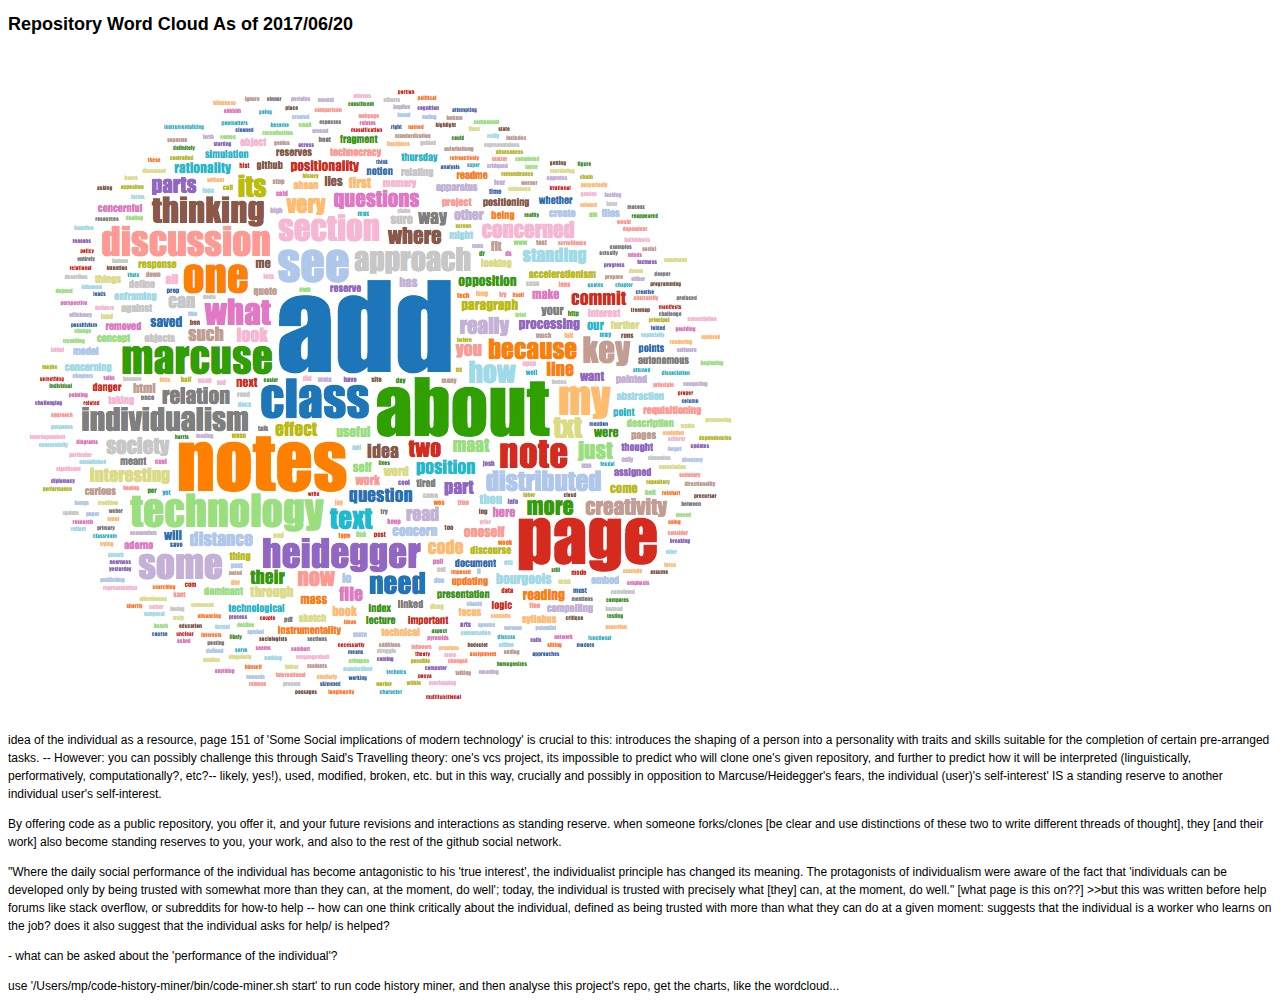
<file: docs/previous_index.html>
<!DOCTYPE html>
	<head>
		<!--<meta http-equiv="content-type" content="text/html; charset=utf-8" />
		<title>Tickle : Built with Processing and Processing.js</title>
		<link rel="icon"  type="image/x-icon" href="[data-uri]" />
		<meta name="Generator" content="Processing" />
		-->
				<style type="text/css">
	body {
	   line-height: normal;
	  font-family: Lucida Grande, Lucida Sans, Arial, Helvetica Neue, Verdana, Geneva, sans-serif;
	  font-size: 12px; font-weight: normal; text-decoration: none;
		  line-height: 1.5em;
	}
	a img { 
		border: 0px solid transparent;
	}
	a, a:link, a:visited, a:active, a:hover { 
		color: #cdcdcd; text-decoration: underline;
	}
	h1 {
	    font-family: Arial, Helvetica Neue, Verdana, Geneva, sans-serif;
		width: 100%; letter-spacing: 0.1em;
		margin-bottom: 1em; font-size: 1.65em;
	}
	canvas { 
		display: block; 
		outline: 0px; 
		margin-bottom: 1.5em; 
	}
	#content { 
		margin: 50px auto 0px auto; padding: 25px 25px 15px 25px;
		width: 640px; min-width: 300px; overflow: auto;
		border-left: 1px solid #444; border-top: 1px solid #444; 
		border-right: 1px solid #333; border-bottom: 1px solid #333;
		background-color: #3d3d3d;
	}
		</style>
		<!--[if lt IE 9]>
			<script type="text/javascript">alert("Your browser does not support the canvas tag.");</script>
		<![endif]-->
		<script src="processing.js" type="text/javascript"></script>
		<script type="text/javascript">
// convenience function to get the id attribute of generated sketch html element
function getProcessingSketchId () { return 'Tickle'; }
</script>

	</head>
	<body>
		<!--<div id="content">
			<div>
				<canvas id="Tickle" data-processing-sources="Tickle.pde" 
						width="640" height="360">
					<p>Your browser does not support the canvas tag.</p>
					
				</canvas>
				<noscript>
					<p>JavaScript is required to view the contents of this page.</p>
				</noscript>
	    	</div>
			<h1>I'm just testing out embedding a processing sketch into a webpage, using one of the interactivity examples in processingjs 2.1.1</h1>
    		<p id="description">Tickle. 
 
 The word "tickle" jitters when the cursor hovers over.
 Sometimes, it can be tickled off the screen.</p>
			<p id="sources">Source code: <a href="Tickle.pde">Tickle</a> </p>
			<p>
			Built with <a href="http://processing.org" title="Processing">Processing</a>
			and <a href="http://processingjs.org" title="Processing.js">Processing.js</a>
			</p>
			-->
		</div>
		<h2>Repository Word Cloud As of 2017/06/20</h2>
<img src="wordcloud.jpg" alt="word cloud" >


<p>
idea of the individual as a resource, page 151 of 'Some Social implications of modern technology' is crucial to this: introduces the shaping of a person into a personality with traits and skills suitable for the completion of certain pre-arranged tasks. 
	-- However: you can possibly challenge this through Said's Travelling theory: one's vcs project, its impossible to predict who will clone one's given repository, and further to predict how it will be interpreted (linguistically, performatively, computationally?, etc?-- likely, yes!), used, modified, broken, etc. but in this way, crucially and possibly in opposition to Marcuse/Heidegger's fears, the individual (user)'s self-interest' IS a standing reserve to another individual user's self-interest. 

	<p>By offering code as a public repository, you offer it, and your future revisions and interactions as standing reserve. when someone forks/clones [be clear and use distinctions of these two to write different threads of thought], they [and their work] also become standing reserves to you, your work, and also to the rest of the github social network. 

	<p>"Where the daily social performance of the individual 
has become antagonistic to his 'true interest', the 
individualist principle has changed its meaning. The 
protagonists of individualism were aware of the fact that 
'individuals can be developed only by being trusted with 
somewhat more than they can, at the moment, do well'; 
today, the individual is trusted with precisely what 
[they] can, at the moment, do well." [what page is this on??] 
>>but this was written before help forums like stack overflow, or subreddits for how-to help -- how can one think critically about the individual, defined as being trusted with more than what they can do at a given moment: suggests that the individual is a worker who learns on the job? does it also suggest that the individual asks for help/ is helped? 
<p>	- what can be asked about the 'performance of the individual'?

<p> use '/Users/mp/code-history-miner/bin/code-miner.sh start' to run code history miner, and then analyse this project's repo, get the charts, like the wordcloud...
	</body>
</html>
</file>
